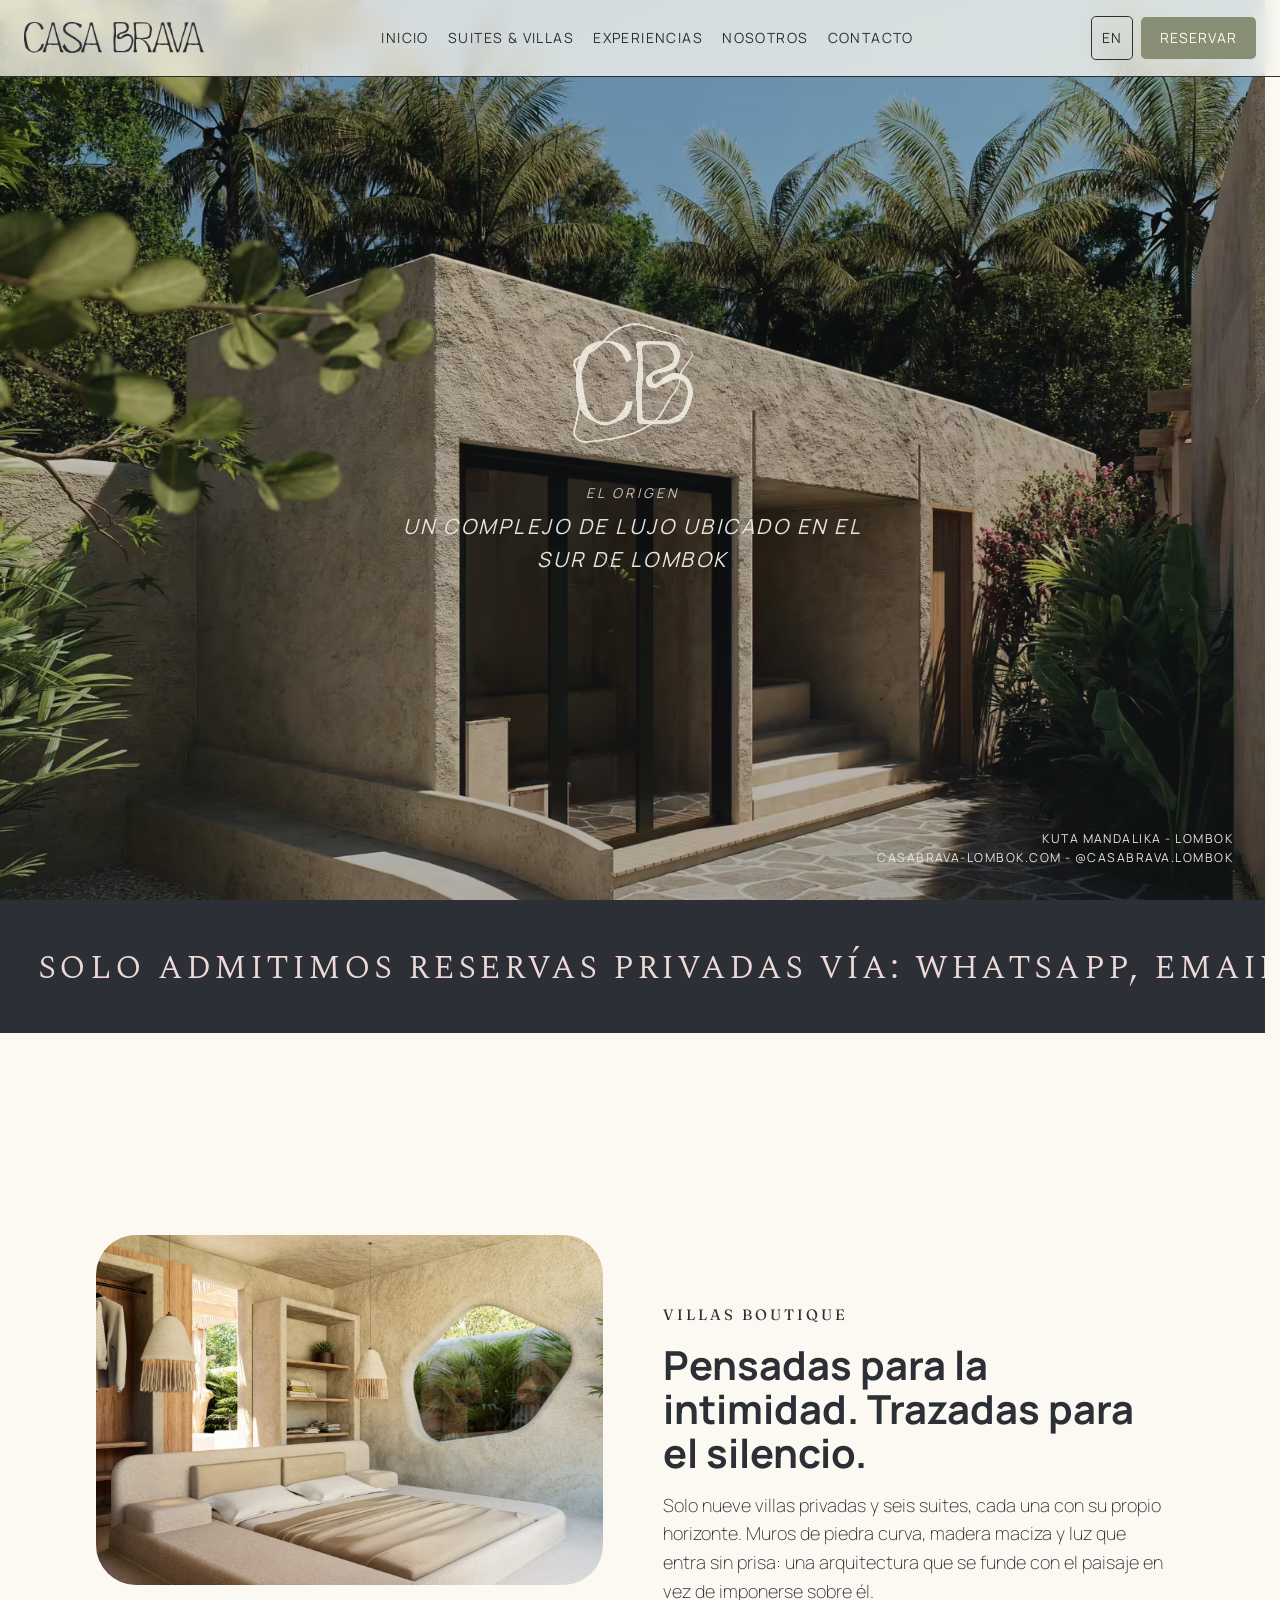
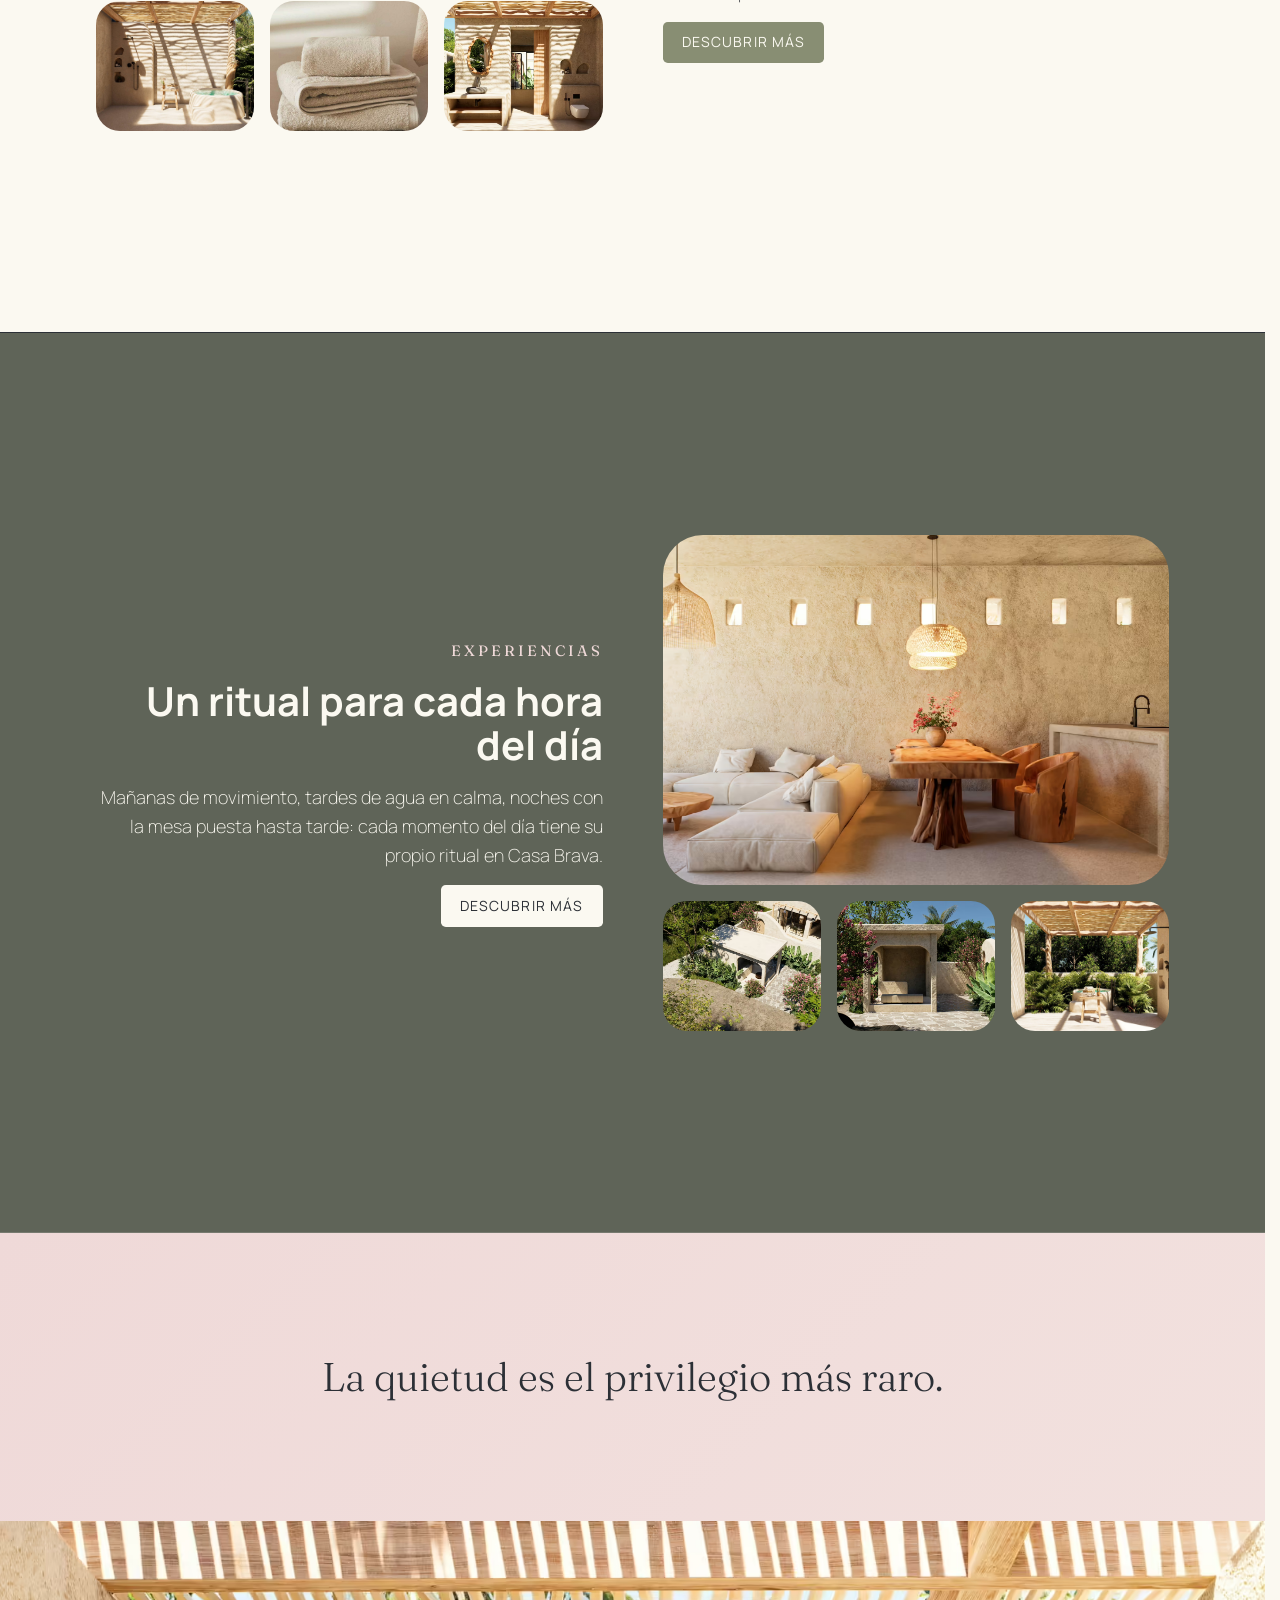
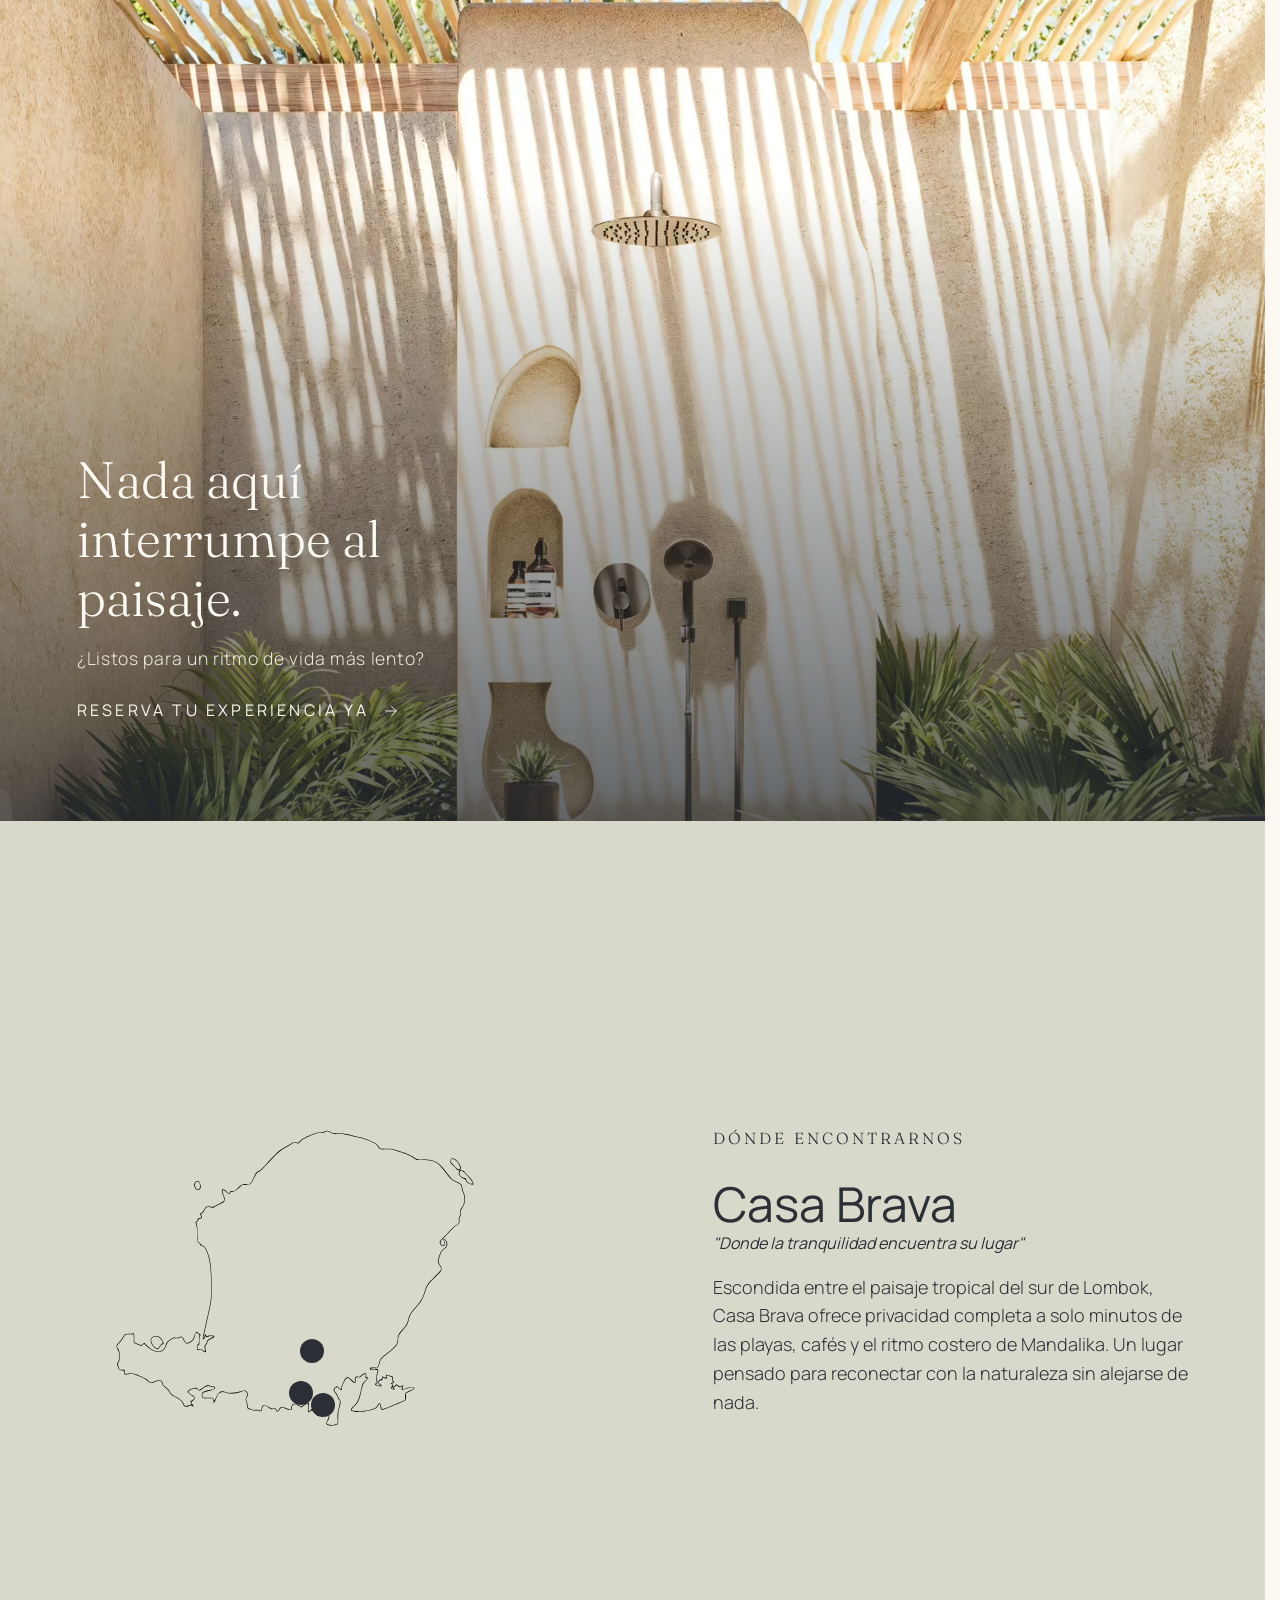
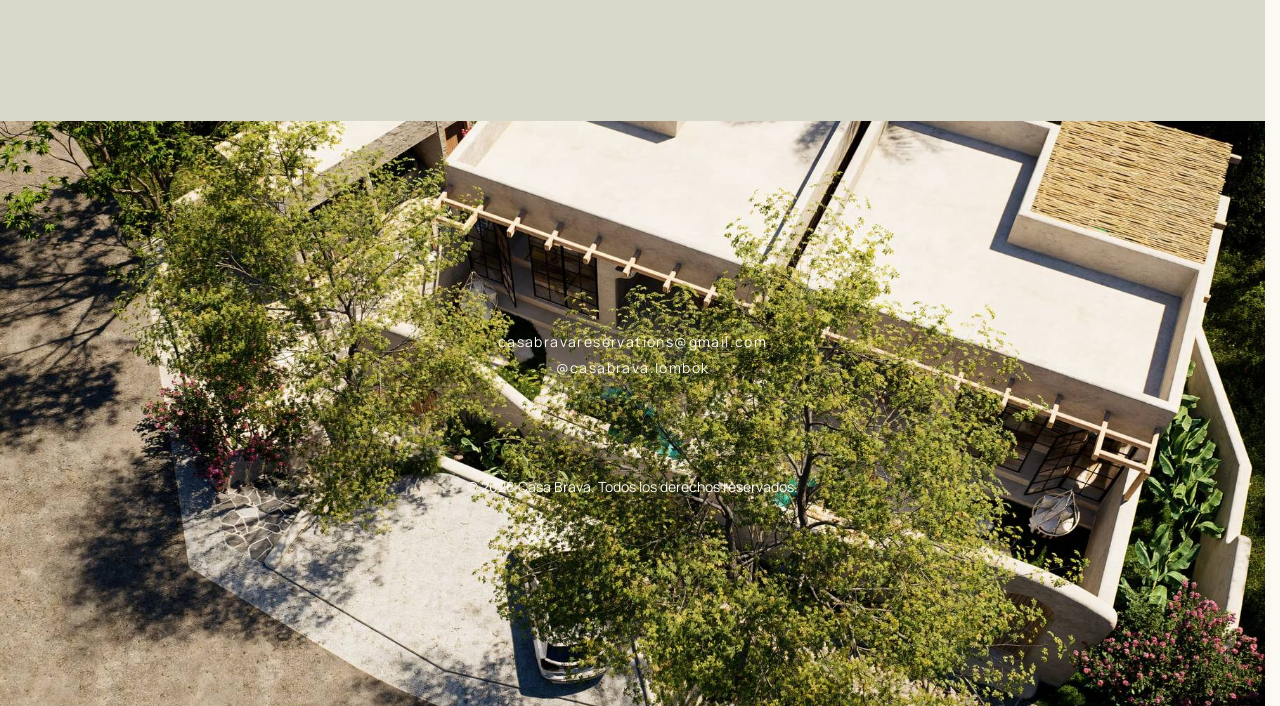
<file: index.html>
<!--
========================================================
Proyecto: Casa Brava
Autora: Marta Alarcón Rodríguez
Este proyecto ha sido desarrollado por la autora.
Durante el desarrollo se han utilizado herramientas
de Inteligencia Artificial (ChatGPT y Claude) como
apoyo para:
- revisión de código
- propuestas de diseño
- optimización de HTML, CSS y JavaScript
- copywriting
- detección de errores
- documentación
Todas las propuestas fueron revisadas, adaptadas
e integradas manualmente. Ver detalle completo en
la Memoria del proyecto, apartado "Uso de Inteligencia
Artificial".
========================================================
-->
<!DOCTYPE html>
<html lang="es">
<head>
    <meta charset="UTF-8">
    <meta name="viewport" content="width=device-width, initial-scale=1.0">
    <meta name="description" content="Casa Brava es un hotel boutique en Kuta Mandalika, Lombok. Villas privadas, suites de lujo y experiencias inmersas en la naturaleza.">
    <meta name="robots" content="index,follow">
    <title>Casa Brava | Boutique Hotel en Kuta Mandalika, Lombok</title>

    <link rel="icon" type="image/svg+xml" href="assets/icons/ISOTYPE/ISOTYPE.svg">

    <link rel="canonical" href="https://hellobymarta.github.io/casa-brava/">
    <link rel="alternate" hreflang="es" href="https://hellobymarta.github.io/casa-brava/">
    <link rel="alternate" hreflang="en" href="https://hellobymarta.github.io/casa-brava/en/">
    <link rel="alternate" hreflang="x-default" href="https://hellobymarta.github.io/casa-brava/">
    <meta property="og:type" content="website">
    <meta property="og:title" content="Casa Brava | Boutique Hotel en Kuta Mandalika, Lombok">
    <meta property="og:description" content="Villas privadas, suites de lujo y experiencias inmersas en la naturaleza en Lombok.">
    <meta property="og:image" content="https://hellobymarta.github.io/casa-brava/assets/images/home/CasaBrava-Hero.jpeg">
    <meta property="og:url" content="https://hellobymarta.github.io/casa-brava/">
    <meta name="title" content="Casa Brava | Boutique Hotel en Kuta Mandalika, Lombok">
    <meta name="twitter:card" content="summary_large_image">
    <meta name="twitter:url" content="https://hellobymarta.github.io/casa-brava/">
    <meta name="twitter:title" content="Casa Brava | Boutique Hotel en Kuta Mandalika, Lombok">
    <meta name="twitter:description" content="Villas privadas, suites de lujo y experiencias inmersas en la naturaleza en Lombok.">
    <meta name="twitter:image" content="https://hellobymarta.github.io/casa-brava/assets/images/home/CasaBrava-Hero.jpeg">

    <!-- Preconnect único para las tres familias tipográficas -->
    <link rel="preconnect" href="https://fonts.googleapis.com">
    <link rel="preconnect" href="https://fonts.gstatic.com" crossorigin>
    <!-- Spectral (peso 300) se usa exclusivamente en .Marquee-span (ver home.css);
         el resto del sitio usa Fraunces/Manrope -->
    <link href="https://fonts.googleapis.com/css2?family=Manrope:wght@200..800&family=Fraunces:opsz,wght@9..144,300..500&family=Spectral:wght@300&display=swap" rel="stylesheet">

    <!-- CSS: base compartida + estilos de Home -->
    <link rel="stylesheet" href="css/base.css">
    <link rel="stylesheet" href="css/home.css">

    <script src="js/main.js" defer></script>
    <script src="js/home.js" defer></script>
</head>

<body>
    <!-- Optimización SVG con Symbol -->
    <svg class="u-hidden" aria-hidden="true">
        <symbol id="icon-hamburger" viewBox="0 0 24 24" fill="none" stroke="currentColor" stroke-width="1" stroke-linecap="round" stroke-linejoin="round">
            <path d="M13 8c0-2.76-2.46-5-5.5-5S2 5.24 2 8h2l1-1 1 1h4"/>
            <path d="M13 7.14A5.82 5.82 0 0 1 16.5 6c3.04 0 5.5 2.24 5.5 5h-3l-1-1-1 1h-3"/>
            <path d="M5.89 9.71c-2.15 2.15-2.3 5.47-.35 7.43l4.24-4.25.7-.7.71-.71 2.12-2.12c-1.95-1.96-5.27-1.8-7.42.35"/>
            <path d="M11 15.5c.5 2.5-.17 4.5-1 6.5h4c2-5.5-.5-12-1-14"/>
        </symbol>
        <!-- Icono de flecha compartido con contact.html -->
        <symbol id="icon-arrow" viewBox="0 0 24 24" fill="none" stroke="currentColor" stroke-width="1.2" stroke-linecap="round" stroke-linejoin="round">
            <path d="M5 12h14"/>
            <path d="M13 6l6 6-6 6"/>
        </symbol>
    </svg>

    <!-- Overlay menú móvil -->
    <div class="MenuOverlay" aria-hidden="true"></div>

    <header class="Header">
        <h2 class="u-srOnly">Casa Brava, navegación principal</h2>

        <a href="index.html" class="Header-logoLink" aria-label="Ir al inicio" title="Casa Brava - Inicio">
            <img class="Header-logoImg" src="assets/icons/LOGO/LOGO-BLACK/LOGO-H1_BLACK.png" alt="Casa Brava Boutique Hotel logo" width="180" height="60">
        </a>

        <nav class="Header-nav" id="Main-menu" aria-label="Navegación principal">
            <ul class="Header-ul">
                <li class="Header-li"><a href="index.html" class="Header-a" title="Inicio" aria-current="page">Inicio</a></li>
                <li class="Header-li"><a href="html/villas-suites.html" class="Header-a" title="Suites y villas">Suites &amp; Villas</a></li>
                <li class="Header-li"><a href="html/experiences.html" class="Header-a" title="Experiencias">Experiencias</a></li>
                <li class="Header-li"><a href="html/about.html" class="Header-a" title="Sobre Casa Brava">Nosotros</a></li>
                <li class="Header-li"><a href="html/contact.html" class="Header-a" title="Contacto">Contacto</a></li>
            </ul>
        </nav>

        <button class="Header-hamburger" aria-label="Abrir menú de navegación" aria-controls="Main-menu" aria-expanded="false" title="Menú">
            <svg class="Header-icon" width="24" height="24">
                <use href="#icon-hamburger"></use>
            </svg>
        </button>

        <div class="Header-booking">
            <a href="en/index.html" class="LangSwitch" lang="en" hreflang="en" title="View this page in English" aria-label="View this page in English">EN</a>
            <a href="html/villas-suites.html" class="Button-book" title="Reservar">Reservar</a>
        </div>
    </header>

    <main class="Main">
        <!-- HERO -->
        <section class="Hero" id="hero" aria-labelledby="hero-title">
            <img src="assets/icons/ISOTYPE/ISOTYPE_WHITE.png" alt="" class="Hero-isoImg" width="120" height="120" aria-hidden="true">

            <picture>
                <source srcset="assets/images/home/CasaBrava-Hero.avif" type="image/avif">
                <source srcset="assets/images/home/CasaBrava-Hero.webp" type="image/webp">
                <img src="assets/images/home/CasaBrava-Hero.jpeg" alt="Fachada de Casa Brava con arquitectura contemporánea entre palmeras" class="Hero-img" width="1600" height="1200" fetchpriority="high">
            </picture>
            <!-- h1 visualmente oculto: mantiene un único h1 semántico para SEO/accesibilidad sin duplicar el titular visual -->
            <h1 class="u-srOnly" id="hero-title">Casa Brava Boutique Hotel</h1>

            <div class="Hero-subcontent">
                <p class="Hero-p">El origen</p>
                <p class="Hero-p">Un complejo de lujo ubicado en el sur de Lombok</p>
            </div>
            <div class="Hero-content">
                <p class="Hero-p Anexo">Kuta Mandalika - Lombok</p>
                <p class="Hero-p Anexo">casabrava-lombok.com - @casabrava.lombok</p>
            </div>

        </section>

        <!-- MARQUEE: banda decorativa/ambiental, marcada aria-hidden porque el mensaje
             ya está disponible en el formulario de contacto (contact.html). La animación
             se pausa al :hover en el CSS siguiendo el espíritu de WCAG 2.2.2 (el contenido
             en movimiento continuo debe poder detenerse). -->
        <div class="Marquee" aria-hidden="true">
            <div class="Marquee-row">
                <div class="Marquee-wrapper">
                    <span class="Marquee-span">solo admitimos reservas privadas vía: whatsapp, email o por teléfono</span>
                    <span class="Marquee-span">solo admitimos reservas privadas vía: whatsapp, email o por teléfono</span>
                </div>
                <div class="Marquee-wrapper">
                    <span class="Marquee-span">solo admitimos reservas privadas vía: whatsapp, email o por teléfono</span>
                    <span class="Marquee-span">solo admitimos reservas privadas vía: whatsapp, email o por teléfono</span>
                </div>
                <div class="Marquee-wrapper">
                    <span class="Marquee-span">solo admitimos reservas privadas vía: whatsapp, email o por teléfono</span>
                    <span class="Marquee-span">solo admitimos reservas privadas vía: whatsapp, email o por teléfono</span>
                </div>
            </div>
        </div>

        <!-- Feature Villas -->
        <section class="Feature Feature--villas">
            <div class="Feature-media">

                <button class="Feature-previewButton" data-image="assets/images/shared/carousel/CASABRAVA01.jpg" data-title="Villa privada" aria-label="Ver imagen de la villa">
                    <picture>
                        <source srcset="assets/images/shared/CASABRAVA01.avif" type="image/avif">
                        <source srcset="assets/images/shared/CASABRAVA01.webp" type="image/webp">
                        <img src="assets/images/shared/carousel/CASABRAVA01.jpg" alt="Dormitorio con ventana orgánica abierta al jardín tropical de Casa Brava" class="Feature-image" loading="lazy" width="800" height="350">
                    </picture>
                </button>

                <ul class="Feature-boxes">
<li class="Feature-boxesItem"><button class="Feature-previewButton" data-image="assets/images/shared/carousel/CASABRAVA20.jpg" data-title="Piscina privada" aria-label="Ver imagen de la piscina privada">
                        <img src="assets/images/shared/carousel/CASABRAVA20.jpg" alt="Piscina privada" loading="lazy" width="300" height="130" class="Feature-thumb">
                    </button></li>
<li class="Feature-boxesItem"><button class="Feature-previewButton" data-image="assets/images/home/CasaBrava-BrandTowels.jpg" data-title="Ropa de cama y toallas" aria-label="Ver imagen de la ropa de cama y toallas">
                        <img src="assets/images/home/CasaBrava-BrandTowels.jpg" alt="Ropa de cama y toallas" loading="lazy" width="300" height="130" class="Feature-thumb">
                    </button></li>
<li class="Feature-boxesItem"><button class="Feature-previewButton" data-image="assets/images/shared/carousel/CASABRAVA21.jpg" data-title="Baño y aseo" aria-label="Ver imagen del baño y aseo">
                        <picture>
                            <source srcset="assets/images/shared/CASABRAVA21.avif" type="image/avif">
                            <source srcset="assets/images/shared/CASABRAVA21.webp" type="image/webp">
                            <img src="assets/images/shared/carousel/CASABRAVA21.jpg" alt="Baño y aseo" loading="lazy" width="300" height="130" class="Feature-thumb">
                        </picture>
                    </button></li>
</ul>
            </div>

            <div class="Feature-content">
                <span class="Feature-subtitle">Villas boutique</span>
                <h2 class="Feature-title">Pensadas para la intimidad. Trazadas para el silencio.</h2>
                <p class="Feature-text">Solo nueve villas privadas y seis suites, cada una con su propio horizonte. Muros de piedra curva, madera maciza y luz que entra sin prisa: una arquitectura que se funde con el paisaje en vez de imponerse sobre él.</p>
                <a href="html/villas-suites.html" class="Feature-button" title="Descubrir más">Descubrir más</a>
            </div>
        </section>

        <!-- Feature Experiences -->
        <section class="Feature Feature--reverse">
            <div class="Feature-media">
                <button class="Feature-previewButton" data-image="assets/images/shared/carousel/CASABRAVA18.jpg" data-title="Experiencia de bienestar" aria-label="Ver imagen de la experiencia de bienestar">
                    <picture>
                        <source srcset="assets/images/shared/CASABRAVA18.avif" type="image/avif">
                        <source srcset="assets/images/shared/CASABRAVA18.webp" type="image/webp">
                        <img src="assets/images/shared/carousel/CASABRAVA18.jpg" alt="Salón con sofá bajo, mesa de centro y luz cálida de lámparas de fibra natural" class="Feature-image" loading="lazy" width="800" height="350">
                    </picture>
                </button>

                <ul class="Feature-boxes">
<li class="Feature-boxesItem"><button class="Feature-previewButton" data-image="assets/images/shared/carousel/CASABRAVA13.jpg" data-title="Terraza de Yoga" aria-label="Ver imagen de la terraza de yoga">
                        <picture>
                            <source srcset="assets/images/shared/CASABRAVA13.avif" type="image/avif">
                            <source srcset="assets/images/shared/CASABRAVA13.webp" type="image/webp">
                            <img src="assets/images/shared/carousel/CASABRAVA13.jpg" alt="Terraza de yoga" loading="lazy" width="300" height="130" class="Feature-thumb">
                        </picture>
                    </button></li>
<li class="Feature-boxesItem"><button class="Feature-previewButton" data-image="assets/images/shared/carousel/CASABRAVA14.jpg" data-title="Agua fría" aria-label="Ver imagen de la bañera de agua fría">
                        <picture>
                            <source srcset="assets/images/shared/CASABRAVA14.avif" type="image/avif">
                            <source srcset="assets/images/shared/CASABRAVA14.webp" type="image/webp">
                            <img src="assets/images/shared/carousel/CASABRAVA14.jpg" alt="Bañera de agua fría bajo la pérgola de bambú" loading="lazy" width="300" height="130" class="Feature-thumb">
                        </picture>
                    </button></li>
<li class="Feature-boxesItem"><button class="Feature-previewButton" data-image="assets/images/shared/carousel/CASABRAVA25.jpg" data-title="Jacuzzi" aria-label="Ver imagen del jacuzzi">
                        <img src="assets/images/shared/carousel/CASABRAVA25.jpg" alt="Jacuzzi de piedra bajo una pérgola natural en Casa Brava" loading="lazy" width="300" height="130" class="Feature-thumb">
                    </button></li>
</ul>
            </div>

            <div class="Feature-content Content--reverse">
                <span class="Feature-subtitle">Experiencias</span>
                <h2 class="Feature-title">Un ritual para cada hora del día</h2>
                <p class="Feature-text">Mañanas de movimiento, tardes de agua en calma, noches con la mesa puesta hasta tarde: cada momento del día tiene su propio ritual en Casa Brava.</p>
                <a href="html/experiences.html" class="Feature-button" title="Descubrir más">Descubrir más</a>
            </div>

        </section>

        <!-- INTERLUDIO: pausa editorial sin fotografía entre Experiences y Closing.
             El texto es contenido real (no decorativo), por lo que la sección es
             perceptible por lectores de pantalla. -->
        <section class="Interlude">
            <h2 class="u-srOnly">Una pausa</h2>
            <p class="Interlude-quote">La quietud es el privilegio más raro.</p>
        </section>

        <!-- PREVIEW: lightbox modal de las miniaturas Feature, controlado por js/home.js -->
        <div class="Preview" aria-hidden="true">
            <div class="Preview-backdrop"></div>
            <figure class="Preview-dialog" role="dialog" aria-modal="true" aria-label="Vista ampliada de la imagen">
                <button type="button" class="Preview-close" aria-label="Cerrar vista ampliada">&times;</button>
                <img alt="" class="Preview-image">
                <figcaption class="Preview-caption"></figcaption>
            </figure>
        </div>

        <!-- CLOSING: cierre fotográfico a pantalla completa antes del CTA final -->
        <section class="Closing">
            <h2 class="u-srOnly">Reserva tu experiencia</h2>
            <picture>
                <source srcset="assets/images/shared/CASABRAVA24.avif" type="image/avif">
                <source srcset="assets/images/shared/CASABRAVA24.webp" type="image/webp">
                <img src="assets/images/shared/carousel/CASABRAVA24.jpg" alt="Ducha exterior de piedra entre plantas tropicales en Casa Brava" class="Closing-img" width="1600" height="2133" loading="lazy">
            </picture>
            <div class="Closing-content">
                <p class="Container-p">Nada aquí interrumpe al paisaje.</p>
                <p class="Cta-p">¿Listos para un ritmo de vida más lento?</p>
                <a href="html/contact.html" class="Cta-button" title="Reserva tu experiencia ya">
                    <span>Reserva tu experiencia ya</span>
                    <svg class="Cta-buttonIcon" width="18" height="18" aria-hidden="true"><use href="#icon-arrow"></use></svg>
                </a>
            </div>
        </section>

        <!-- LOCATION -->
        <section class="Location">
            <div class="Location-map">
                <div class="Location-mapWrapper">
                      <img class="Location-mapSvg" src="assets/images/home/mapa-isla.svg" alt="Mapa de Mandalika con ubicaciones" loading="lazy" width="1163" height="789">

                        <ul class="Location-hotspots">
<li class="Location-hotspotsItem"><button class="Location-hotspot isActive" data-location="casa-brava" aria-label="Casa Brava">
                                <span class="Location-hotspotPulse"></span>
                                <span class="Location-hotspotCenter"></span>
                            </button></li>
<li class="Location-hotspotsItem"><button class="Location-hotspot" data-location="playas" aria-label="Playas">
                                <span class="Location-hotspotPulse"></span>
                                <span class="Location-hotspotCenter"></span>
                            </button></li>
<li class="Location-hotspotsItem"><button class="Location-hotspot" data-location="kuta" aria-label="Centro de Kuta">
                                <span class="Location-hotspotPulse"></span>
                                <span class="Location-hotspotCenter"></span>
                            </button></li>
</ul>

                        <!-- Tarjeta flotante con la información del punto activo en el mapa -->
                        <aside class="Location-preview">
                            <figure class="Location-previewFigure">
                                <img class="Location-previewImg" src="assets/images/home/casa-brava.jpg" alt="Casa Brava" width="1179" height="1418" loading="lazy">
                            </figure>
                            <div class="Location-previewBody">
                                <span class="Location-previewLabel">Casa Brava</span>
                            </div>
                        </aside>
                </div>
            </div>

            <div class="Location-content">
                <span class="Location-subtitulo">Dónde encontrarnos</span>

                <div id="info-casa-brava" class="Location-panel isActive">
                    <h2 class="Location-title">Casa Brava</h2>
                    <p class="Location-quote">"Donde la tranquilidad encuentra su lugar"</p>
                    <p class="Location-description">Escondida entre el paisaje tropical del sur de Lombok, Casa Brava ofrece privacidad completa a solo minutos de las playas, cafés y el ritmo costero de Mandalika. Un lugar pensado para reconectar con la naturaleza sin alejarse de nada.</p>
                </div>

                <div id="info-playas" class="Location-panel">
                    <h2 class="Location-title">Playas y surf</h2>
                    <p class="Location-quote">"Aguas turquesas, horizontes sin fin"</p>
                    <p class="Location-description">A un paso de Casa Brava: la arena blanca de Tanjung Aan, el ambiente relajado de Kuta Beach y las olas de nivel mundial de Gerupuk — cada tramo de costa muestra una cara distinta de Lombok.</p>
                </div>

                <div id="info-kuta" class="Location-panel">
                    <h2 class="Location-title">Centro de Kuta</h2>
                    <p class="Location-quote">"El corazón vivo de la isla"</p>
                    <p class="Location-description">A pocos minutos, Kuta invita a explorar su cultura de café, boutiques cuidadosamente seleccionadas y una escena gastronómica que mezcla sabores locales e internacionales.</p>
                </div>
            </div>
        </section>

    </main>

    <!-- FOOTER: fotografía panorámica de cierre, distinta en cada página del sitio -->
    <footer class="Footer">
        <img src="assets/images/shared/carousel/CASABRAVA02.jpg" alt="Vista aérea de Casa Brava entre la vegetación de Lombok" class="Footer-img" width="2560" height="1920" loading="lazy">
        <div class="Footer-wrapper">
            <div class="Footer-primary">
                <ul class="Footer-ul">
                    <li><a href="mailto:casabravareservations@gmail.com" class="Footer-link" title="Escribir un email a Casa Brava">casabravareservations@gmail.com</a></li>
                    <li><a href="https://www.instagram.com/casabrava.lombok/" class="Footer-link" target="_blank" rel="noopener noreferrer" title="@casabrava.lombok">@casabrava.lombok</a></li>
                </ul>
            </div>
            <div class="Footer-secondary">
                <p class="Footer-copy">&copy; 2026 Casa Brava. Todos los derechos reservados.</p>
            </div>
        </div>
    </footer>

</body>

</html>
</file>
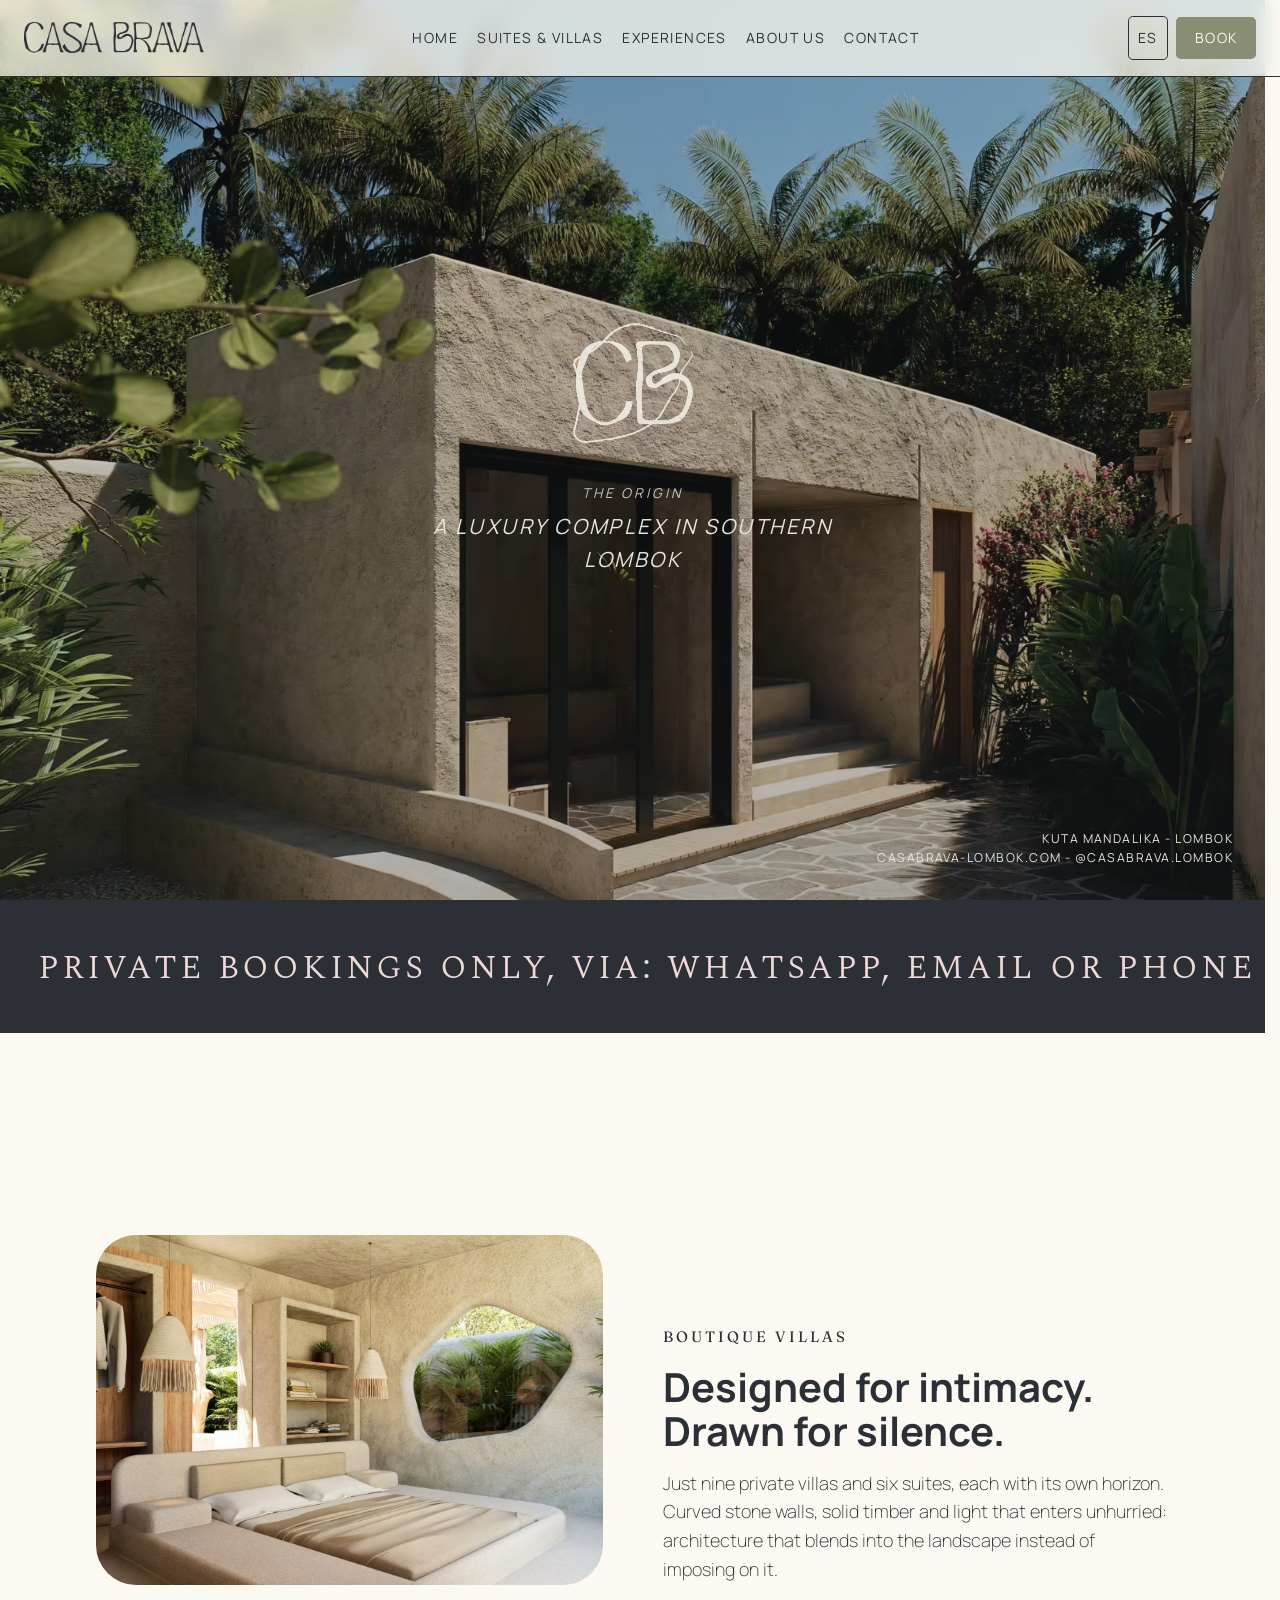
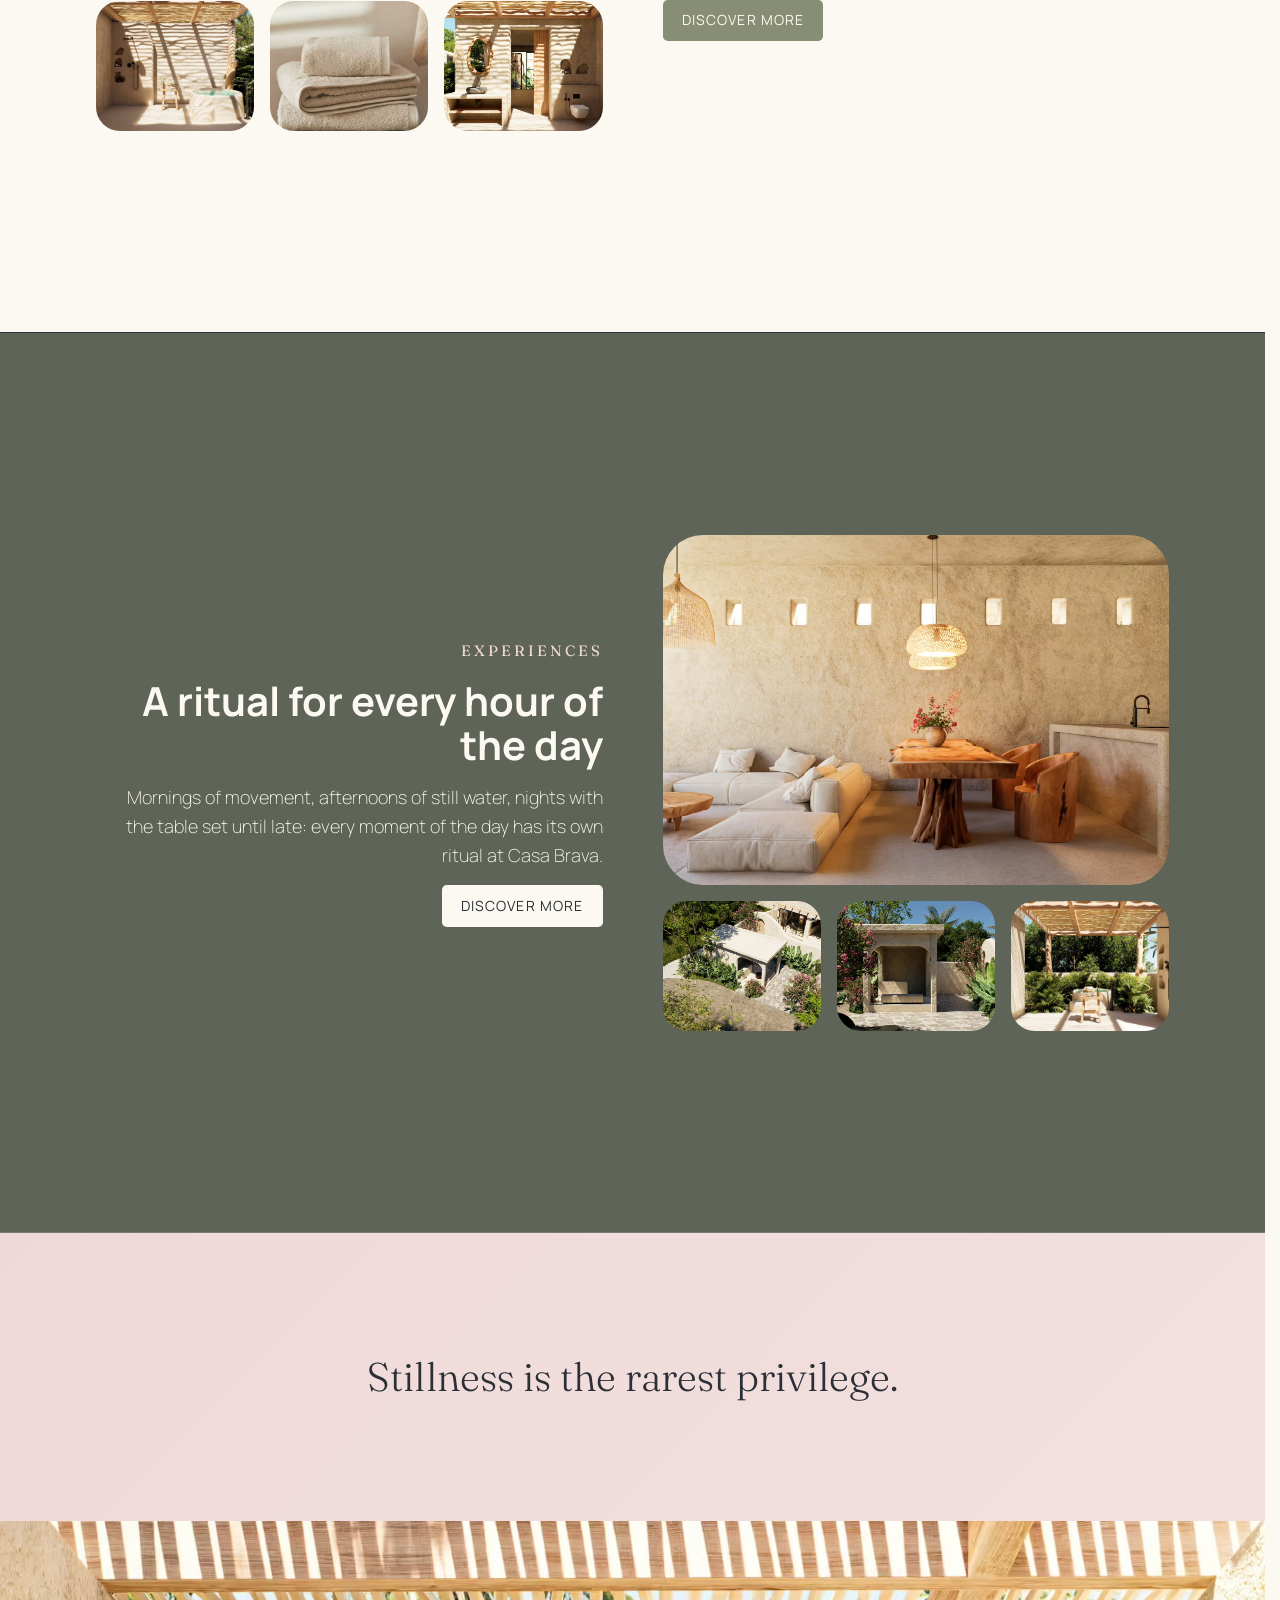
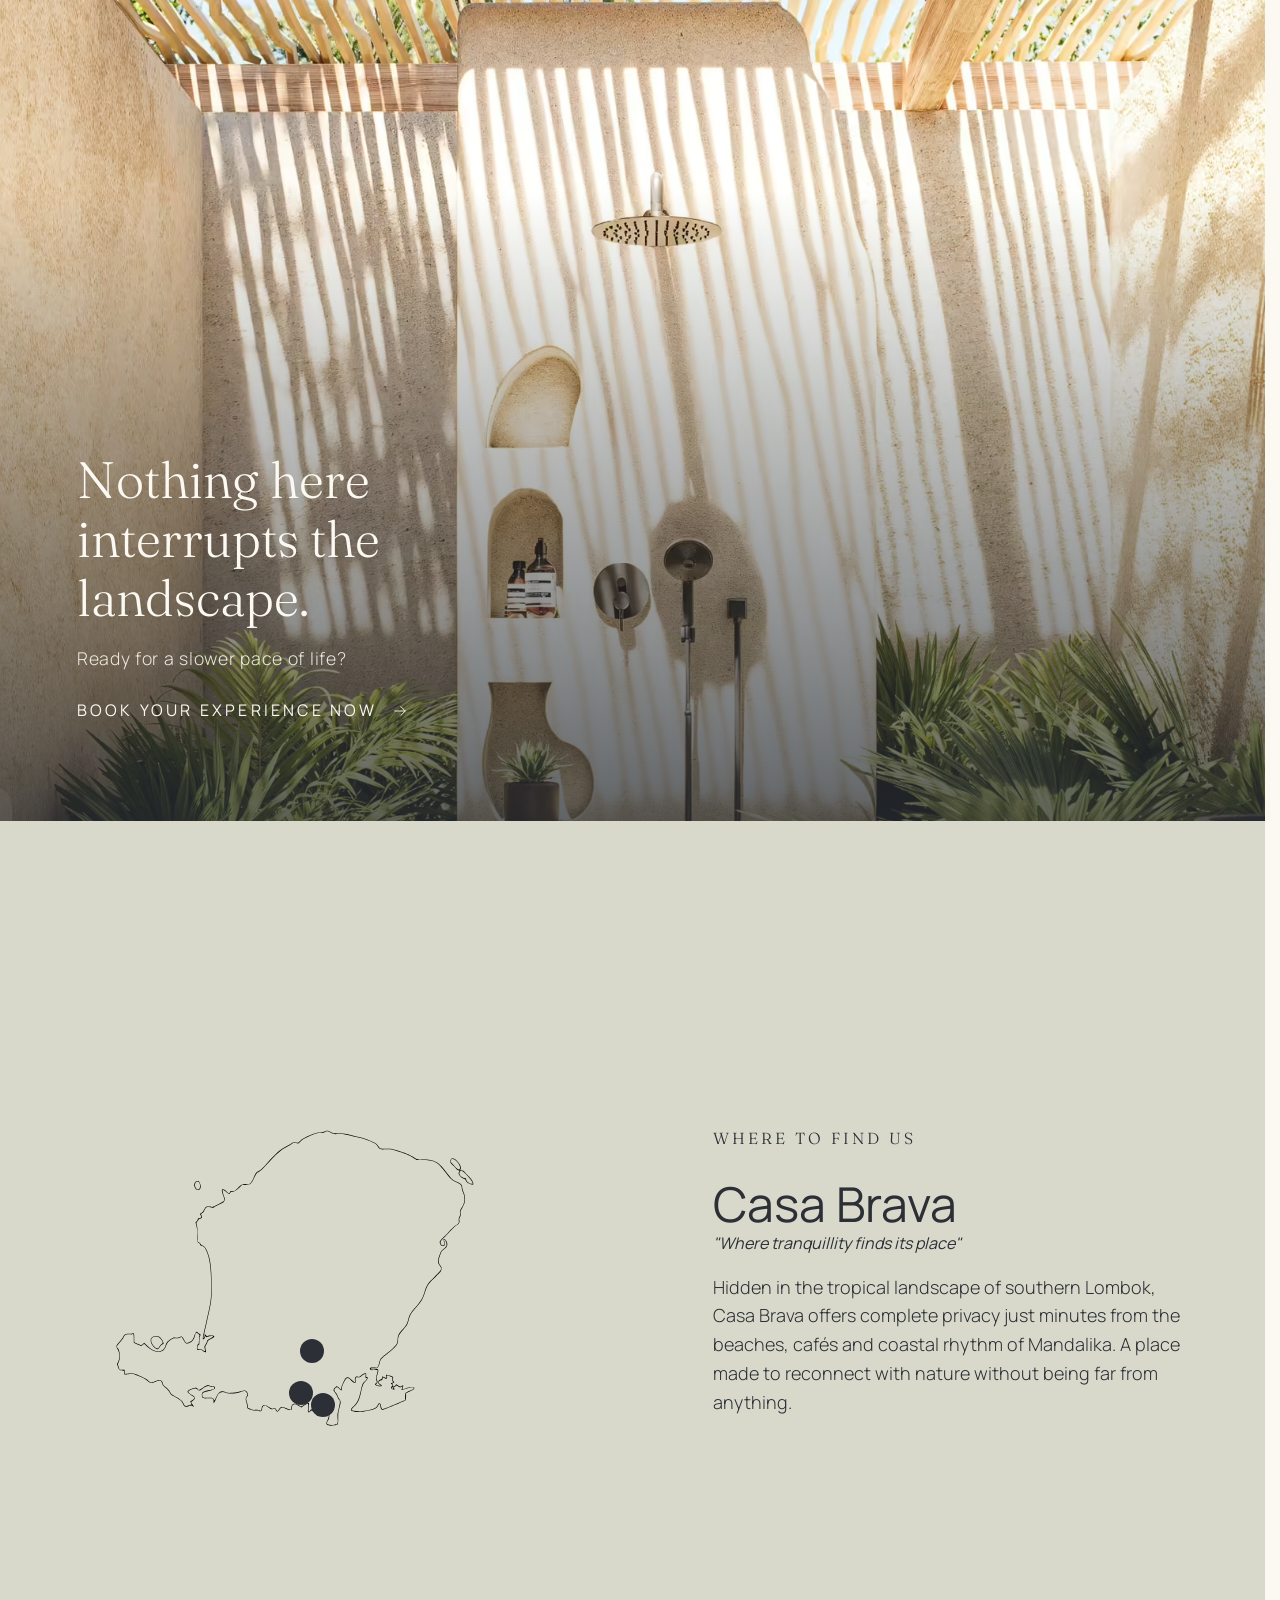
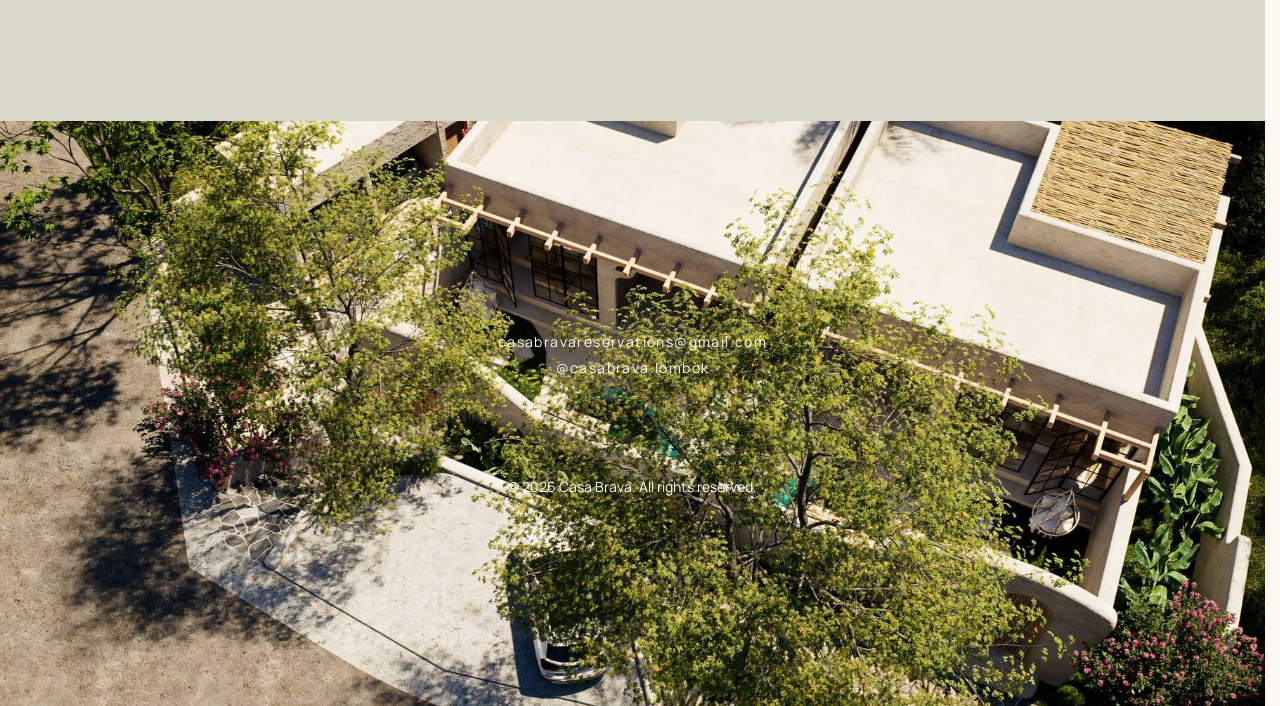
<file: en/index.html>
<!--
========================================================
Proyecto: Casa Brava
Autora: Marta Alarcón Rodríguez
Este proyecto ha sido desarrollado por la autora.
Durante el desarrollo se han utilizado herramientas
de Inteligencia Artificial (ChatGPT y Claude) como
apoyo para:
- revisión de código
- propuestas de diseño
- optimización de HTML, CSS y JavaScript
- copywriting
- detección de errores
- documentación
Todas las propuestas fueron revisadas, adaptadas
e integradas manualmente. Ver detalle completo en
la Memoria del proyecto, apartado "Uso de Inteligencia
Artificial".
========================================================
-->
<!DOCTYPE html>
<html lang="en">
<head>
    <meta charset="UTF-8">
    <meta name="viewport" content="width=device-width, initial-scale=1.0">
    <meta name="description" content="Casa Brava is a boutique hotel in Kuta Mandalika, Lombok. Private villas, luxury suites and experiences immersed in nature.">
    <meta name="robots" content="index,follow">
    <title>Casa Brava | Boutique Hotel in Kuta Mandalika, Lombok</title>

    <link rel="icon" type="image/svg+xml" href="../assets/icons/ISOTYPE/ISOTYPE.svg">

    <link rel="canonical" href="https://hellobymarta.github.io/casa-brava/en/">
    <link rel="alternate" hreflang="es" href="https://hellobymarta.github.io/casa-brava/">
    <link rel="alternate" hreflang="en" href="https://hellobymarta.github.io/casa-brava/en/">
    <link rel="alternate" hreflang="x-default" href="https://hellobymarta.github.io/casa-brava/">
    <meta property="og:type" content="website">
    <meta property="og:title" content="Casa Brava | Boutique Hotel in Kuta Mandalika, Lombok">
    <meta property="og:description" content="Private villas, luxury suites and experiences immersed in nature in Lombok.">
    <meta property="og:image" content="https://hellobymarta.github.io/casa-brava/assets/images/home/CasaBrava-Hero.jpeg">
    <meta property="og:url" content="https://hellobymarta.github.io/casa-brava/en/">
    <meta name="title" content="Casa Brava | Boutique Hotel in Kuta Mandalika, Lombok">
    <meta name="twitter:card" content="summary_large_image">
    <meta name="twitter:url" content="https://hellobymarta.github.io/casa-brava/en/">
    <meta name="twitter:title" content="Casa Brava | Boutique Hotel in Kuta Mandalika, Lombok">
    <meta name="twitter:description" content="Private villas, luxury suites and experiences immersed in nature in Lombok.">
    <meta name="twitter:image" content="https://hellobymarta.github.io/casa-brava/assets/images/home/CasaBrava-Hero.jpeg">

    <!-- Preconnect único para las tres familias tipográficas -->
    <link rel="preconnect" href="https://fonts.googleapis.com">
    <link rel="preconnect" href="https://fonts.gstatic.com" crossorigin>
    <!-- Spectral (peso 300) se usa exclusivamente en .Marquee-span (ver home.css);
         el resto del sitio usa Fraunces/Manrope -->
    <link href="https://fonts.googleapis.com/css2?family=Manrope:wght@200..800&family=Fraunces:opsz,wght@9..144,300..500&family=Spectral:wght@300&display=swap" rel="stylesheet">

    <!-- CSS: base compartida + estilos de Home -->
    <link rel="stylesheet" href="../css/base.css">
    <link rel="stylesheet" href="../css/home.css">

    <script src="../js/main.js" defer></script>
    <script src="../js/home.js" defer></script>
</head>

<body>
    <!-- Optimización SVG con Symbol -->
    <svg class="u-hidden" aria-hidden="true">
        <symbol id="icon-hamburger" viewBox="0 0 24 24" fill="none" stroke="currentColor" stroke-width="1" stroke-linecap="round" stroke-linejoin="round">
            <path d="M13 8c0-2.76-2.46-5-5.5-5S2 5.24 2 8h2l1-1 1 1h4"/>
            <path d="M13 7.14A5.82 5.82 0 0 1 16.5 6c3.04 0 5.5 2.24 5.5 5h-3l-1-1-1 1h-3"/>
            <path d="M5.89 9.71c-2.15 2.15-2.3 5.47-.35 7.43l4.24-4.25.7-.7.71-.71 2.12-2.12c-1.95-1.96-5.27-1.8-7.42.35"/>
            <path d="M11 15.5c.5 2.5-.17 4.5-1 6.5h4c2-5.5-.5-12-1-14"/>
        </symbol>
        <!-- Icono de flecha compartido con contact.html -->
        <symbol id="icon-arrow" viewBox="0 0 24 24" fill="none" stroke="currentColor" stroke-width="1.2" stroke-linecap="round" stroke-linejoin="round">
            <path d="M5 12h14"/>
            <path d="M13 6l6 6-6 6"/>
        </symbol>
    </svg>

    <!-- Overlay menú móvil -->
    <div class="MenuOverlay" aria-hidden="true"></div>

    <header class="Header">
        <h2 class="u-srOnly">Casa Brava, main navigation</h2>

        <a href="index.html" class="Header-logoLink" aria-label="Go to home page" title="Casa Brava - Home">
            <img class="Header-logoImg" src="../assets/icons/LOGO/LOGO-BLACK/LOGO-H1_BLACK.png" alt="Casa Brava Boutique Hotel logo" width="180" height="60">
        </a>

        <nav class="Header-nav" id="Main-menu" aria-label="Main navigation">
            <ul class="Header-ul">
                <li class="Header-li"><a href="index.html" class="Header-a" title="Home" aria-current="page">Home</a></li>
                <li class="Header-li"><a href="html/villas-suites.html" class="Header-a" title="Suites and villas">Suites &amp; Villas</a></li>
                <li class="Header-li"><a href="html/experiences.html" class="Header-a" title="Experiences">Experiences</a></li>
                <li class="Header-li"><a href="html/about.html" class="Header-a" title="About Casa Brava">About us</a></li>
                <li class="Header-li"><a href="html/contact.html" class="Header-a" title="Contact">Contact</a></li>
            </ul>
        </nav>

        <button class="Header-hamburger" aria-label="Open navigation menu" aria-controls="Main-menu" aria-expanded="false" title="Menu">
            <svg class="Header-icon" width="24" height="24">
                <use href="#icon-hamburger"></use>
            </svg>
        </button>

        <div class="Header-booking">
            <a href="../index.html" class="LangSwitch" lang="es" hreflang="es" title="Ver esta página en español" aria-label="Ver esta página en español">ES</a>
            <a href="html/villas-suites.html" class="Button-book" title="Book">Book</a>
        </div>
    </header>

    <main class="Main">
        <!-- HERO -->
        <section class="Hero" id="hero" aria-labelledby="hero-title">
            <img src="../assets/icons/ISOTYPE/ISOTYPE_WHITE.png" alt="" class="Hero-isoImg" width="120" height="120" aria-hidden="true">

            <picture>
                <source srcset="../assets/images/home/CasaBrava-Hero.avif" type="image/avif">
                <source srcset="../assets/images/home/CasaBrava-Hero.webp" type="image/webp">
                <img src="../assets/images/home/CasaBrava-Hero.jpeg" alt="Casa Brava facade with contemporary architecture among palm trees" class="Hero-img" width="1600" height="1200" fetchpriority="high">
            </picture>
            <!-- h1 visualmente oculto: mantiene un único h1 semántico para SEO/accesibilidad sin duplicar el titular visual -->
            <h1 class="u-srOnly" id="hero-title">Casa Brava Boutique Hotel</h1>

            <div class="Hero-subcontent">
                <p class="Hero-p">The origin</p>
                <p class="Hero-p">A luxury complex in southern Lombok</p>
            </div>
            <div class="Hero-content">
                <p class="Hero-p Anexo">Kuta Mandalika - Lombok</p>
                <p class="Hero-p Anexo">casabrava-lombok.com - @casabrava.lombok</p>
            </div>

        </section>

        <!-- MARQUEE: banda decorativa/ambiental, marcada aria-hidden porque el mensaje
             ya está disponible en el formulario de contacto (contact.html). La animación
             se pausa al :hover en el CSS siguiendo el espíritu de WCAG 2.2.2 (el contenido
             en movimiento continuo debe poder detenerse). -->
        <div class="Marquee" aria-hidden="true">
            <div class="Marquee-row">
                <div class="Marquee-wrapper">
                    <span class="Marquee-span">private bookings only, via: whatsapp, email or phone</span>
                    <span class="Marquee-span">private bookings only, via: whatsapp, email or phone</span>
                </div>
                <div class="Marquee-wrapper">
                    <span class="Marquee-span">private bookings only, via: whatsapp, email or phone</span>
                    <span class="Marquee-span">private bookings only, via: whatsapp, email or phone</span>
                </div>
                <div class="Marquee-wrapper">
                    <span class="Marquee-span">private bookings only, via: whatsapp, email or phone</span>
                    <span class="Marquee-span">private bookings only, via: whatsapp, email or phone</span>
                </div>
            </div>
        </div>

        <!-- Feature Villas -->
        <section class="Feature Feature--villas">
            <div class="Feature-media">

                <button class="Feature-previewButton" data-image="assets/images/shared/carousel/CASABRAVA01.jpg" data-title="Private villa" aria-label="View villa image">
                    <picture>
                        <source srcset="../assets/images/shared/CASABRAVA01.avif" type="image/avif">
                        <source srcset="../assets/images/shared/CASABRAVA01.webp" type="image/webp">
                        <img src="../assets/images/shared/carousel/CASABRAVA01.jpg" alt="Bedroom with an organic window opening onto Casa Brava's tropical garden" class="Feature-image" loading="lazy" width="800" height="350">
                    </picture>
                </button>

                <ul class="Feature-boxes">
<li class="Feature-boxesItem"><button class="Feature-previewButton" data-image="assets/images/shared/carousel/CASABRAVA20.jpg" data-title="Private pool" aria-label="View private pool image">
                        <img src="../assets/images/shared/carousel/CASABRAVA20.jpg" alt="Private pool" loading="lazy" width="300" height="130" class="Feature-thumb">
                    </button></li>
<li class="Feature-boxesItem"><button class="Feature-previewButton" data-image="assets/images/home/CasaBrava-BrandTowels.jpg" data-title="Bed linen and towels" aria-label="View bed linen and towels image">
                        <img src="../assets/images/home/CasaBrava-BrandTowels.jpg" alt="Bed linen and towels" loading="lazy" width="300" height="130" class="Feature-thumb">
                    </button></li>
<li class="Feature-boxesItem"><button class="Feature-previewButton" data-image="assets/images/shared/carousel/CASABRAVA21.jpg" data-title="Bathroom" aria-label="View bathroom image">
                        <picture>
                            <source srcset="../assets/images/shared/CASABRAVA21.avif" type="image/avif">
                            <source srcset="../assets/images/shared/CASABRAVA21.webp" type="image/webp">
                            <img src="../assets/images/shared/carousel/CASABRAVA21.jpg" alt="Bathroom" loading="lazy" width="300" height="130" class="Feature-thumb">
                        </picture>
                    </button></li>
</ul>
            </div>

            <div class="Feature-content">
                <span class="Feature-subtitle">Boutique villas</span>
                <h2 class="Feature-title">Designed for intimacy. Drawn for silence.</h2>
                <p class="Feature-text">Just nine private villas and six suites, each with its own horizon. Curved stone walls, solid timber and light that enters unhurried: architecture that blends into the landscape instead of imposing on it.</p>
                <a href="html/villas-suites.html" class="Feature-button" title="Discover more">Discover more</a>
            </div>
        </section>

        <!-- Feature Experiences -->
        <section class="Feature Feature--reverse">
            <div class="Feature-media">
                <button class="Feature-previewButton" data-image="assets/images/shared/carousel/CASABRAVA18.jpg" data-title="Wellness experience" aria-label="View wellness experience image">
                    <picture>
                        <source srcset="../assets/images/shared/CASABRAVA18.avif" type="image/avif">
                        <source srcset="../assets/images/shared/CASABRAVA18.webp" type="image/webp">
                        <img src="../assets/images/shared/carousel/CASABRAVA18.jpg" alt="Living room with a low sofa, coffee table and warm light from natural-fibre lamps" class="Feature-image" loading="lazy" width="800" height="350">
                    </picture>
                </button>

                <ul class="Feature-boxes">
<li class="Feature-boxesItem"><button class="Feature-previewButton" data-image="assets/images/shared/carousel/CASABRAVA13.jpg" data-title="Yoga terrace" aria-label="View yoga terrace image">
                        <picture>
                            <source srcset="../assets/images/shared/CASABRAVA13.avif" type="image/avif">
                            <source srcset="../assets/images/shared/CASABRAVA13.webp" type="image/webp">
                            <img src="../assets/images/shared/carousel/CASABRAVA13.jpg" alt="Yoga terrace" loading="lazy" width="300" height="130" class="Feature-thumb">
                        </picture>
                    </button></li>
<li class="Feature-boxesItem"><button class="Feature-previewButton" data-image="assets/images/shared/carousel/CASABRAVA14.jpg" data-title="Cold plunge" aria-label="View cold plunge tub image">
                        <picture>
                            <source srcset="../assets/images/shared/CASABRAVA14.avif" type="image/avif">
                            <source srcset="../assets/images/shared/CASABRAVA14.webp" type="image/webp">
                            <img src="../assets/images/shared/carousel/CASABRAVA14.jpg" alt="Cold plunge tub under the bamboo pergola" loading="lazy" width="300" height="130" class="Feature-thumb">
                        </picture>
                    </button></li>
<li class="Feature-boxesItem"><button class="Feature-previewButton" data-image="assets/images/shared/carousel/CASABRAVA25.jpg" data-title="Jacuzzi" aria-label="View jacuzzi image">
                        <img src="../assets/images/shared/carousel/CASABRAVA25.jpg" alt="Stone jacuzzi under a natural pergola at Casa Brava" loading="lazy" width="300" height="130" class="Feature-thumb">
                    </button></li>
</ul>
            </div>

            <div class="Feature-content Content--reverse">
                <span class="Feature-subtitle">Experiences</span>
                <h2 class="Feature-title">A ritual for every hour of the day</h2>
                <p class="Feature-text">Mornings of movement, afternoons of still water, nights with the table set until late: every moment of the day has its own ritual at Casa Brava.</p>
                <a href="html/experiences.html" class="Feature-button" title="Discover more">Discover more</a>
            </div>

        </section>

        <!-- INTERLUDIO: pausa editorial sin fotografía entre Experiences y Closing.
             El texto es contenido real (no decorativo), por lo que la sección es
             perceptible por lectores de pantalla. -->
        <section class="Interlude">
            <h2 class="u-srOnly">A pause</h2>
            <p class="Interlude-quote">Stillness is the rarest privilege.</p>
        </section>

        <!-- PREVIEW: lightbox modal de las miniaturas Feature, controlado por js/home.js -->
        <div class="Preview" aria-hidden="true">
            <div class="Preview-backdrop"></div>
            <figure class="Preview-dialog" role="dialog" aria-modal="true" aria-label="Enlarged image view">
                <button type="button" class="Preview-close" aria-label="Close enlarged view">&times;</button>
                <img alt="" class="Preview-image">
                <figcaption class="Preview-caption"></figcaption>
            </figure>
        </div>

        <!-- CLOSING: cierre fotográfico a pantalla completa antes del CTA final -->
        <section class="Closing">
            <h2 class="u-srOnly">Book your experience</h2>
            <picture>
                <source srcset="../assets/images/shared/CASABRAVA24.avif" type="image/avif">
                <source srcset="../assets/images/shared/CASABRAVA24.webp" type="image/webp">
                <img src="../assets/images/shared/carousel/CASABRAVA24.jpg" alt="Stone outdoor shower among tropical plants at Casa Brava" class="Closing-img" width="1600" height="2133" loading="lazy">
            </picture>
            <div class="Closing-content">
                <p class="Container-p">Nothing here interrupts the landscape.</p>
                <p class="Cta-p">Ready for a slower pace of life?</p>
                <a href="html/contact.html" class="Cta-button" title="Book your experience now">
                    <span>Book your experience now</span>
                    <svg class="Cta-buttonIcon" width="18" height="18" aria-hidden="true"><use href="#icon-arrow"></use></svg>
                </a>
            </div>
        </section>

        <!-- LOCATION -->
        <section class="Location">
            <div class="Location-map">
                <div class="Location-mapWrapper">
                      <img class="Location-mapSvg" src="../assets/images/home/mapa-isla.svg" alt="Map of Mandalika with locations" loading="lazy" width="1163" height="789">

                        <ul class="Location-hotspots">
<li class="Location-hotspotsItem"><button class="Location-hotspot isActive" data-location="casa-brava" aria-label="Casa Brava">
                                <span class="Location-hotspotPulse"></span>
                                <span class="Location-hotspotCenter"></span>
                            </button></li>
<li class="Location-hotspotsItem"><button class="Location-hotspot" data-location="playas" aria-label="Beaches">
                                <span class="Location-hotspotPulse"></span>
                                <span class="Location-hotspotCenter"></span>
                            </button></li>
<li class="Location-hotspotsItem"><button class="Location-hotspot" data-location="kuta" aria-label="Kuta town centre">
                                <span class="Location-hotspotPulse"></span>
                                <span class="Location-hotspotCenter"></span>
                            </button></li>
</ul>

                        <!-- Tarjeta flotante con la información del punto activo en el mapa -->
                        <aside class="Location-preview">
                            <figure class="Location-previewFigure">
                                <img class="Location-previewImg" src="../assets/images/home/casa-brava.jpg" alt="Casa Brava" width="1179" height="1418" loading="lazy">
                            </figure>
                            <div class="Location-previewBody">
                                <span class="Location-previewLabel">Casa Brava</span>
                            </div>
                        </aside>
                </div>
            </div>

            <div class="Location-content">
                <span class="Location-subtitulo">Where to find us</span>

                <div id="info-casa-brava" class="Location-panel isActive">
                    <h2 class="Location-title">Casa Brava</h2>
                    <p class="Location-quote">"Where tranquillity finds its place"</p>
                    <p class="Location-description">Hidden in the tropical landscape of southern Lombok, Casa Brava offers complete privacy just minutes from the beaches, cafés and coastal rhythm of Mandalika. A place made to reconnect with nature without being far from anything.</p>
                </div>

                <div id="info-playas" class="Location-panel">
                    <h2 class="Location-title">Beaches and surf</h2>
                    <p class="Location-quote">"Turquoise waters, endless horizons"</p>
                    <p class="Location-description">Steps from Casa Brava: the white sand of Tanjung Aan, the relaxed vibe of Kuta Beach and the world-class waves of Gerupuk — every stretch of coast shows a different face of Lombok.</p>
                </div>

                <div id="info-kuta" class="Location-panel">
                    <h2 class="Location-title">Kuta town centre</h2>
                    <p class="Location-quote">"The living heart of the island"</p>
                    <p class="Location-description">Just minutes away, Kuta invites you to explore its café culture, carefully curated boutiques and a food scene that blends local and international flavours.</p>
                </div>
            </div>
        </section>

    </main>

    <!-- FOOTER: fotografía panorámica de cierre, distinta en cada página del sitio -->
    <footer class="Footer">
        <img src="../assets/images/shared/carousel/CASABRAVA02.jpg" alt="Aerial view of Casa Brava among Lombok's vegetation" class="Footer-img" width="2560" height="1920" loading="lazy">
        <div class="Footer-wrapper">
            <div class="Footer-primary">
                <ul class="Footer-ul">
                    <li><a href="mailto:casabravareservations@gmail.com" class="Footer-link" title="Email Casa Brava">casabravareservations@gmail.com</a></li>
                    <li><a href="https://www.instagram.com/casabrava.lombok/" class="Footer-link" target="_blank" rel="noopener noreferrer" title="@casabrava.lombok">@casabrava.lombok</a></li>
                </ul>
            </div>
            <div class="Footer-secondary">
                <p class="Footer-copy">&copy; 2026 Casa Brava. All rights reserved.</p>
            </div>
        </div>
    </footer>

</body>

</html>
</file>
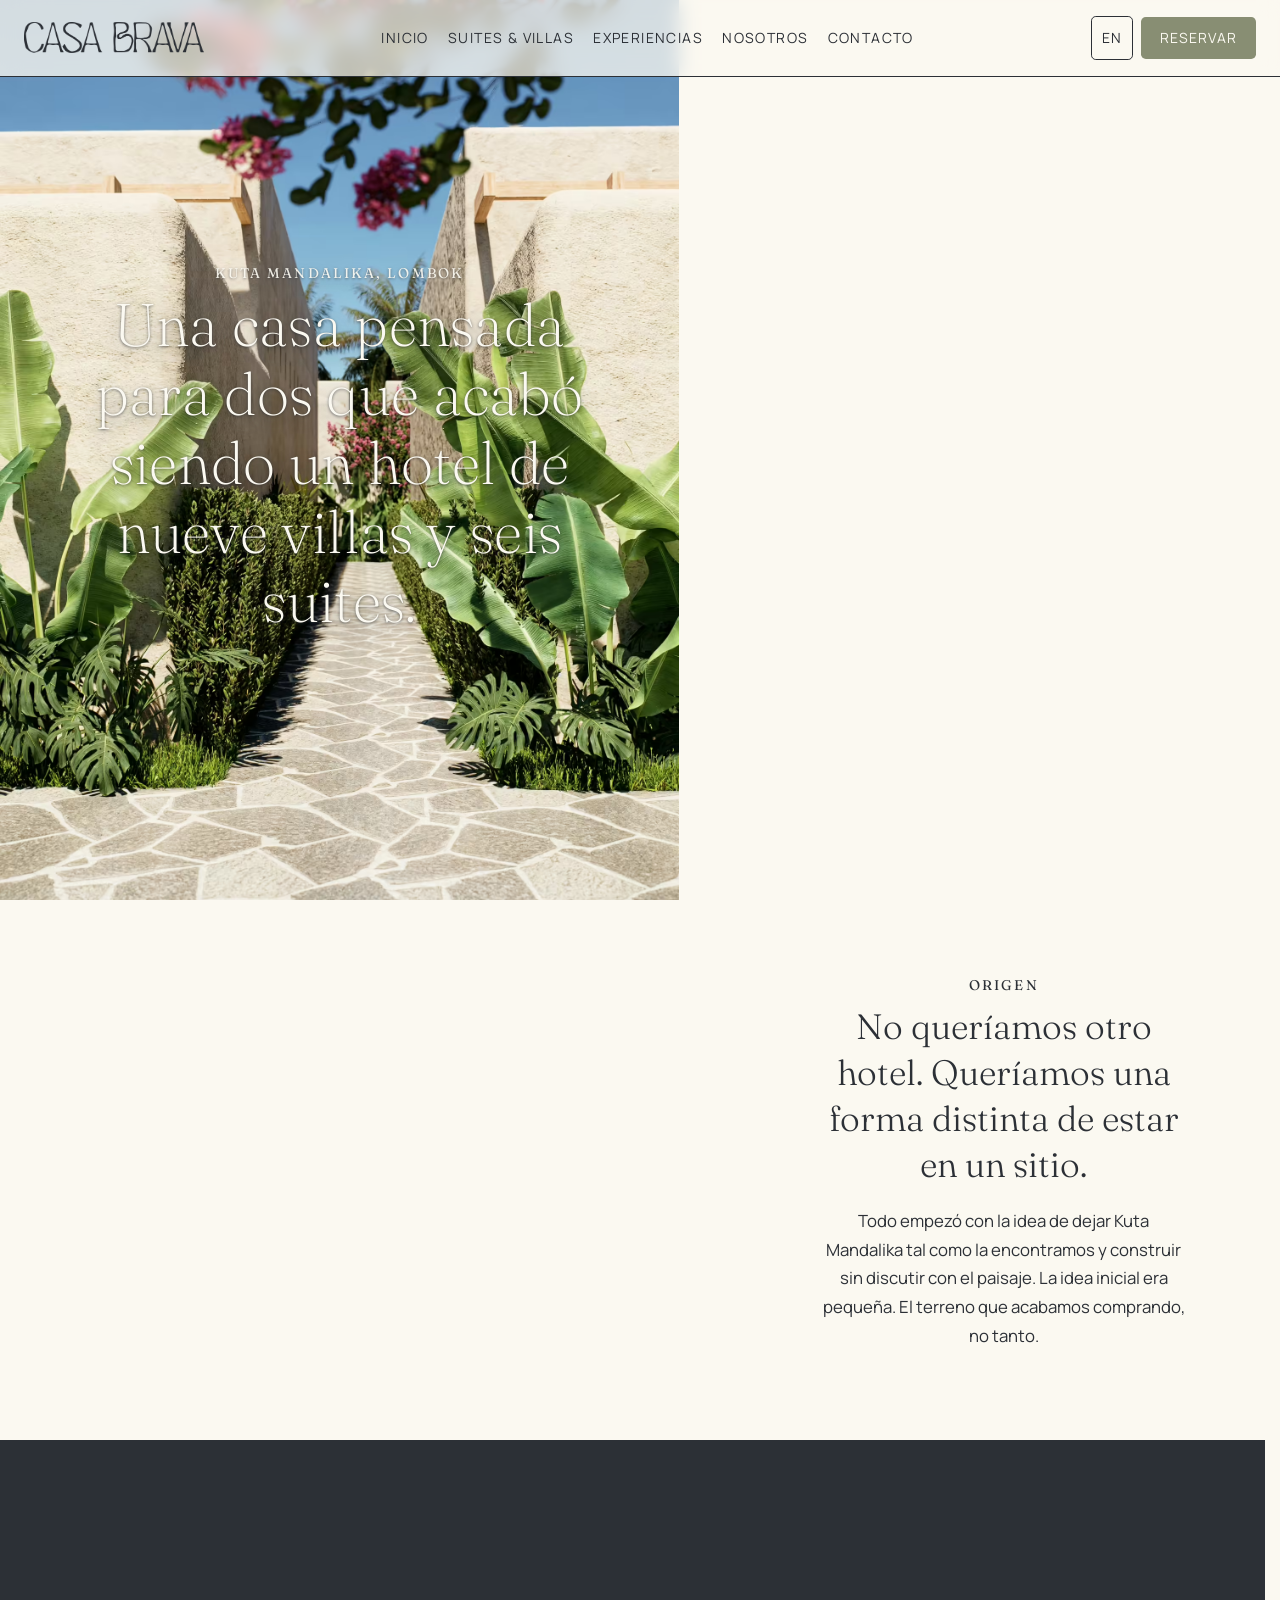
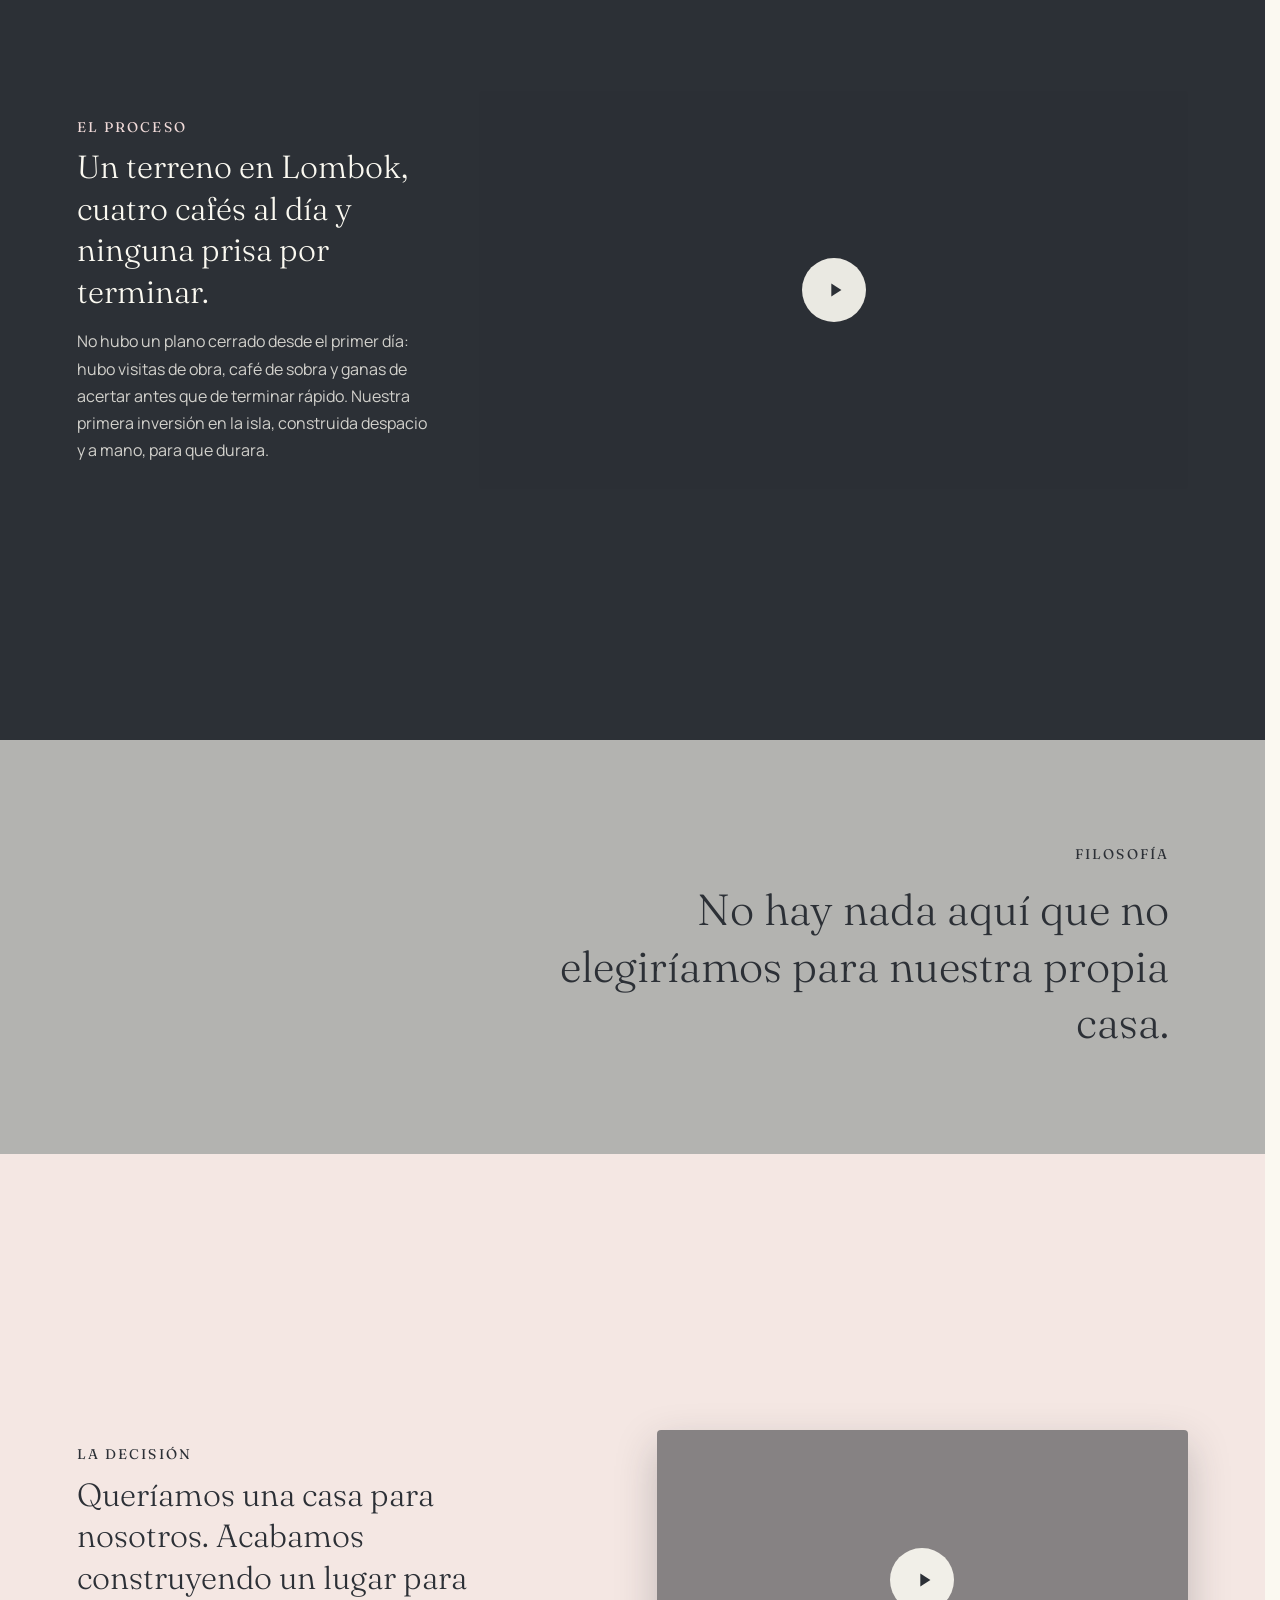
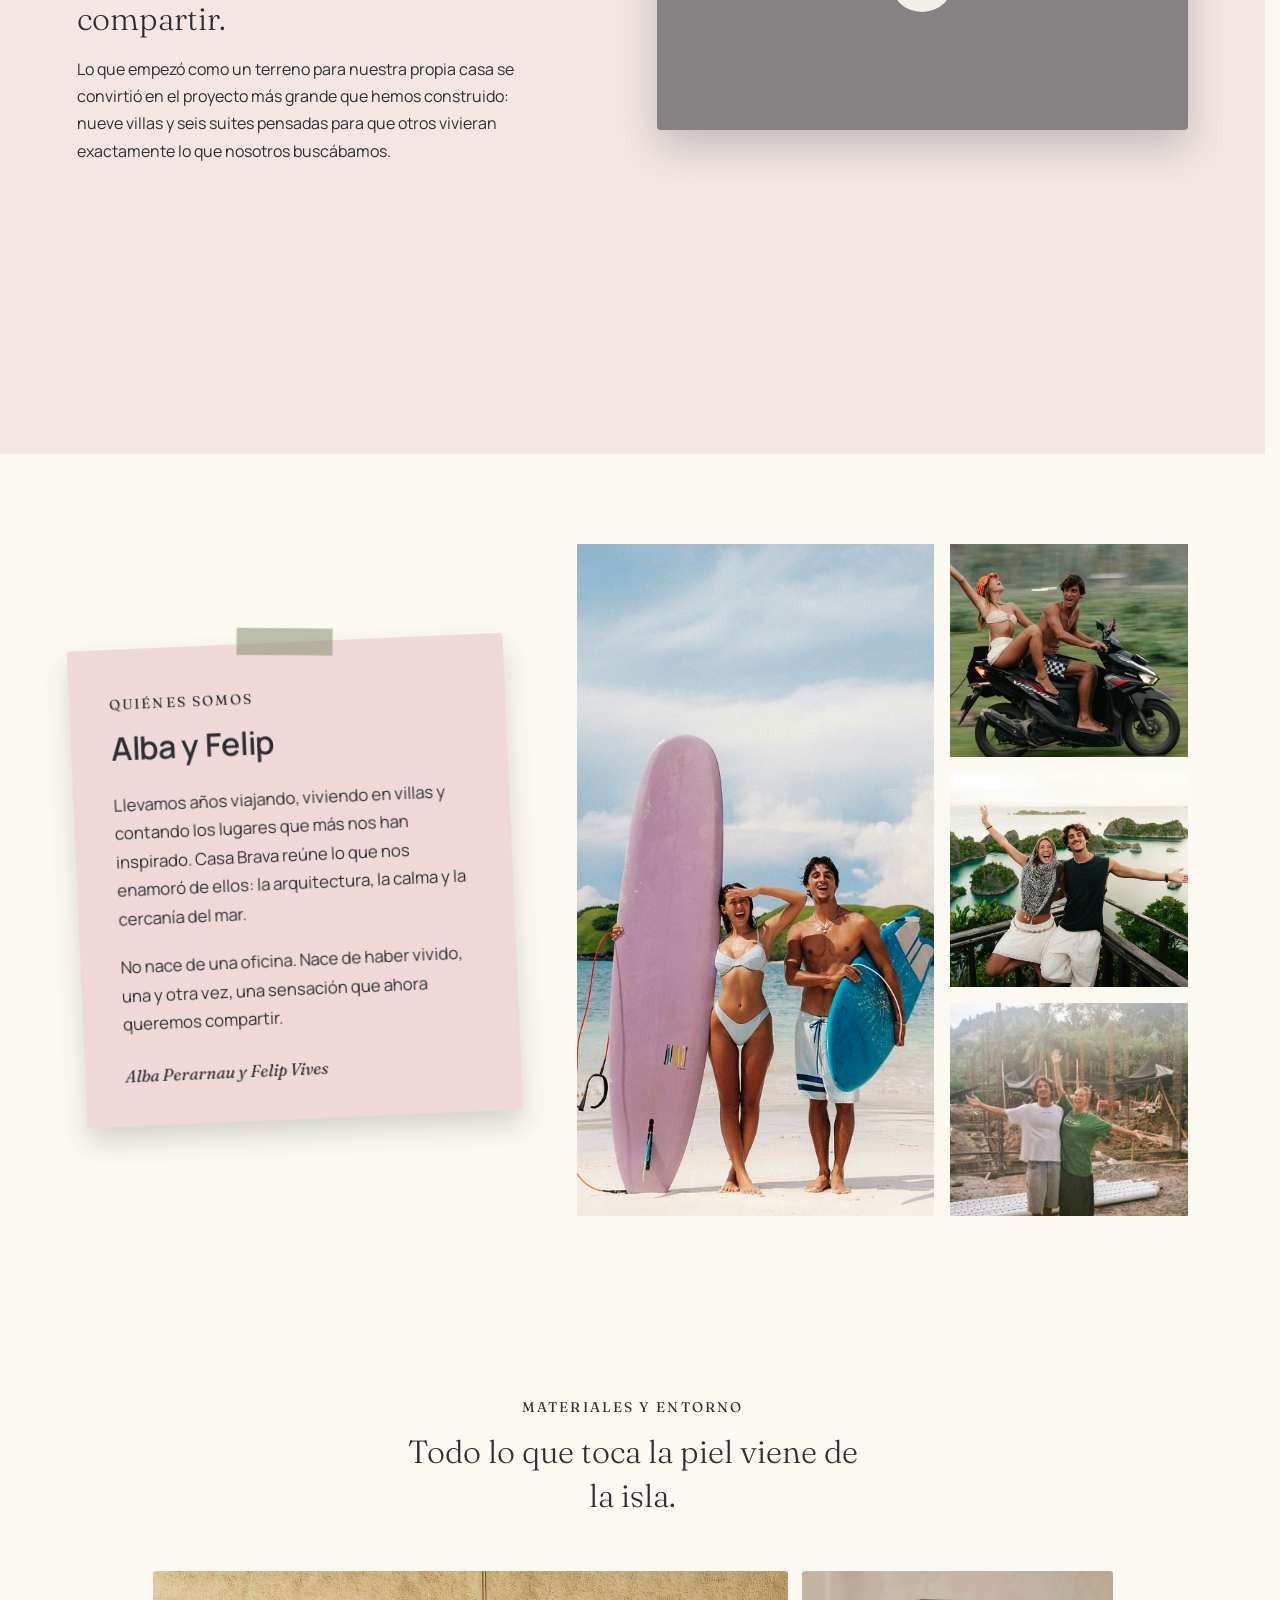
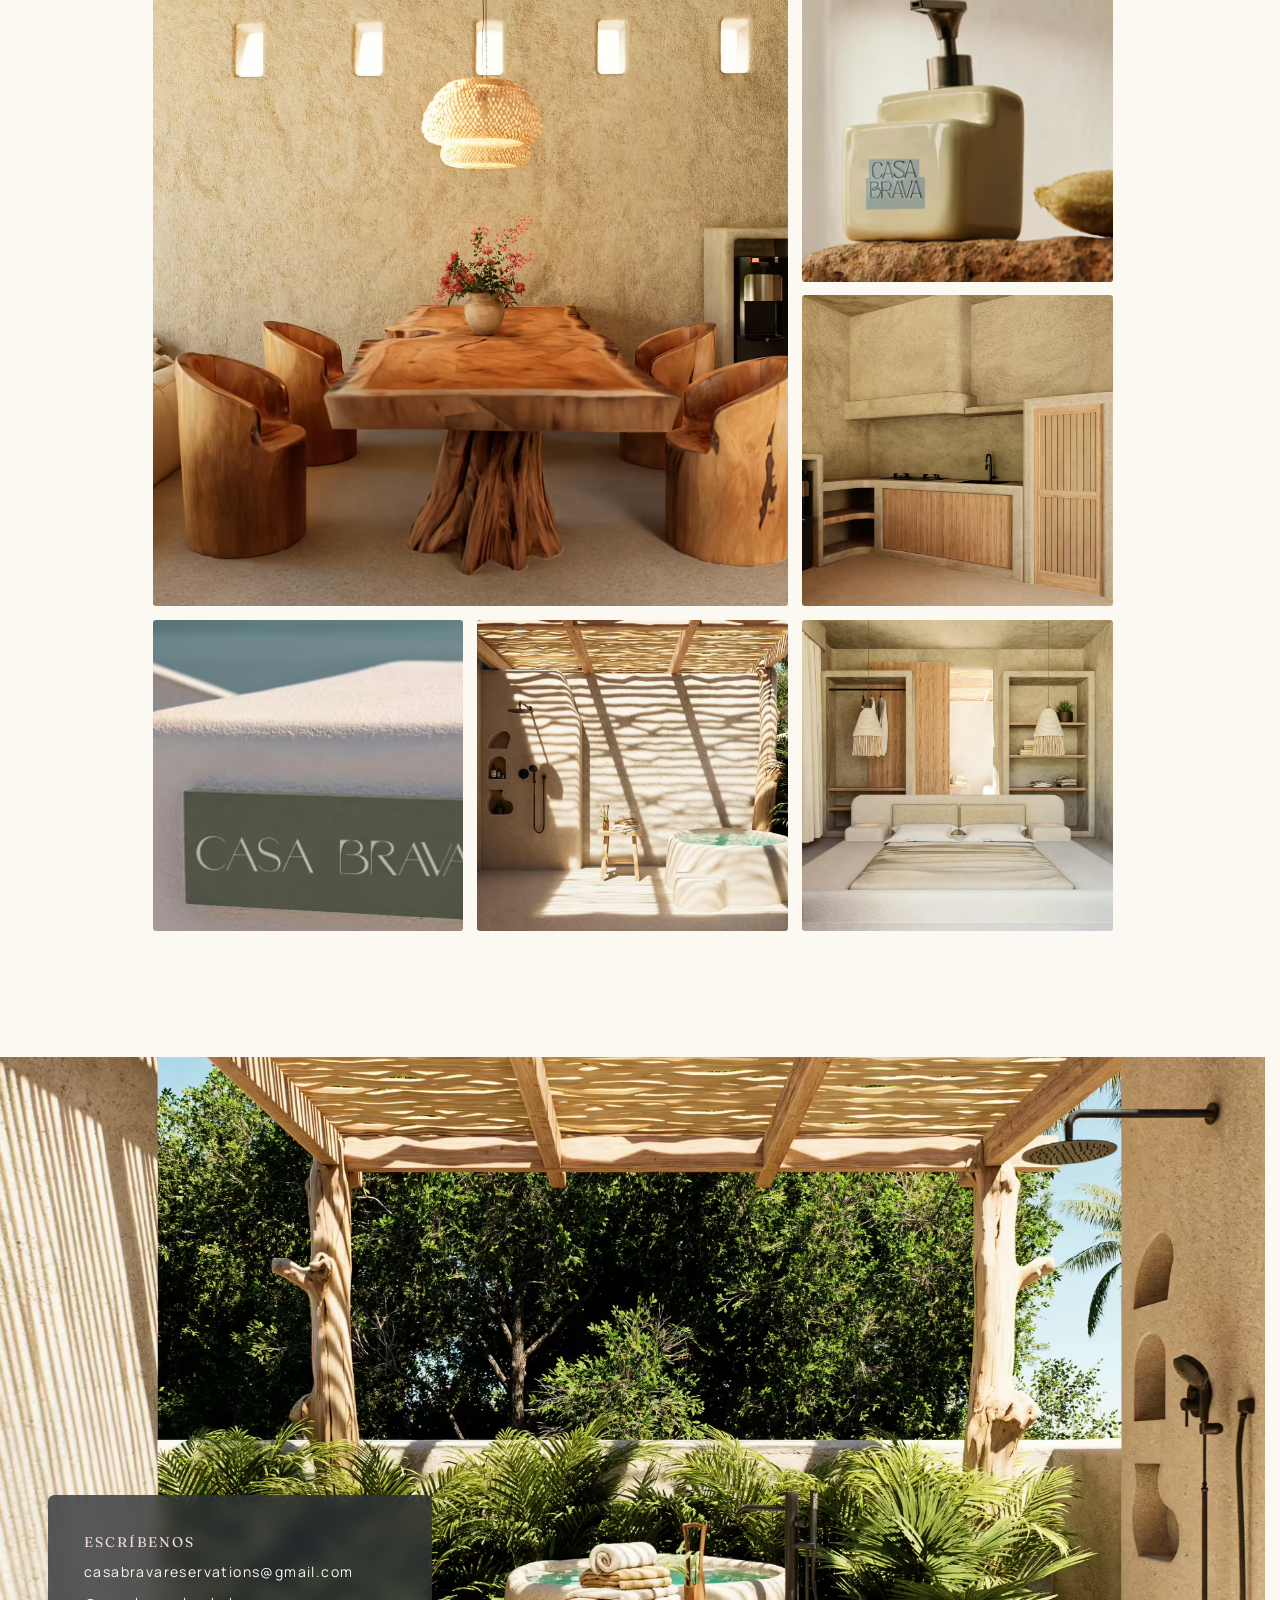
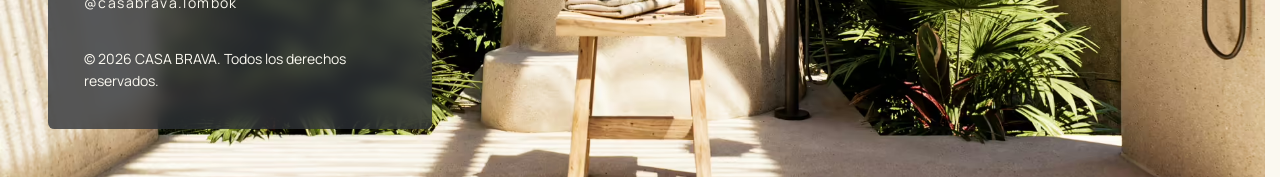
<file: html/about.html>
<!DOCTYPE html>
<html lang="es">
<head>
    <meta charset="UTF-8">
    <meta name="viewport" content="width=device-width, initial-scale=1.0">
    <meta name="description" content="La historia de Casa Brava: de una casa pensada para dos a un hotel boutique de nueve villas y seis suites en Kuta Mandalika, Lombok. Arquitectura, materiales y el proceso real de construirlo.">
    <meta name="robots" content="index,follow">
    <title>About | Casa Brava Boutique Hotel</title>

    <link rel="icon" type="image/svg+xml" href="../assets/icons/ISOTYPE/ISOTYPE.svg">

    <link rel="canonical" href="https://hellobymarta.github.io/casa-brava/html/about.html">
    <link rel="alternate" hreflang="es" href="https://hellobymarta.github.io/casa-brava/html/about.html">
    <link rel="alternate" hreflang="en" href="https://hellobymarta.github.io/casa-brava/en/html/about.html">
    <link rel="alternate" hreflang="x-default" href="https://hellobymarta.github.io/casa-brava/html/about.html">
    <meta property="og:type" content="website">
    <meta property="og:title" content="About | Casa Brava Boutique Hotel">
    <meta property="og:description" content="La historia de Casa Brava: de una casa pensada para dos a un hotel boutique de nueve villas y seis suites en Kuta Mandalika, Lombok.">
    <meta property="og:image" content="https://hellobymarta.github.io/casa-brava/assets/images/shared/carousel/CASABRAVA10.jpg">
    <meta property="og:url" content="https://hellobymarta.github.io/casa-brava/html/about.html">
    <meta name="title" content="About | Casa Brava Boutique Hotel">
    <meta name="twitter:card" content="summary_large_image">
    <meta name="twitter:url" content="https://hellobymarta.github.io/casa-brava/html/about.html">
    <meta name="twitter:title" content="About | Casa Brava Boutique Hotel">
    <meta name="twitter:description" content="La historia de Casa Brava: de una casa pensada para dos a un hotel boutique de nueve villas y seis suites en Kuta Mandalika, Lombok.">
    <meta name="twitter:image" content="https://hellobymarta.github.io/casa-brava/assets/images/shared/carousel/CASABRAVA10.jpg">

    <link rel="preconnect" href="https://fonts.googleapis.com">
    <link rel="preconnect" href="https://fonts.gstatic.com" crossorigin>
    <link href="https://fonts.googleapis.com/css2?family=Manrope:wght@200..800&family=Fraunces:opsz,wght@9..144,300..500&display=swap" rel="stylesheet">

    <link rel="stylesheet" href="../css/base.css">
    <link rel="stylesheet" href="../css/about.css">
    <script src="../js/main.js" defer></script>
    <script src="../js/about.js" defer></script>
</head>
<body>
    <!-- SVG Symbol reutilizable -->
    <svg class="u-hidden" aria-hidden="true">
        <symbol id="icon-hamburger" viewBox="0 0 24 24" fill="none" stroke="currentColor" stroke-width="1" stroke-linecap="round" stroke-linejoin="round">
            <path d="M13 8c0-2.76-2.46-5-5.5-5S2 5.24 2 8h2l1-1 1 1h4"/>
            <path d="M13 7.14A5.82 5.82 0 0 1 16.5 6c3.04 0 5.5 2.24 5.5 5h-3l-1-1-1 1h-3"/>
            <path d="M5.89 9.71c-2.15 2.15-2.3 5.47-.35 7.43l4.24-4.25.7-.7.71-.71 2.12-2.12c-1.95-1.96-5.27-1.8-7.42.35"/>
            <path d="M11 15.5c.5 2.5-.17 4.5-1 6.5h4c2-5.5-.5-12-1-14"/>
        </symbol>
        <symbol id="icon-play" viewBox="0 0 24 24" fill="currentColor">
            <path d="M8 5v14l11-7z"/>
        </symbol>
    </svg>

    <!-- Overlay menú móvil -->
    <div class="MenuOverlay" aria-hidden="true"></div>

    <header class="Header">
        <h2 class="u-srOnly">Casa Brava, navegación principal</h2>
        <a href="../index.html" class="Header-logoLink" aria-label="Ir al inicio" title="Casa Brava - Inicio">
            <img src="../assets/icons/LOGO/LOGO-BLACK/LOGO-H1_BLACK.png" alt="Casa Brava Boutique Hotel logo" class="Header-logoImg" width="180" height="60">
        </a>

        <nav class="Header-nav" id="Main-menu" aria-label="Navegación principal">
            <ul class="Header-ul">
                <li class="Header-li"><a href="../index.html" class="Header-a" title="Inicio">Inicio</a></li>
                <li class="Header-li"><a href="villas-suites.html" class="Header-a" title="Suites y villas">Suites &amp; Villas</a></li>
                <li class="Header-li"><a href="experiences.html" class="Header-a" title="Experiencias">Experiencias</a></li>
                <li class="Header-li"><a href="about.html" class="Header-a" title="Sobre Casa Brava" aria-current="page">Nosotros</a></li>
                <li class="Header-li"><a href="contact.html" class="Header-a" title="Contacto">Contacto</a></li>
            </ul>
        </nav>

        <button class="Header-hamburger" aria-label="Abrir menú de navegación" aria-controls="Main-menu" aria-expanded="false" title="Menú">
            <svg class="Header-icon" width="24" height="24">
                <use href="#icon-hamburger"></use>
            </svg>
        </button>

        <div class="Header-booking">
            <a href="../en/html/about.html" class="LangSwitch" lang="en" hreflang="en" title="View this page in English" aria-label="View this page in English">EN</a>
            <a href="villas-suites.html" class="Button-book" title="Reservar">Reservar</a>
        </div>
    </header>

    <main class="Main">
        <!-- HERO + ORIGEN: composición partida en dos columnas (ver about.css).
             Ambas columnas usan el mismo alto de *-stickyWrap (220vh) para que
             queden centradas/fijas durante el mismo tramo de scroll sin depender
             de que el navegador infiera el alto de una columna a partir de la otra. -->
        <div class="HeroTransition">

            <div class="AboutHero-stickyWrap">
                <section class="AboutHero" aria-labelledby="about-title">
                    <picture>
                        <source srcset="../assets/images/shared/CASABRAVA10.avif" type="image/avif">
                        <source srcset="../assets/images/shared/CASABRAVA10.webp" type="image/webp">
                        <img src="../assets/images/shared/carousel/CASABRAVA10.jpg" alt="Pasillo de piedra entre villas de Casa Brava, con buganvilla y vegetación tropical" class="AboutHero-img" width="1600" height="2133" fetchpriority="high">
                    </picture>
                    <h1 class="u-srOnly" id="about-title">Sobre Casa Brava</h1>
                    <p class="AboutHero-line">
                        <span class="AboutHero-eyebrow">Kuta Mandalika, Lombok</span>
                        Una casa pensada para dos que acabó siendo un hotel de nueve villas y seis suites.
                    </p>
                </section>
            </div>

            <!-- ORIGEN: columna de texto junto al Hero. .Origin-stickyWrap aporta
                 el recorrido de scroll extra necesario para que Origin (sticky)
                 quede centrado antes de que El proceso lo cubra al subir. -->
            <div class="Origin-stickyWrap">
                <section class="Origin">
                    <span class="Origin-eyebrow">Origen</span>
                    <h2 class="Origin-title">No queríamos otro hotel. Queríamos una forma distinta de estar en un sitio.</h2>
                    <p class="Origin-text">Todo empezó con la idea de dejar Kuta Mandalika tal como la encontramos y construir sin discutir con el paisaje. La idea inicial era pequeña. El terreno que acabamos comprando, no tanto.</p>
                </section>
            </div>
        </div>

        <!-- VÍDEO 1: único bloque de fondo oscuro de la página. El iframe de
             YouTube no se carga hasta pulsar reproducir (mejora de rendimiento). -->
        <section class="VideoFeature" aria-labelledby="video-title">
            <div class="VideoFeature-intro">
                <span class="VideoFeature-eyebrow">El proceso</span>
                <h2 class="VideoFeature-title" id="video-title">Un terreno en Lombok, cuatro cafés al día y ninguna prisa por terminar.</h2>
                <p class="VideoFeature-text">No hubo un plano cerrado desde el primer día: hubo visitas de obra, café de sobra y ganas de acertar antes que de terminar rápido. Nuestra primera inversión en la isla, construida despacio y a mano, para que durara.</p>
            </div>
            <div class="VideoFeature-media">
                <button type="button" class="VideoFeature-facade" data-video-id="oRRTdNwIDd0" data-video-title="Construimos nuestra primera casa en Indonesia — Felip Vives y Alba Perarnau" aria-label="Reproducir vídeo: Construimos nuestra primera casa en Indonesia">
                    <span class="VideoFeature-play">
                        <svg class="VideoFeature-icon" width="22" height="22" aria-hidden="true">
                            <use href="#icon-play"></use>
                        </svg>
                    </span>
                </button>
            </div>
        </section>

        <!-- FILOSOFÍA -->
        <section class="Philosophy">
            <span class="Philosophy-mark" aria-hidden="true">&ldquo;</span>
            <span class="Philosophy-eyebrow">Filosofía</span>
            <h2 class="Philosophy-quote">No hay nada aquí que no elegiríamos para nuestra propia casa.</h2>
        </section>

        <!-- VÍDEO 2: variante compacta del mismo componente (modificador --compact) -->
        <section class="VideoFeature VideoFeature--compact" aria-labelledby="video2-title">
            <div class="VideoFeature-intro">
                <span class="VideoFeature-eyebrow">La decisión</span>
                <h2 class="VideoFeature-title" id="video2-title">Queríamos una casa para nosotros. Acabamos construyendo un lugar para compartir.</h2>
                <p class="VideoFeature-text">Lo que empezó como un terreno para nuestra propia casa se convirtió en el proyecto más grande que hemos construido: nueve villas y seis suites pensadas para que otros vivieran exactamente lo que nosotros buscábamos.</p>
            </div>
            <div class="VideoFeature-media">
                <button type="button" class="VideoFeature-facade" data-video-id="pZU3TxyxKEc" data-video-title="Nunca pensamos que acabaríamos montando ESTO en Indonesia — Felip Vives y Alba Perarnau" aria-label="Reproducir vídeo: Nunca pensamos que acabaríamos montando ESTO en Indonesia">
                    <span class="VideoFeature-play">
                        <svg class="VideoFeature-icon" width="22" height="22" aria-hidden="true">
                            <use href="#icon-play"></use>
                        </svg>
                    </span>
                </button>
            </div>
        </section>

        <!-- FUNDADORES: Alba y Felip. Cuatro fotografías personales (playa, Raja
             Ampat, moto por Lombok) con un texto corto; da cara humana a la
             historia sin convertir la página en una ficha de equipo. -->
        <section class="Founders" aria-labelledby="founders-title">
            <div class="Founders-text Founders-note">
                <span class="Founders-eyebrow">Quiénes somos</span>
                <h2 class="Founders-title" id="founders-title">Alba y Felip</h2>
                <p class="Founders-body">Llevamos años viajando, viviendo en villas y contando los lugares que más nos han inspirado. Casa Brava reúne lo que nos enamoró de ellos: la arquitectura, la calma y la cercanía del mar.</p>
                <p class="Founders-body">No nace de una oficina. Nace de haber vivido, una y otra vez, una sensación que ahora queremos compartir.</p>
                <p class="Founders-signature">Alba Perarnau y Felip Vives</p>
            </div>
            <ul class="Founders-gallery">
                <li class="Founders-item Founders-item--tall">
                    <figure class="Founders-figure">
                        <picture>
                            <source srcset="../assets/images/about/fundadores-playa.avif" type="image/avif">
                            <source srcset="../assets/images/about/fundadores-playa.webp" type="image/webp">
                            <img src="../assets/images/about/fundadores-playa.jpg" alt="Alba y Felip en una playa de Lombok, con dos tablas de surf, riendo" class="Founders-img Founders-img--beach" width="993" height="2112" loading="lazy" decoding="async">
                        </picture>
                    </figure>
                </li>
                <li class="Founders-item">
                    <figure class="Founders-figure">
                        <picture>
                            <source srcset="../assets/images/about/fundadores-moto.avif" type="image/avif">
                            <source srcset="../assets/images/about/fundadores-moto.webp" type="image/webp">
                            <img src="../assets/images/about/fundadores-moto.jpg" alt="Alba y Felip en moto por los campos de Lombok" class="Founders-img Founders-img--moto" width="824" height="1120" loading="lazy" decoding="async">
                        </picture>
                    </figure>
                </li>
                <li class="Founders-item">
                    <figure class="Founders-figure">
                        <picture>
                            <source srcset="../assets/images/about/fundadores-raja-ampat.avif" type="image/avif">
                            <source srcset="../assets/images/about/fundadores-raja-ampat.webp" type="image/webp">
                            <img src="../assets/images/about/fundadores-raja-ampat.jpg" alt="Alba y Felip con los brazos abiertos sobre un mirador frente a las islas de Raja Ampat" class="Founders-img Founders-img--raja" width="834" height="1110" loading="lazy" decoding="async">
                        </picture>
                    </figure>
                </li>
                <li class="Founders-item">
                    <figure class="Founders-figure">
                        <picture>
                            <source srcset="../assets/images/about/fundadores-obra.avif" type="image/avif">
                            <source srcset="../assets/images/about/fundadores-obra.webp" type="image/webp">
                            <img src="../assets/images/about/fundadores-obra.jpg" alt="Alba y Felip saludando con los brazos abiertos en la obra de Casa Brava, entre estructuras de hierro" class="Founders-img Founders-img--site" width="540" height="488" loading="lazy" decoding="async">
                        </picture>
                    </figure>
                </li>
            </ul>
        </section>

        <!-- MATERIALES Y ENTORNO: mosaico de seis fotos con una pieza ancla en 2×2
             (.Craft-mosaicTile--anchor); el resto se acomoda con grid-auto-flow:
             dense (ver about.css y js/about.js). -->
        <section class="Craft" aria-label="Materiales y artesanía de Casa Brava">
            <span class="Craft-eyebrow">Materiales y entorno</span>
            <h2 class="Craft-title">Todo lo que toca la piel viene de la isla.</h2>
            <div class="Craft-mosaic">
                <figure class="Craft-mosaicTile Craft-mosaicTile--anchor">
                    <picture>
                        <source srcset="../assets/images/shared/CASABRAVA15.avif" type="image/avif">
                        <source srcset="../assets/images/shared/CASABRAVA15.webp" type="image/webp">
                        <img src="../assets/images/shared/carousel/CASABRAVA15.jpg" alt="Mesa de comedor de tronco de teca maciza con sillas talladas y lámpara de fibra tejida, en el salón de una villa Casa Brava" class="Craft-mosaicImg" loading="lazy" width="1699" height="1256">
                    </picture>
                </figure>
                <figure class="Craft-mosaicTile">
                    <picture>
                        <source srcset="../assets/images/about/CasaBrava-Soap.avif" type="image/avif">
                        <source srcset="../assets/images/about/CasaBrava-Soap.webp" type="image/webp">
                        <img src="../assets/images/about/CasaBrava-Soap.jpg" alt="Dispensador de jabón de cerámica Casa Brava sobre piedra volcánica, junto a una esponja natural" class="Craft-mosaicImg Craft-mosaicImg--soap" loading="lazy" width="999" height="1120">
                    </picture>
                </figure>
                <figure class="Craft-mosaicTile">
                    <picture>
                        <source srcset="../assets/images/shared/CASABRAVA12.avif" type="image/avif">
                        <source srcset="../assets/images/shared/CASABRAVA12.webp" type="image/webp">
                        <img src="../assets/images/shared/carousel/CASABRAVA12.jpg" alt="Cocina abierta con encimera de piedra, mueble de madera maciza y campana de obra en una villa Casa Brava" class="Craft-mosaicImg" loading="lazy" width="1300" height="975">
                    </picture>
                </figure>
                <figure class="Craft-mosaicTile">
                    <picture>
                        <source srcset="../assets/images/shared/CasaBrava-BrandSignage.avif" type="image/avif">
                        <source srcset="../assets/images/shared/CasaBrava-BrandSignage.webp" type="image/webp">
                        <img src="../assets/images/shared/CasaBrava-BrandSignage.jpg" alt="Cartel &quot;Casa Brava&quot; tallado en madera sobre una pared encalada" class="Craft-mosaicImg" loading="lazy" width="1200" height="623">
                    </picture>
                </figure>
                <figure class="Craft-mosaicTile">
                    <picture>
                        <source srcset="../assets/images/shared/CASABRAVA20.avif" type="image/avif">
                        <source srcset="../assets/images/shared/CASABRAVA20.webp" type="image/webp">
                        <img src="../assets/images/shared/carousel/CASABRAVA20.jpg" alt="Rincón de amenities junto al plato de ducha exterior de piedra, entre palmeras y luz filtrada por una pérgola de bambú" class="Craft-mosaicImg" loading="lazy" width="1300" height="975">
                    </picture>
                </figure>
                <figure class="Craft-mosaicTile">
                    <picture>
                        <source srcset="../assets/images/shared/CASABRAVA19.avif" type="image/avif">
                        <source srcset="../assets/images/shared/CASABRAVA19.webp" type="image/webp">
                        <img src="../assets/images/shared/carousel/CASABRAVA19.jpg" alt="Vestidor abierto en madera maciza con toallas dobladas y una bata colgada" class="Craft-mosaicImg" loading="lazy" width="1300" height="975">
                    </picture>
                </figure>
            </div>
        </section>
    </main>

    <!-- FOOTER: variante Footer--corner (solo en esta página). La foto de fondo es
         clara en toda su superficie, así que el bloque de contacto se posiciona en
         una esquina con panel propio en vez de depender del degradado compartido
         de base.css. <source> con media query solo para escritorio: en ese ancho,
         la imagen vertical (CASABRAVA24) recortaría demasiado con object-fit:cover,
         así que se sirve la variante horizontal (CASABRAVA25, mismo encuadre/atrezzo)
         únicamente a partir de 900px; móvil y tablet siguen usando la imagen original. -->
    <footer class="Footer Footer--corner">
        <picture>
            <source media="(min-width: 900px)" srcset="../assets/images/shared/CASABRAVA25.avif" type="image/avif">
            <source media="(min-width: 900px)" srcset="../assets/images/shared/CASABRAVA25.webp" type="image/webp">
            <source srcset="../assets/images/shared/CASABRAVA24.avif" type="image/avif">
            <source srcset="../assets/images/shared/CASABRAVA24.webp" type="image/webp">
            <img src="../assets/images/shared/carousel/CASABRAVA24.jpg" alt="Taburete de madera con toallas de lino dobladas junto a una bañera exterior, bajo una pérgola con luz de tarde entrando en rayas" class="Footer-img Footer-img--towel" width="1600" height="2133" loading="lazy">
        </picture>
        <div class="Footer-wrapper">
            <div class="Footer-primary">
                <span class="Footer-eyebrow">Escríbenos</span>
                <ul class="Footer-ul">
                    <li><a href="mailto:casabravareservations@gmail.com" class="Footer-link" title="Escribir un email a Casa Brava">casabravareservations@gmail.com</a></li>
                    <li><a href="https://www.instagram.com/casabrava.lombok/" class="Footer-link" target="_blank" rel="noopener noreferrer" title="@casabrava.lombok">@casabrava.lombok</a></li>
                </ul>
            </div>
            <div class="Footer-secondary">
                <p class="Footer-copy">&copy; 2026 CASA BRAVA. Todos los derechos reservados.</p>
            </div>
        </div>
    </footer>
</body>
</html>
</file>
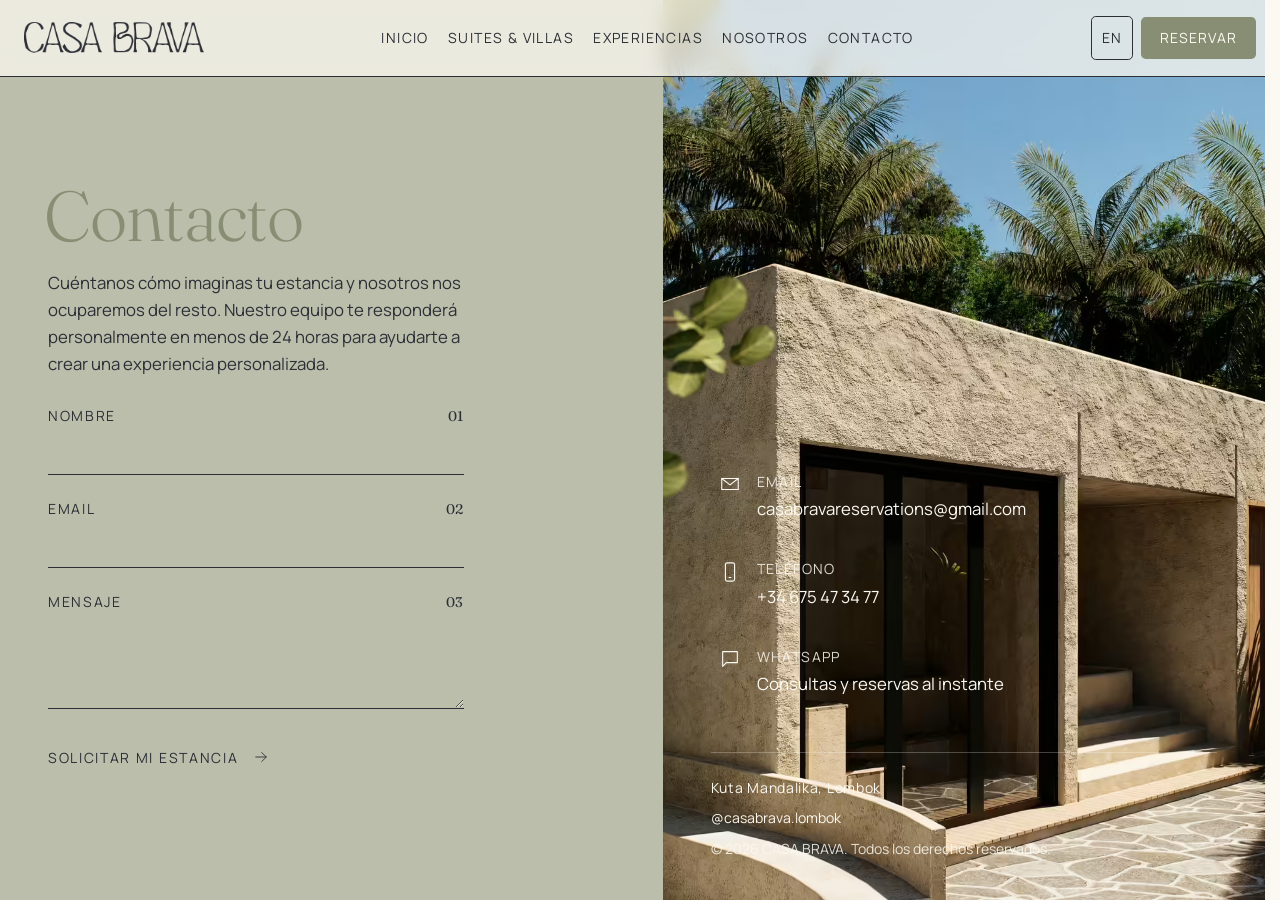
<file: html/contact.html>
<!DOCTYPE html>
<html lang="es">
<head>
    <meta charset="UTF-8">
    <meta name="viewport" content="width=device-width, initial-scale=1.0">
    <meta name="description" content="Contacta con Casa Brava en Kuta Mandalika, Lombok. Reservas por email, teléfono o WhatsApp, o escríbenos directamente desde este formulario.">
    <meta name="robots" content="index,follow">
    <title>Contact | Casa Brava Boutique Hotel</title>

    <link rel="icon" type="image/svg+xml" href="../assets/icons/ISOTYPE/ISOTYPE.svg">

    <link rel="canonical" href="https://hellobymarta.github.io/casa-brava/html/contact.html">
    <link rel="alternate" hreflang="es" href="https://hellobymarta.github.io/casa-brava/html/contact.html">
    <link rel="alternate" hreflang="en" href="https://hellobymarta.github.io/casa-brava/en/html/contact.html">
    <link rel="alternate" hreflang="x-default" href="https://hellobymarta.github.io/casa-brava/html/contact.html">
    <meta property="og:type" content="website">
    <meta property="og:title" content="Contact | Casa Brava Boutique Hotel">
    <meta property="og:description" content="Contacta con Casa Brava en Kuta Mandalika, Lombok. Reservas por email, teléfono o WhatsApp.">
    <meta property="og:image" content="https://hellobymarta.github.io/casa-brava/assets/images/shared/carousel/CASABRAVA04.jpg">
    <meta property="og:url" content="https://hellobymarta.github.io/casa-brava/html/contact.html">
    <meta name="title" content="Contact | Casa Brava Boutique Hotel">
    <meta name="twitter:card" content="summary_large_image">
    <meta name="twitter:url" content="https://hellobymarta.github.io/casa-brava/html/contact.html">
    <meta name="twitter:title" content="Contact | Casa Brava Boutique Hotel">
    <meta name="twitter:description" content="Contacta con Casa Brava en Kuta Mandalika, Lombok. Reservas por email, teléfono o WhatsApp.">
    <meta name="twitter:image" content="https://hellobymarta.github.io/casa-brava/assets/images/shared/carousel/CASABRAVA04.jpg">

    <link rel="preconnect" href="https://fonts.googleapis.com">
    <link rel="preconnect" href="https://fonts.gstatic.com" crossorigin>
    <link href="https://fonts.googleapis.com/css2?family=Manrope:wght@200..800&family=Fraunces:opsz,wght@9..144,300..500&display=swap" rel="stylesheet">

    <link rel="stylesheet" href="../css/base.css">
    <link rel="stylesheet" href="../css/contact.css">
    <script src="../js/main.js" defer></script>
</head>
<body>
    <!-- SVG Symbol reutilizable -->
    <svg class="u-hidden" aria-hidden="true">
        <symbol id="icon-hamburger" viewBox="0 0 24 24" fill="none" stroke="currentColor" stroke-width="1" stroke-linecap="round" stroke-linejoin="round">
            <path d="M13 8c0-2.76-2.46-5-5.5-5S2 5.24 2 8h2l1-1 1 1h4"/>
            <path d="M13 7.14A5.82 5.82 0 0 1 16.5 6c3.04 0 5.5 2.24 5.5 5h-3l-1-1-1 1h-3"/>
            <path d="M5.89 9.71c-2.15 2.15-2.3 5.47-.35 7.43l4.24-4.25.7-.7.71-.71 2.12-2.12c-1.95-1.96-5.27-1.8-7.42.35"/>
            <path d="M11 15.5c.5 2.5-.17 4.5-1 6.5h4c2-5.5-.5-12-1-14"/>
        </symbol>
        <!-- Iconos de contacto: mismo lenguaje de línea simple que el icono de menú de arriba -->
        <symbol id="icon-email" viewBox="0 0 24 24" fill="none" stroke="currentColor" stroke-width="1.2" stroke-linecap="round" stroke-linejoin="round">
            <path d="M3 6h18v12H3z"/>
            <path d="M3 6l9 7 9-7"/>
        </symbol>
        <symbol id="icon-phone" viewBox="0 0 24 24" fill="none" stroke="currentColor" stroke-width="1.2" stroke-linecap="round" stroke-linejoin="round">
            <rect x="7" y="2" width="10" height="20" rx="2"/>
            <path d="M11 18h2"/>
        </symbol>
        <symbol id="icon-whatsapp" viewBox="0 0 24 24" fill="none" stroke="currentColor" stroke-width="1.2" stroke-linecap="round" stroke-linejoin="round">
            <path d="M4 4h16v12H8l-4 4V4z"/>
        </symbol>
        <symbol id="icon-arrow" viewBox="0 0 24 24" fill="none" stroke="currentColor" stroke-width="1.2" stroke-linecap="round" stroke-linejoin="round">
            <path d="M5 12h14"/>
            <path d="M13 6l6 6-6 6"/>
        </symbol>
    </svg>

    <!-- Overlay menú móvil -->
    <div class="MenuOverlay" aria-hidden="true"></div>

    <header class="Header">
        <h2 class="u-srOnly">Casa Brava, navegación principal</h2>
        <a href="../index.html" class="Header-logoLink" aria-label="Ir al inicio" title="Casa Brava - Inicio">
            <img src="../assets/icons/LOGO/LOGO-BLACK/LOGO-H1_BLACK.png" alt="Casa Brava Boutique Hotel logo" class="Header-logoImg" width="180" height="60">
        </a>

        <nav class="Header-nav" id="Main-menu" aria-label="Navegación principal">
            <ul class="Header-ul">
                <li class="Header-li"><a href="../index.html" class="Header-a" title="Inicio">Inicio</a></li>
                <li class="Header-li"><a href="villas-suites.html" class="Header-a" title="Suites y villas">Suites &amp; Villas</a></li>
                <li class="Header-li"><a href="experiences.html" class="Header-a" title="Experiencias">Experiencias</a></li>
                <li class="Header-li"><a href="about.html" class="Header-a" title="Sobre Casa Brava">Nosotros</a></li>
                <li class="Header-li"><a href="contact.html" class="Header-a" title="Contacto" aria-current="page">Contacto</a></li>
            </ul>
        </nav>

        <button class="Header-hamburger" aria-label="Abrir menú de navegación" aria-controls="Main-menu" aria-expanded="false" title="Menú">
            <svg class="Header-icon" width="24" height="24">
                <use href="#icon-hamburger"></use>
            </svg>
        </button>

        <div class="Header-booking">
            <a href="../en/html/contact.html" class="LangSwitch" lang="en" hreflang="en" title="View this page in English" aria-label="View this page in English">EN</a>
            <a href="villas-suites.html" class="Button-book" title="Reservar">Reservar</a>
        </div>
    </header>

    <!-- Esta página no usa el <footer> compartido: los canales de contacto y el
         copyright viven integrados en la columna editorial (.Contact-info). -->
    <main class="Main">
        <section class="Contact" aria-labelledby="contact-title">
            <div class="Contact-formCol">

                <h1 class="Contact-title" id="contact-title">Contacto</h1>

                <div class="Contact-formBody">
                    <p class="Contact-intro">Cuéntanos cómo imaginas tu estancia y nosotros nos ocuparemos del resto. Nuestro equipo te responderá personalmente en menos de 24 horas para ayudarte a crear una experiencia personalizada.</p>

                    <!-- Sin backend propio: usa el protocolo mailto con los datos precargados -->
                    <form class="Contact-form" action="mailto:casabravareservations@gmail.com" method="post" enctype="text/plain">
                        <div class="Form-group">
                            <label for="contact-name" class="Form-label">Nombre</label>
                            <input type="text" id="contact-name" name="name" class="Form-input" autocomplete="name" required>
                        </div>

                        <div class="Form-group">
                            <label for="contact-email" class="Form-label">Email</label>
                            <input type="email" id="contact-email" name="email" class="Form-input" autocomplete="email" required>
                        </div>

                        <div class="Form-group">
                            <label for="contact-message" class="Form-label">Mensaje</label>
                            <textarea id="contact-message" name="message" autocomplete="off" class="Form-textarea" rows="3" required></textarea>
                        </div>

                        <button type="submit" class="Contact-submit" title="Enviar solicitud de estancia">
                            <span>Solicitar mi estancia</span>
                            <svg class="Contact-submitIcon" width="18" height="18" aria-hidden="true"><use href="#icon-arrow"></use></svg>
                        </button>
                    </form>
                </div>
            </div>

            <!-- Columna editorial: fotografía de marca + los tres canales directos,
                 con el mismo peso visual cada uno (email, teléfono, WhatsApp). -->
            <aside class="Contact-info" aria-label="Otras formas de contacto">
                <picture>
                    <source srcset="../assets/images/shared/CASABRAVA04.avif" type="image/avif">
                    <source srcset="../assets/images/shared/CASABRAVA04.webp" type="image/webp">
                    <img src="../assets/images/shared/carousel/CASABRAVA04.jpg" alt="" class="Contact-infoImg" loading="lazy" width="2560" height="1920" aria-hidden="true">
                </picture>

                <ul class="Contact-channels">
                    <li>
                        <a href="mailto:casabravareservations@gmail.com" class="Contact-channel" title="Escribir un email a Casa Brava">
                            <svg class="Contact-channelIcon" width="22" height="22" aria-hidden="true"><use href="#icon-email"></use></svg>
                            <span class="Contact-channelBody">
                                <span class="Contact-channelLabel">Email</span>
                                <span class="Contact-channelValue">casabravareservations@gmail.com</span>
                            </span>
                        </a>
                    </li>
                    <li>
                        <a href="tel:+34675473477" class="Contact-channel" title="Teléfono +34 675 47 34 77">
                            <svg class="Contact-channelIcon" width="22" height="22" aria-hidden="true"><use href="#icon-phone"></use></svg>
                            <span class="Contact-channelBody">
                                <span class="Contact-channelLabel">Teléfono</span>
                                <span class="Contact-channelValue">+34 675 47 34 77</span>
                            </span>
                        </a>
                    </li>
                    <li>
                        <a href="https://wa.me/34675473477" class="Contact-channel" target="_blank" rel="noopener noreferrer" title="WhatsApp Consultas y reservas al instante">
                            <svg class="Contact-channelIcon" width="22" height="22" aria-hidden="true"><use href="#icon-whatsapp"></use></svg>
                            <span class="Contact-channelBody">
                                <span class="Contact-channelLabel">WhatsApp</span>
                                <span class="Contact-channelValue">Consultas y reservas al instante</span>
                            </span>
                        </a>
                    </li>
                </ul>

                <div class="Contact-meta">
                    <p class="Contact-location">Kuta Mandalika, Lombok</p>
                    <a href="https://www.instagram.com/casabrava.lombok/" class="Contact-social" target="_blank" rel="noopener noreferrer" title="@casabrava.lombok">@casabrava.lombok</a>
                    <p class="Contact-copy">&copy; 2026 CASA BRAVA. Todos los derechos reservados.</p>
                </div>
            </aside>
        </section>
    </main>
</body>
</html>
</file>
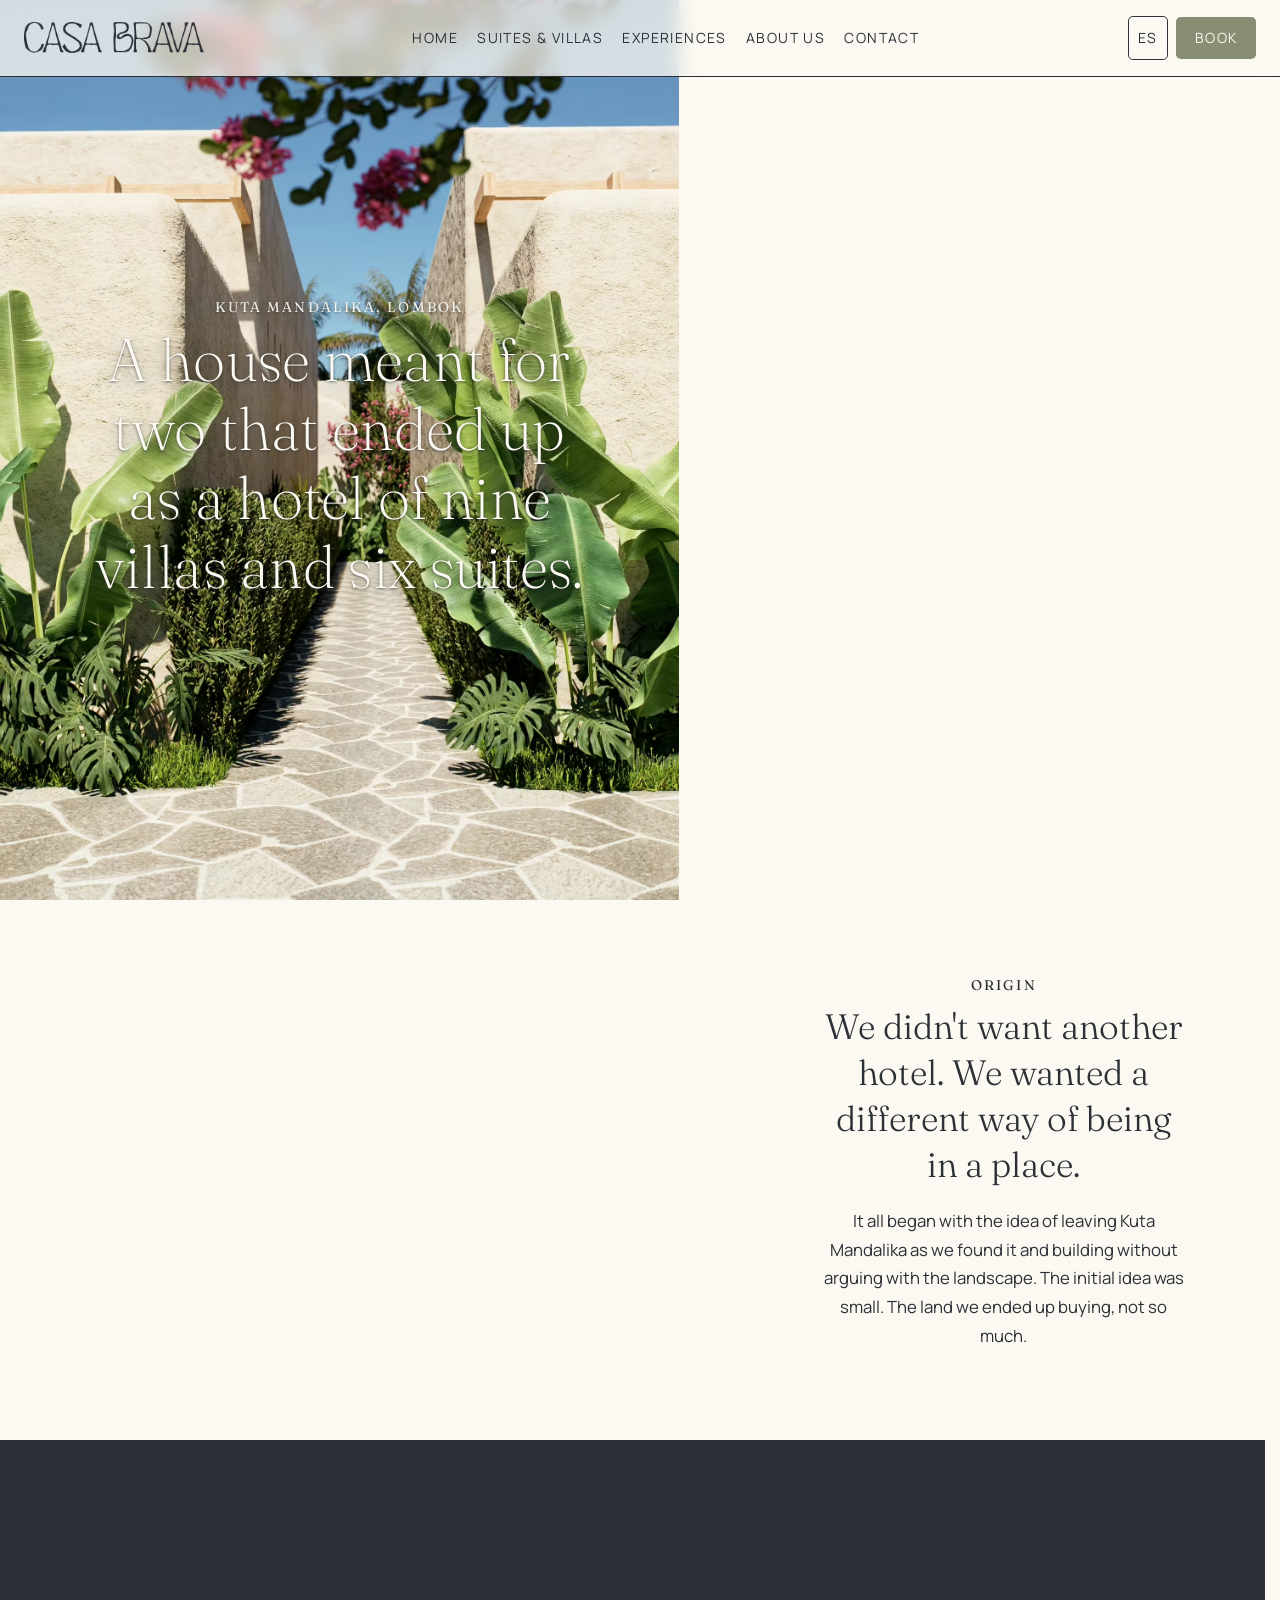
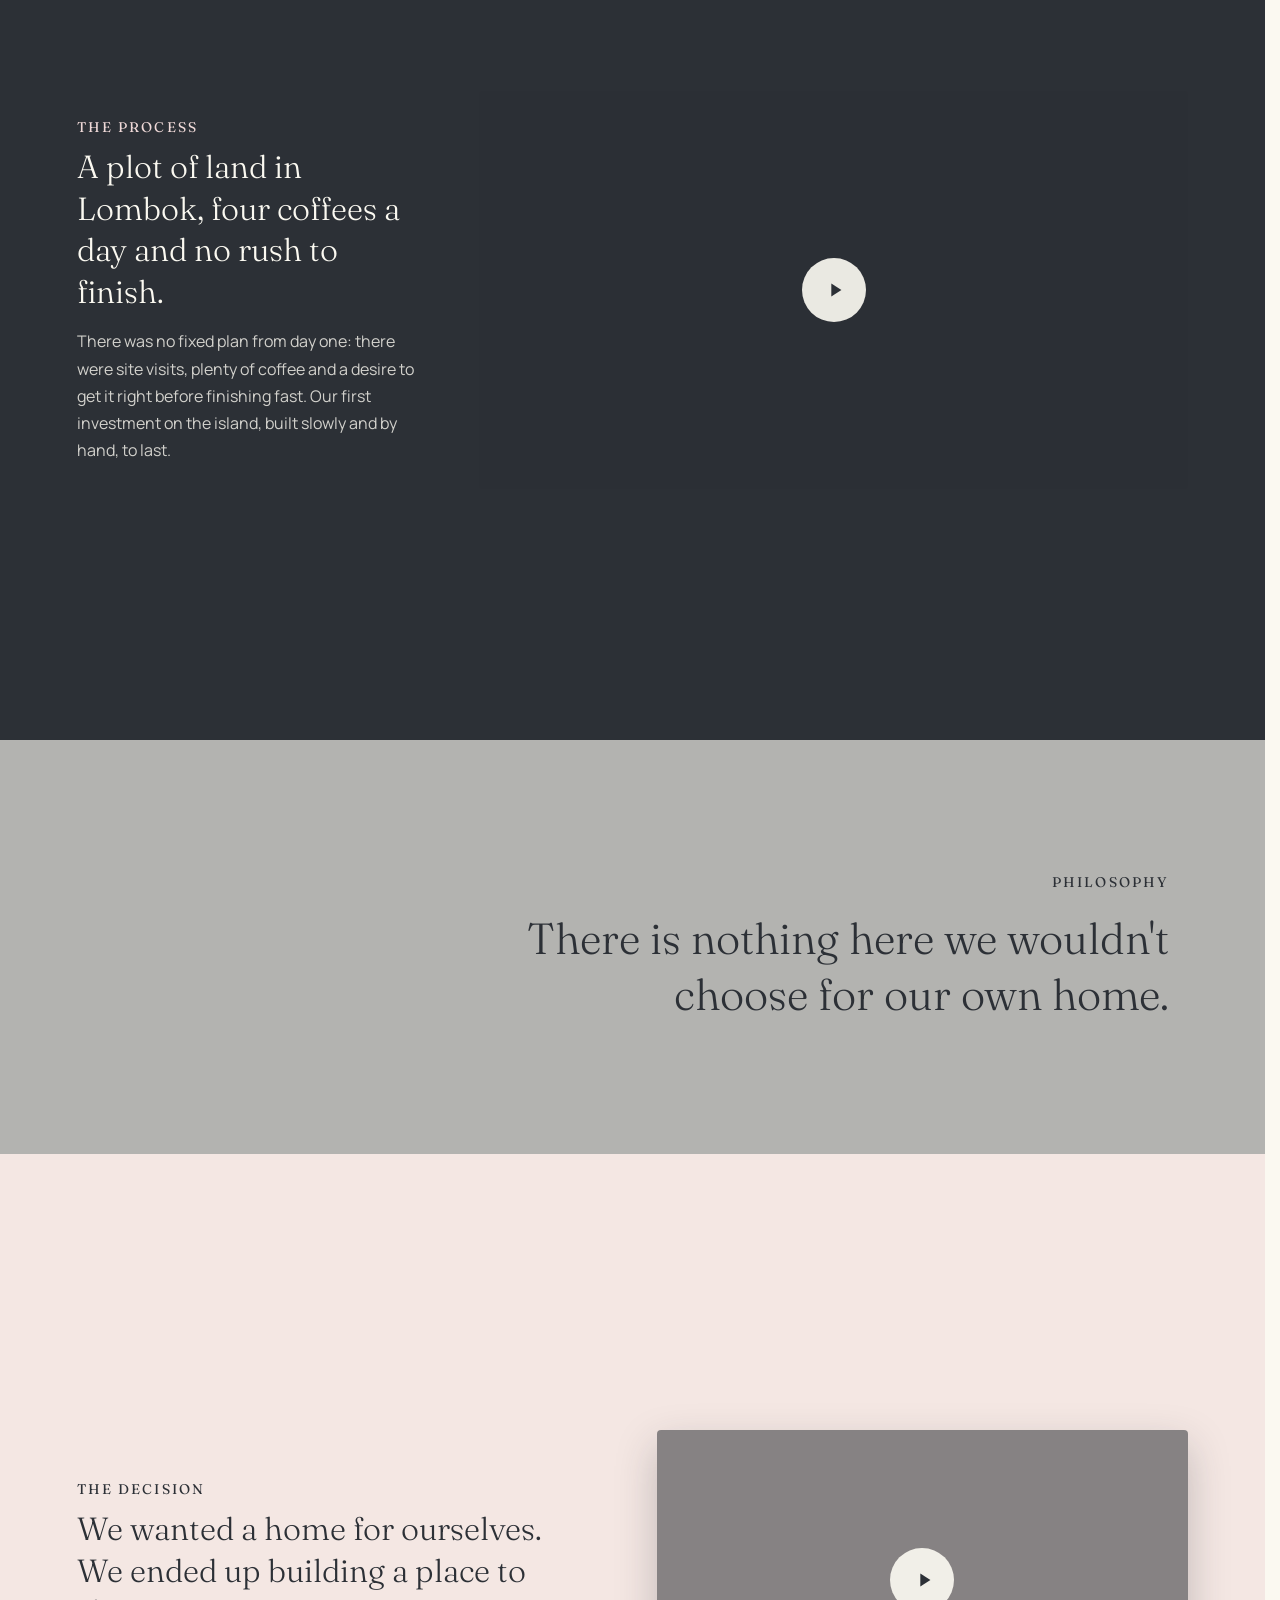
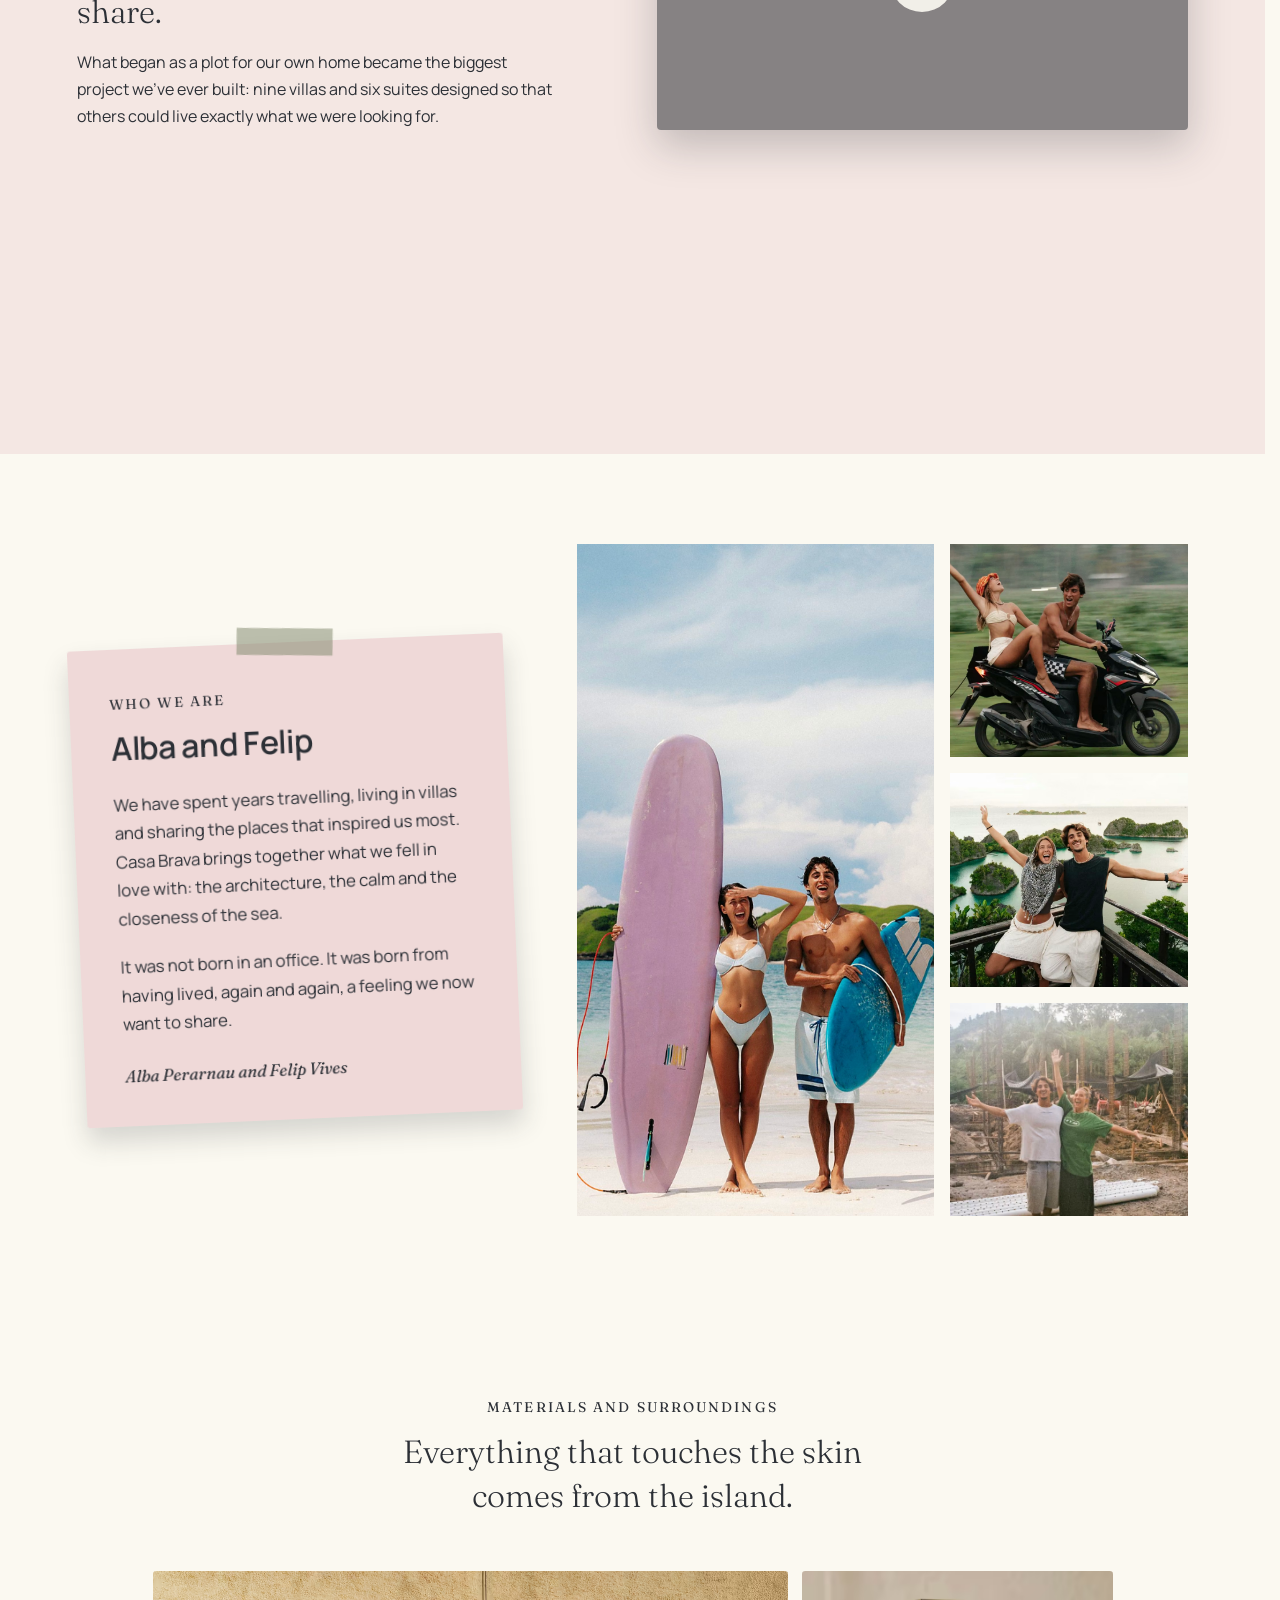
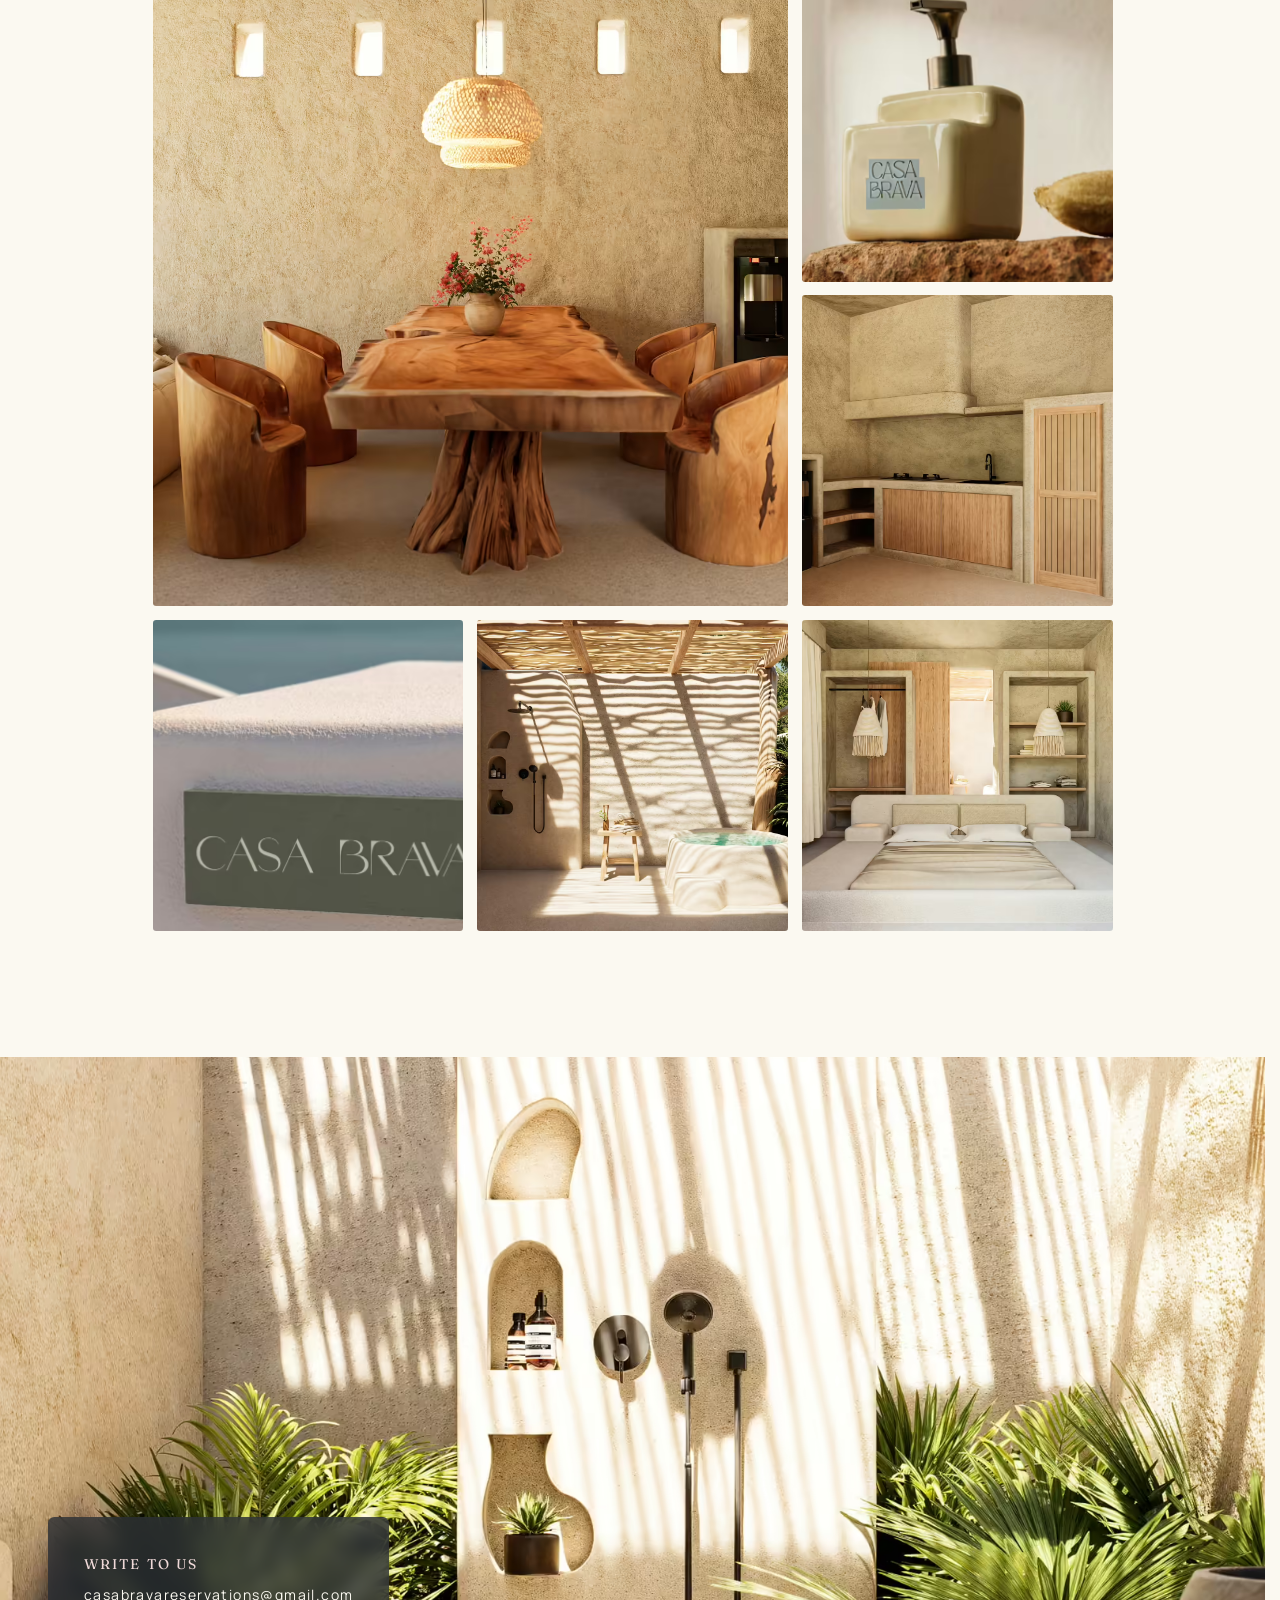
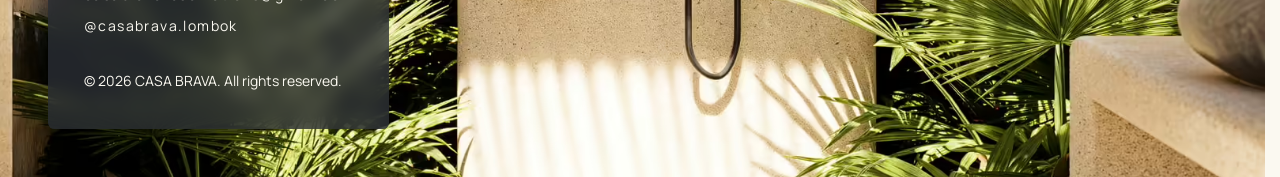
<file: en/html/about.html>
<!DOCTYPE html>
<html lang="en">
<head>
    <meta charset="UTF-8">
    <meta name="viewport" content="width=device-width, initial-scale=1.0">
    <meta name="description" content="The story of Casa Brava: from a house meant for two to a boutique hotel of nine villas and six suites in Kuta Mandalika, Lombok. Architecture, materials and the real process of building it.">
    <meta name="robots" content="index,follow">
    <title>About | Casa Brava Boutique Hotel</title>

    <link rel="icon" type="image/svg+xml" href="../../assets/icons/ISOTYPE/ISOTYPE.svg">

    <link rel="canonical" href="https://hellobymarta.github.io/casa-brava/en/html/about.html">
    <link rel="alternate" hreflang="es" href="https://hellobymarta.github.io/casa-brava/html/about.html">
    <link rel="alternate" hreflang="en" href="https://hellobymarta.github.io/casa-brava/en/html/about.html">
    <link rel="alternate" hreflang="x-default" href="https://hellobymarta.github.io/casa-brava/html/about.html">
    <meta property="og:type" content="website">
    <meta property="og:title" content="About | Casa Brava Boutique Hotel">
    <meta property="og:description" content="The story of Casa Brava: from a house meant for two to a boutique hotel of nine villas and six suites in Kuta Mandalika, Lombok.">
    <meta property="og:image" content="https://hellobymarta.github.io/casa-brava/assets/images/shared/carousel/CASABRAVA10.jpg">
    <meta property="og:url" content="https://hellobymarta.github.io/casa-brava/en/html/about.html">
    <meta name="title" content="About | Casa Brava Boutique Hotel">
    <meta name="twitter:card" content="summary_large_image">
    <meta name="twitter:url" content="https://hellobymarta.github.io/casa-brava/en/html/about.html">
    <meta name="twitter:title" content="About | Casa Brava Boutique Hotel">
    <meta name="twitter:description" content="The story of Casa Brava: from a house meant for two to a boutique hotel of nine villas and six suites in Kuta Mandalika, Lombok.">
    <meta name="twitter:image" content="https://hellobymarta.github.io/casa-brava/assets/images/shared/carousel/CASABRAVA10.jpg">

    <link rel="preconnect" href="https://fonts.googleapis.com">
    <link rel="preconnect" href="https://fonts.gstatic.com" crossorigin>
    <link href="https://fonts.googleapis.com/css2?family=Manrope:wght@200..800&family=Fraunces:opsz,wght@9..144,300..500&display=swap" rel="stylesheet">

    <link rel="stylesheet" href="../../css/base.css">
    <link rel="stylesheet" href="../../css/about.css">
    <script src="../../js/main.js" defer></script>
    <script src="../../js/about.js" defer></script>
</head>
<body>
    <!-- SVG Symbol reutilizable -->
    <svg class="u-hidden" aria-hidden="true">
        <symbol id="icon-hamburger" viewBox="0 0 24 24" fill="none" stroke="currentColor" stroke-width="1" stroke-linecap="round" stroke-linejoin="round">
            <path d="M13 8c0-2.76-2.46-5-5.5-5S2 5.24 2 8h2l1-1 1 1h4"/>
            <path d="M13 7.14A5.82 5.82 0 0 1 16.5 6c3.04 0 5.5 2.24 5.5 5h-3l-1-1-1 1h-3"/>
            <path d="M5.89 9.71c-2.15 2.15-2.3 5.47-.35 7.43l4.24-4.25.7-.7.71-.71 2.12-2.12c-1.95-1.96-5.27-1.8-7.42.35"/>
            <path d="M11 15.5c.5 2.5-.17 4.5-1 6.5h4c2-5.5-.5-12-1-14"/>
        </symbol>
        <symbol id="icon-play" viewBox="0 0 24 24" fill="currentColor">
            <path d="M8 5v14l11-7z"/>
        </symbol>
    </svg>

    <!-- Overlay menú móvil -->
    <div class="MenuOverlay" aria-hidden="true"></div>

    <header class="Header">
        <h2 class="u-srOnly">Casa Brava, main navigation</h2>
        <a href="../index.html" class="Header-logoLink" aria-label="Go to home page" title="Casa Brava - Home">
            <img src="../../assets/icons/LOGO/LOGO-BLACK/LOGO-H1_BLACK.png" alt="Casa Brava Boutique Hotel logo" class="Header-logoImg" width="180" height="60">
        </a>

        <nav class="Header-nav" id="Main-menu" aria-label="Main navigation">
            <ul class="Header-ul">
                <li class="Header-li"><a href="../index.html" class="Header-a" title="Home">Home</a></li>
                <li class="Header-li"><a href="villas-suites.html" class="Header-a" title="Suites and villas">Suites &amp; Villas</a></li>
                <li class="Header-li"><a href="experiences.html" class="Header-a" title="Experiences">Experiences</a></li>
                <li class="Header-li"><a href="about.html" class="Header-a" title="About Casa Brava" aria-current="page">About us</a></li>
                <li class="Header-li"><a href="contact.html" class="Header-a" title="Contact">Contact</a></li>
            </ul>
        </nav>

        <button class="Header-hamburger" aria-label="Open navigation menu" aria-controls="Main-menu" aria-expanded="false" title="Menu">
            <svg class="Header-icon" width="24" height="24">
                <use href="#icon-hamburger"></use>
            </svg>
        </button>

        <div class="Header-booking">
            <a href="../../html/about.html" class="LangSwitch" lang="es" hreflang="es" title="Ver esta página en español" aria-label="Ver esta página en español">ES</a>
            <a href="villas-suites.html" class="Button-book" title="Book">Book</a>
        </div>
    </header>

    <main class="Main">
        <!-- HERO + ORIGEN: composición partida en dos columnas (ver about.css).
             Ambas columnas usan el mismo alto de *-stickyWrap (220vh) para que
             queden centradas/fijas durante el mismo tramo de scroll sin depender
             de que el navegador infiera el alto de una columna a partir de la otra. -->
        <div class="HeroTransition">

            <div class="AboutHero-stickyWrap">
                <section class="AboutHero" aria-labelledby="about-title">
                    <picture>
                        <source srcset="../../assets/images/shared/CASABRAVA10.avif" type="image/avif">
                        <source srcset="../../assets/images/shared/CASABRAVA10.webp" type="image/webp">
                        <img src="../../assets/images/shared/carousel/CASABRAVA10.jpg" alt="Stone path between Casa Brava villas, with bougainvillea and tropical vegetation" class="AboutHero-img" width="1600" height="2133" fetchpriority="high">
                    </picture>
                    <h1 class="u-srOnly" id="about-title">About Casa Brava</h1>
                    <p class="AboutHero-line">
                        <span class="AboutHero-eyebrow">Kuta Mandalika, Lombok</span>
                        A house meant for two that ended up as a hotel of nine villas and six suites.
                    </p>
                </section>
            </div>

            <!-- ORIGEN: columna de texto junto al Hero. .Origin-stickyWrap aporta
                 el recorrido de scroll extra necesario para que Origin (sticky)
                 quede centrado antes de que El proceso lo cubra al subir. -->
            <div class="Origin-stickyWrap">
                <section class="Origin">
                    <span class="Origin-eyebrow">Origin</span>
                    <h2 class="Origin-title">We didn't want another hotel. We wanted a different way of being in a place.</h2>
                    <p class="Origin-text">It all began with the idea of leaving Kuta Mandalika as we found it and building without arguing with the landscape. The initial idea was small. The land we ended up buying, not so much.</p>
                </section>
            </div>
        </div>

        <!-- VÍDEO 1: único bloque de fondo oscuro de la página. El iframe de
             YouTube no se carga hasta pulsar reproducir (mejora de rendimiento). -->
        <section class="VideoFeature" aria-labelledby="video-title">
            <div class="VideoFeature-intro">
                <span class="VideoFeature-eyebrow">The process</span>
                <h2 class="VideoFeature-title" id="video-title">A plot of land in Lombok, four coffees a day and no rush to finish.</h2>
                <p class="VideoFeature-text">There was no fixed plan from day one: there were site visits, plenty of coffee and a desire to get it right before finishing fast. Our first investment on the island, built slowly and by hand, to last.</p>
            </div>
            <div class="VideoFeature-media">
                <button type="button" class="VideoFeature-facade" data-video-id="oRRTdNwIDd0" data-video-title="We built our first house in Indonesia — Felip Vives and Alba Perarnau" aria-label="Play video: We built our first house in Indonesia">
                    <span class="VideoFeature-play">
                        <svg class="VideoFeature-icon" width="22" height="22" aria-hidden="true">
                            <use href="#icon-play"></use>
                        </svg>
                    </span>
                </button>
            </div>
        </section>

        <!-- FILOSOFÍA -->
        <section class="Philosophy">
            <span class="Philosophy-mark" aria-hidden="true">&ldquo;</span>
            <span class="Philosophy-eyebrow">Philosophy</span>
            <h2 class="Philosophy-quote">There is nothing here we wouldn't choose for our own home.</h2>
        </section>

        <!-- VÍDEO 2: variante compacta del mismo componente (modificador --compact) -->
        <section class="VideoFeature VideoFeature--compact" aria-labelledby="video2-title">
            <div class="VideoFeature-intro">
                <span class="VideoFeature-eyebrow">The decision</span>
                <h2 class="VideoFeature-title" id="video2-title">We wanted a home for ourselves. We ended up building a place to share.</h2>
                <p class="VideoFeature-text">What began as a plot for our own home became the biggest project we've ever built: nine villas and six suites designed so that others could live exactly what we were looking for.</p>
            </div>
            <div class="VideoFeature-media">
                <button type="button" class="VideoFeature-facade" data-video-id="pZU3TxyxKEc" data-video-title="We never thought we'd end up building THIS in Indonesia — Felip Vives and Alba Perarnau" aria-label="Play video: We never thought we'd end up building THIS in Indonesia">
                    <span class="VideoFeature-play">
                        <svg class="VideoFeature-icon" width="22" height="22" aria-hidden="true">
                            <use href="#icon-play"></use>
                        </svg>
                    </span>
                </button>
            </div>
        </section>

        <!-- FUNDADORES: Alba y Felip. Cuatro fotografías personales (playa, Raja
             Ampat, moto por Lombok) con un texto corto; da cara humana a la
             historia sin convertir la página en una ficha de equipo. -->
        <section class="Founders" aria-labelledby="founders-title">
            <div class="Founders-text Founders-note">
                <span class="Founders-eyebrow">Who we are</span>
                <h2 class="Founders-title" id="founders-title">Alba and Felip</h2>
                <p class="Founders-body">We have spent years travelling, living in villas and sharing the places that inspired us most. Casa Brava brings together what we fell in love with: the architecture, the calm and the closeness of the sea.</p>
                <p class="Founders-body">It was not born in an office. It was born from having lived, again and again, a feeling we now want to share.</p>
                <p class="Founders-signature">Alba Perarnau and Felip Vives</p>
            </div>
            <ul class="Founders-gallery">
                <li class="Founders-item Founders-item--tall">
                    <figure class="Founders-figure">
                        <picture>
                            <source srcset="../../assets/images/about/fundadores-playa.avif" type="image/avif">
                            <source srcset="../../assets/images/about/fundadores-playa.webp" type="image/webp">
                            <img src="../../assets/images/about/fundadores-playa.jpg" alt="Alba and Felip laughing on a Lombok beach, holding two surfboards" class="Founders-img Founders-img--beach" width="993" height="2112" loading="lazy" decoding="async">
                        </picture>
                    </figure>
                </li>
                <li class="Founders-item">
                    <figure class="Founders-figure">
                        <picture>
                            <source srcset="../../assets/images/about/fundadores-moto.avif" type="image/avif">
                            <source srcset="../../assets/images/about/fundadores-moto.webp" type="image/webp">
                            <img src="../../assets/images/about/fundadores-moto.jpg" alt="Alba and Felip on a scooter through the fields of Lombok" class="Founders-img Founders-img--moto" width="824" height="1120" loading="lazy" decoding="async">
                        </picture>
                    </figure>
                </li>
                <li class="Founders-item">
                    <figure class="Founders-figure">
                        <picture>
                            <source srcset="../../assets/images/about/fundadores-raja-ampat.avif" type="image/avif">
                            <source srcset="../../assets/images/about/fundadores-raja-ampat.webp" type="image/webp">
                            <img src="../../assets/images/about/fundadores-raja-ampat.jpg" alt="Alba and Felip with open arms on a viewpoint facing the Raja Ampat islands" class="Founders-img Founders-img--raja" width="834" height="1110" loading="lazy" decoding="async">
                        </picture>
                    </figure>
                </li>
                <li class="Founders-item">
                    <figure class="Founders-figure">
                        <picture>
                            <source srcset="../../assets/images/about/fundadores-obra.avif" type="image/avif">
                            <source srcset="../../assets/images/about/fundadores-obra.webp" type="image/webp">
                            <img src="../../assets/images/about/fundadores-obra.jpg" alt="Alba and Felip waving with open arms at the Casa Brava building site, among steel frames" class="Founders-img Founders-img--site" width="540" height="488" loading="lazy" decoding="async">
                        </picture>
                    </figure>
                </li>
            </ul>
        </section>

        <!-- MATERIALES Y ENTORNO: mosaico de seis fotos con una pieza ancla en 2×2
             (.Craft-mosaicTile--anchor); el resto se acomoda con grid-auto-flow:
             dense (ver about.css y js/about.js). -->
        <section class="Craft" aria-label="Casa Brava materials and craftsmanship">
            <span class="Craft-eyebrow">Materials and surroundings</span>
            <h2 class="Craft-title">Everything that touches the skin comes from the island.</h2>
            <div class="Craft-mosaic">
                <figure class="Craft-mosaicTile Craft-mosaicTile--anchor">
                    <picture>
                        <source srcset="../../assets/images/shared/CASABRAVA15.avif" type="image/avif">
                        <source srcset="../../assets/images/shared/CASABRAVA15.webp" type="image/webp">
                        <img src="../../assets/images/shared/carousel/CASABRAVA15.jpg" alt="Solid teak-trunk dining table with carved chairs and a woven-fibre lamp, in a Casa Brava villa living room" class="Craft-mosaicImg" loading="lazy" width="1699" height="1256">
                    </picture>
                </figure>
                <figure class="Craft-mosaicTile">
                    <picture>
                        <source srcset="../../assets/images/about/CasaBrava-Soap.avif" type="image/avif">
                        <source srcset="../../assets/images/about/CasaBrava-Soap.webp" type="image/webp">
                        <img src="../../assets/images/about/CasaBrava-Soap.jpg" alt="Casa Brava ceramic soap dispenser on volcanic stone, next to a natural sponge" class="Craft-mosaicImg Craft-mosaicImg--soap" loading="lazy" width="999" height="1120">
                    </picture>
                </figure>
                <figure class="Craft-mosaicTile">
                    <picture>
                        <source srcset="../../assets/images/shared/CASABRAVA12.avif" type="image/avif">
                        <source srcset="../../assets/images/shared/CASABRAVA12.webp" type="image/webp">
                        <img src="../../assets/images/shared/carousel/CASABRAVA12.jpg" alt="Open kitchen with stone countertop, solid wood cabinet and built-in hood in a Casa Brava villa" class="Craft-mosaicImg" loading="lazy" width="1300" height="975">
                    </picture>
                </figure>
                <figure class="Craft-mosaicTile">
                    <picture>
                        <source srcset="../../assets/images/shared/CasaBrava-BrandSignage.avif" type="image/avif">
                        <source srcset="../../assets/images/shared/CasaBrava-BrandSignage.webp" type="image/webp">
                        <img src="../../assets/images/shared/CasaBrava-BrandSignage.jpg" alt="&quot;Casa Brava&quot; sign carved in wood on a whitewashed wall" class="Craft-mosaicImg" loading="lazy" width="1200" height="623">
                    </picture>
                </figure>
                <figure class="Craft-mosaicTile">
                    <picture>
                        <source srcset="../../assets/images/shared/CASABRAVA20.avif" type="image/avif">
                        <source srcset="../../assets/images/shared/CASABRAVA20.webp" type="image/webp">
                        <img src="../../assets/images/shared/carousel/CASABRAVA20.jpg" alt="Amenities corner beside the stone outdoor shower tray, among palm trees and light filtered through a bamboo pergola" class="Craft-mosaicImg" loading="lazy" width="1300" height="975">
                    </picture>
                </figure>
                <figure class="Craft-mosaicTile">
                    <picture>
                        <source srcset="../../assets/images/shared/CASABRAVA19.avif" type="image/avif">
                        <source srcset="../../assets/images/shared/CASABRAVA19.webp" type="image/webp">
                        <img src="../../assets/images/shared/carousel/CASABRAVA19.jpg" alt="Open solid-wood dressing area with folded towels and a robe hanging" class="Craft-mosaicImg" loading="lazy" width="1300" height="975">
                    </picture>
                </figure>
            </div>
        </section>
    </main>

    <!-- FOOTER: variante Footer--corner (solo en esta página). La foto de fondo es
         clara en toda su superficie, así que el bloque de contacto se posiciona en
         una esquina con panel propio en vez de depender del degradado compartido
         de base.css. <source> con media query solo para escritorio: en ese ancho,
         la imagen vertical (CASABRAVA24) recortaría demasiado con object-fit:cover,
         así que se sirve la variante horizontal (CASABRAVA25, mismo encuadre/atrezzo)
         únicamente a partir de 900px; móvil y tablet siguen usando la imagen original. -->
    <footer class="Footer Footer--corner">
        <picture>
            <source media="(min-width: 900px)" srcset="../../assets/images/shared/CASABRAVA25.avif" type="image/avif">
            <source media="(min-width: 900px)" srcset="../../assets/images/shared/CASABRAVA25.webp" type="image/webp">
            <source srcset="../../assets/images/shared/CASABRAVA24.avif" type="image/avif">
            <source srcset="../../assets/images/shared/CASABRAVA24.webp" type="image/webp">
            <img src="../../assets/images/shared/carousel/CASABRAVA24.jpg" alt="Wooden stool with folded linen towels beside an outdoor bathtub, under a pergola with afternoon light streaming in stripes" class="Footer-img Footer-img--towel" width="1600" height="2133" loading="lazy">
        </picture>
        <div class="Footer-wrapper">
            <div class="Footer-primary">
                <span class="Footer-eyebrow">Write to us</span>
                <ul class="Footer-ul">
                    <li><a href="mailto:casabravareservations@gmail.com" class="Footer-link" title="Email Casa Brava">casabravareservations@gmail.com</a></li>
                    <li><a href="https://www.instagram.com/casabrava.lombok/" class="Footer-link" target="_blank" rel="noopener noreferrer" title="@casabrava.lombok">@casabrava.lombok</a></li>
                </ul>
            </div>
            <div class="Footer-secondary">
                <p class="Footer-copy">&copy; 2026 CASA BRAVA. All rights reserved.</p>
            </div>
        </div>
    </footer>
</body>
</html>
</file>
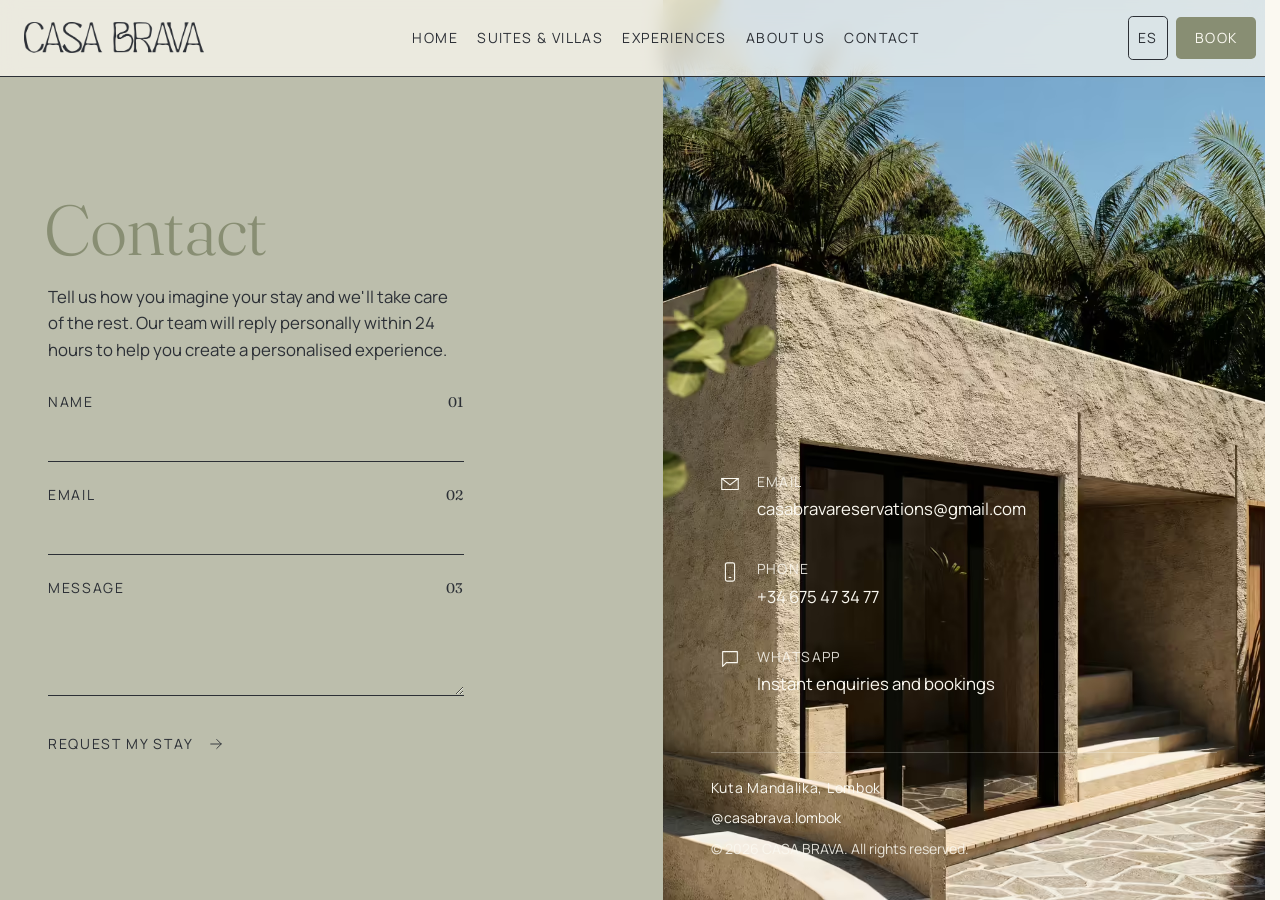
<file: en/html/contact.html>
<!DOCTYPE html>
<html lang="en">
<head>
    <meta charset="UTF-8">
    <meta name="viewport" content="width=device-width, initial-scale=1.0">
    <meta name="description" content="Contact Casa Brava in Kuta Mandalika, Lombok. Bookings by email, phone or WhatsApp, or write to us directly from this form.">
    <meta name="robots" content="index,follow">
    <title>Contact | Casa Brava Boutique Hotel</title>

    <link rel="icon" type="image/svg+xml" href="../../assets/icons/ISOTYPE/ISOTYPE.svg">

    <link rel="canonical" href="https://hellobymarta.github.io/casa-brava/en/html/contact.html">
    <link rel="alternate" hreflang="es" href="https://hellobymarta.github.io/casa-brava/html/contact.html">
    <link rel="alternate" hreflang="en" href="https://hellobymarta.github.io/casa-brava/en/html/contact.html">
    <link rel="alternate" hreflang="x-default" href="https://hellobymarta.github.io/casa-brava/html/contact.html">
    <meta property="og:type" content="website">
    <meta property="og:title" content="Contact | Casa Brava Boutique Hotel">
    <meta property="og:description" content="Contact Casa Brava in Kuta Mandalika, Lombok. Bookings by email, phone or WhatsApp.">
    <meta property="og:image" content="https://hellobymarta.github.io/casa-brava/assets/images/shared/carousel/CASABRAVA04.jpg">
    <meta property="og:url" content="https://hellobymarta.github.io/casa-brava/en/html/contact.html">
    <meta name="title" content="Contact | Casa Brava Boutique Hotel">
    <meta name="twitter:card" content="summary_large_image">
    <meta name="twitter:url" content="https://hellobymarta.github.io/casa-brava/en/html/contact.html">
    <meta name="twitter:title" content="Contact | Casa Brava Boutique Hotel">
    <meta name="twitter:description" content="Contact Casa Brava in Kuta Mandalika, Lombok. Bookings by email, phone or WhatsApp.">
    <meta name="twitter:image" content="https://hellobymarta.github.io/casa-brava/assets/images/shared/carousel/CASABRAVA04.jpg">

    <link rel="preconnect" href="https://fonts.googleapis.com">
    <link rel="preconnect" href="https://fonts.gstatic.com" crossorigin>
    <link href="https://fonts.googleapis.com/css2?family=Manrope:wght@200..800&family=Fraunces:opsz,wght@9..144,300..500&display=swap" rel="stylesheet">

    <link rel="stylesheet" href="../../css/base.css">
    <link rel="stylesheet" href="../../css/contact.css">
    <script src="../../js/main.js" defer></script>
</head>
<body>
    <!-- SVG Symbol reutilizable -->
    <svg class="u-hidden" aria-hidden="true">
        <symbol id="icon-hamburger" viewBox="0 0 24 24" fill="none" stroke="currentColor" stroke-width="1" stroke-linecap="round" stroke-linejoin="round">
            <path d="M13 8c0-2.76-2.46-5-5.5-5S2 5.24 2 8h2l1-1 1 1h4"/>
            <path d="M13 7.14A5.82 5.82 0 0 1 16.5 6c3.04 0 5.5 2.24 5.5 5h-3l-1-1-1 1h-3"/>
            <path d="M5.89 9.71c-2.15 2.15-2.3 5.47-.35 7.43l4.24-4.25.7-.7.71-.71 2.12-2.12c-1.95-1.96-5.27-1.8-7.42.35"/>
            <path d="M11 15.5c.5 2.5-.17 4.5-1 6.5h4c2-5.5-.5-12-1-14"/>
        </symbol>
        <!-- Iconos de contacto: mismo lenguaje de línea simple que el icono de menú de arriba -->
        <symbol id="icon-email" viewBox="0 0 24 24" fill="none" stroke="currentColor" stroke-width="1.2" stroke-linecap="round" stroke-linejoin="round">
            <path d="M3 6h18v12H3z"/>
            <path d="M3 6l9 7 9-7"/>
        </symbol>
        <symbol id="icon-phone" viewBox="0 0 24 24" fill="none" stroke="currentColor" stroke-width="1.2" stroke-linecap="round" stroke-linejoin="round">
            <rect x="7" y="2" width="10" height="20" rx="2"/>
            <path d="M11 18h2"/>
        </symbol>
        <symbol id="icon-whatsapp" viewBox="0 0 24 24" fill="none" stroke="currentColor" stroke-width="1.2" stroke-linecap="round" stroke-linejoin="round">
            <path d="M4 4h16v12H8l-4 4V4z"/>
        </symbol>
        <symbol id="icon-arrow" viewBox="0 0 24 24" fill="none" stroke="currentColor" stroke-width="1.2" stroke-linecap="round" stroke-linejoin="round">
            <path d="M5 12h14"/>
            <path d="M13 6l6 6-6 6"/>
        </symbol>
    </svg>

    <!-- Overlay menú móvil -->
    <div class="MenuOverlay" aria-hidden="true"></div>

    <header class="Header">
        <h2 class="u-srOnly">Casa Brava, main navigation</h2>
        <a href="../index.html" class="Header-logoLink" aria-label="Go to home page" title="Casa Brava - Home">
            <img src="../../assets/icons/LOGO/LOGO-BLACK/LOGO-H1_BLACK.png" alt="Casa Brava Boutique Hotel logo" class="Header-logoImg" width="180" height="60">
        </a>

        <nav class="Header-nav" id="Main-menu" aria-label="Main navigation">
            <ul class="Header-ul">
                <li class="Header-li"><a href="../index.html" class="Header-a" title="Home">Home</a></li>
                <li class="Header-li"><a href="villas-suites.html" class="Header-a" title="Suites and villas">Suites &amp; Villas</a></li>
                <li class="Header-li"><a href="experiences.html" class="Header-a" title="Experiences">Experiences</a></li>
                <li class="Header-li"><a href="about.html" class="Header-a" title="About Casa Brava">About us</a></li>
                <li class="Header-li"><a href="contact.html" class="Header-a" title="Contact" aria-current="page">Contact</a></li>
            </ul>
        </nav>

        <button class="Header-hamburger" aria-label="Open navigation menu" aria-controls="Main-menu" aria-expanded="false" title="Menu">
            <svg class="Header-icon" width="24" height="24">
                <use href="#icon-hamburger"></use>
            </svg>
        </button>

        <div class="Header-booking">
            <a href="../../html/contact.html" class="LangSwitch" lang="es" hreflang="es" title="Ver esta página en español" aria-label="Ver esta página en español">ES</a>
            <a href="villas-suites.html" class="Button-book" title="Book">Book</a>
        </div>
    </header>

    <!-- Esta página no usa el <footer> compartido: los canales de contacto y el
         copyright viven integrados en la columna editorial (.Contact-info). -->
    <main class="Main">
        <section class="Contact" aria-labelledby="contact-title">
            <div class="Contact-formCol">

                <h1 class="Contact-title" id="contact-title">Contact</h1>

                <div class="Contact-formBody">
                    <p class="Contact-intro">Tell us how you imagine your stay and we'll take care of the rest. Our team will reply personally within 24 hours to help you create a personalised experience.</p>

                    <!-- Sin backend propio: usa el protocolo mailto con los datos precargados -->
                    <form class="Contact-form" action="mailto:casabravareservations@gmail.com" method="post" enctype="text/plain">
                        <div class="Form-group">
                            <label for="contact-name" class="Form-label">Name</label>
                            <input type="text" id="contact-name" name="name" class="Form-input" autocomplete="name" required>
                        </div>

                        <div class="Form-group">
                            <label for="contact-email" class="Form-label">Email</label>
                            <input type="email" id="contact-email" name="email" class="Form-input" autocomplete="email" required>
                        </div>

                        <div class="Form-group">
                            <label for="contact-message" class="Form-label">Message</label>
                            <textarea id="contact-message" name="message" autocomplete="off" class="Form-textarea" rows="3" required></textarea>
                        </div>

                        <button type="submit" class="Contact-submit" title="Send stay request">
                            <span>Request my stay</span>
                            <svg class="Contact-submitIcon" width="18" height="18" aria-hidden="true"><use href="#icon-arrow"></use></svg>
                        </button>
                    </form>
                </div>
            </div>

            <!-- Columna editorial: fotografía de marca + los tres canales directos,
                 con el mismo peso visual cada uno (email, teléfono, WhatsApp). -->
            <aside class="Contact-info" aria-label="Other ways to get in touch">
                <picture>
                    <source srcset="../../assets/images/shared/CASABRAVA04.avif" type="image/avif">
                    <source srcset="../../assets/images/shared/CASABRAVA04.webp" type="image/webp">
                    <img src="../../assets/images/shared/carousel/CASABRAVA04.jpg" alt="" class="Contact-infoImg" loading="lazy" width="2560" height="1920" aria-hidden="true">
                </picture>

                <ul class="Contact-channels">
                    <li>
                        <a href="mailto:casabravareservations@gmail.com" class="Contact-channel" title="Email Casa Brava">
                            <svg class="Contact-channelIcon" width="22" height="22" aria-hidden="true"><use href="#icon-email"></use></svg>
                            <span class="Contact-channelBody">
                                <span class="Contact-channelLabel">Email</span>
                                <span class="Contact-channelValue">casabravareservations@gmail.com</span>
                            </span>
                        </a>
                    </li>
                    <li>
                        <a href="tel:+34675473477" class="Contact-channel" title="Phone +34 675 47 34 77">
                            <svg class="Contact-channelIcon" width="22" height="22" aria-hidden="true"><use href="#icon-phone"></use></svg>
                            <span class="Contact-channelBody">
                                <span class="Contact-channelLabel">Phone</span>
                                <span class="Contact-channelValue">+34 675 47 34 77</span>
                            </span>
                        </a>
                    </li>
                    <li>
                        <a href="https://wa.me/34675473477" class="Contact-channel" target="_blank" rel="noopener noreferrer" title="WhatsApp: instant enquiries and bookings">
                            <svg class="Contact-channelIcon" width="22" height="22" aria-hidden="true"><use href="#icon-whatsapp"></use></svg>
                            <span class="Contact-channelBody">
                                <span class="Contact-channelLabel">WhatsApp</span>
                                <span class="Contact-channelValue">Instant enquiries and bookings</span>
                            </span>
                        </a>
                    </li>
                </ul>

                <div class="Contact-meta">
                    <p class="Contact-location">Kuta Mandalika, Lombok</p>
                    <a href="https://www.instagram.com/casabrava.lombok/" class="Contact-social" target="_blank" rel="noopener noreferrer" title="@casabrava.lombok">@casabrava.lombok</a>
                    <p class="Contact-copy">&copy; 2026 CASA BRAVA. All rights reserved.</p>
                </div>
            </aside>
        </section>
    </main>
</body>
</html>
</file>
<file: css/base.css>
/* ========================================================
   Proyecto Casa Brava
   Este archivo ha sido desarrollado por la autora
   (Marta Alarcón Rodríguez).
   Se ha utilizado Inteligencia Artificial (ChatGPT y Claude)
   como apoyo para:
   - organización del CSS
   - optimización del código
   - revisión responsive
   - mejoras de accesibilidad
   - propuestas de refactorización
   Todas las decisiones finales y modificaciones fueron
   revisadas e implementadas manualmente. Ver detalle completo
   en la Memoria del proyecto, apartado "Uso de Inteligencia
   Artificial".
======================================================== */

/* ==========================================================
   BASE
   Tokens compartidos, reset, utilidades y componentes comunes
   (Header, Footer, botón de reserva, menú móvil).
   Se carga en TODAS las páginas, antes del CSS específico.
========================================================== */

:root {
  /* Paleta cromática oficial (Brand Guideline Casa Brava, sección 02) */
  --color-text: #2c3036; /* Marino oscuro — texto principal */
  --color-bg: #fbf9f1; /* Blanco roto — fondo */
  --color-lg: #efd9d8; /* Rosa — fondo secundario (marquee) */
  --color-brand: #888e73; /* Verde — color de marca, CTAs primarios */
  --color-accent: #2c3036; /* Acento oscuro (mismo marino): hover, enlaces, detalles */

  /* Sunmora (tipografía de marca) requiere licencia webfont de pago:
     https://www.myfonts.com/es/collections/the-sunmora-font-ardyanatypes
     Mientras no se compre esa licencia, usamos Fraunces (Google Fonts,
     gratuita) como sustituta visual: serif con contraste de trazo y
     carácter orgánico, en la misma familia de sensación que Sunmora.
     Spectral se reserva como variante puntual solo para la Marquee de
     Home (.Marquee-span, ver home.css); el resto del sitio usa Fraunces. */
  --font-title: "Fraunces", serif;
  --font-main: "Manrope", sans-serif;

  /* Escala de duraciones: token por cada valor usado en transition/animation
     de todo el proyecto. Al tokenizar TODAS las duraciones (nunca un valor
     suelto en la regla), prefers-reduced-motion puede anularlas todas a la
     vez reasignando estas variables en :root, sin necesidad de forzar la cascada
     ni de aumentar la especificidad de ningún selector (ver más abajo). */
  --duration-200: 0.2s;
  --duration-300: 0.3s;
  --duration-350: 0.35s;
  --duration-380: 0.38s;
  --duration-400: 0.4s;
  --duration-450: 0.45s;
  --duration-500: 0.5s;
  --duration-600: 0.6s;
  --duration-2800: 2.8s;
  --duration-6000: 6s;
  --duration-16000: 16s;
  --duration-20000: 20s;
  --duration-36000: 36s;

  /* Escala de capas, de menor a mayor: el overlay que oscurece el fondo
     mientras el menú móvil está abierto vive DEBAJO del Header (el propio
     .Header ya crea su contexto de apilamiento al llevar z-index, así que
     todo lo que hay dentro —incluido .Header-nav— queda atrapado en ese
     contexto y nunca puede "escapar" para ganarle a un elemento fuera de
     él solo subiendo su propio z-index). --z-modal queda por encima de
     todo: el lightbox de Preview (Home) debe cubrir incluso el Header. */
  --z-menuOverlay: 5;
  --z-header: 8;
  --z-modal: 10;
}

/* ==========================================================
   RESET
========================================================== */
*, *::before, *::after {
  margin: 0;
  padding: 0;
  box-sizing: border-box;
}

html {
  scroll-behavior: smooth;
  /* Reserva el hueco de la scrollbar aunque no haya scrollbar visible: sin
     esto, bloquear el scroll (position:fixed en body.no-scroll) hace
     desaparecer la barra y el contenido se ensancha ~15-17px, provocando un
     salto horizontal al abrir/cerrar el Lightbox o el menú móvil. */
  scrollbar-gutter: stable;
}

body {
  font-family: var(--font-main);
  background-color: var(--color-bg);
  color: var(--color-text);
  line-height: 1.6;
  overflow-x: hidden;
  -webkit-font-smoothing: antialiased;
}

img, iframe, picture {
  max-width: 100%;
  display: block;
}

a {
  color: inherit;
  text-decoration: none;
}

ul {
  list-style: none;
}

button {
  font-family: inherit;
  background: none;
  border: none;
  cursor: pointer;
}

/* ==========================================================
   UTILIDADES
========================================================== */

/* Oculta visualmente pero mantiene el contenido accesible para lectores de pantalla */
.u-srOnly {
  position: absolute;
  width: 1px;
  height: 1px;
  padding: 0;
  margin: -1px;
  overflow: hidden;
  clip: rect(0, 0, 0, 0);
  white-space: nowrap;
  border: 0;
}

/* Oculta por completo (usada en el sprite de símbolos SVG de cada página) */
.u-hidden {
  display: none;
}

/* Bloquea el scroll del body cuando el menú móvil está abierto */
body.no-scroll {
  overflow: hidden;
  position: fixed;
  width: 100%;
}

/* Foco visible accesible en toda la web (WCAG 2.2 AA, 2.4.11) */
a:focus-visible,
button:focus-visible {
  outline: 2px solid var(--color-accent);
  outline-offset: 2px;
}

/* ==========================================================
   HEADER (compartido en todas las páginas)
========================================================== */
.Header {
  position: fixed;
  top: 0;
  left: 0;
  width: 100%;
  z-index: var(--z-header);

  display: flex;
  justify-content: space-between;
  align-items: center;

  padding: 1rem 1.5rem;

  background: rgba(251, 249, 241, 0.75);
  backdrop-filter: blur(10px);
  -webkit-backdrop-filter: blur(10px);
  border-bottom: .9px solid var(--color-accent);
}

.Header-logoLink {
  width: 11.25rem;
  display: block;
}

.Header-logoImg {
  width: 100%;
  height: auto;
}

.Header-nav,
.Header-ul {
  display: flex;
  align-items: center;
  gap: 1.2rem;
}

.Header-li {
  display: flex;
  align-items: center;
}

.Header-a {
  font-size: 0.875rem;
  letter-spacing: 0.1em;
  text-transform: uppercase;
  position: relative;
  padding: 0.4rem 0;
  transition: color var(--duration-300) ease;
}

.Header-a:hover,
.Header-a:focus-visible {
  color: var(--color-accent);
}

.Header-a::after {
  content: "";
  position: absolute;
  left: 0;
  bottom: -0.125rem;
  width: 0;
  height: 1px;
  background: var(--color-accent);
  transition: width var(--duration-380) cubic-bezier(0.25, 1, 0.5, 1);
}

.Header-a:hover::after {
  width: 100%;
}

.Header-hamburger {
  display: none; /* visible solo en breakpoint móvil, ver media query abajo */
  align-items: center;
  justify-content: center;
  /* Padding alrededor del icono para alcanzar el área táctil mínima de 44x44px (WCAG 2.2, 2.5.8) */
  padding: 0.625rem;
  z-index: 3;
}

.Header-icon {
  width: 1.5rem;
  height: 1.5rem;
  color: var(--color-accent);
}

/* Selector de idioma: un único enlace discreto junto al botón de reserva,
   que muestra el idioma al que se puede cambiar (EN en la versión
   española, ES en la inglesa). */
.Header-booking {
  display: flex;
  align-items: center;
  gap: 0.5rem;
}

.LangSwitch {
  display: inline-flex;
  align-items: center;
  justify-content: center;
  min-width: 2.5rem;
  padding: 0.6rem 0.6rem;
  font-size: 0.875rem;
  letter-spacing: 0.08em;
  text-transform: uppercase;
  border: 1px solid var(--color-accent);
  border-radius: 0.3rem;
  transition: background-color var(--duration-300) ease, color var(--duration-300) ease;
}

.LangSwitch:hover,
.LangSwitch:focus-visible {
  background-color: var(--color-accent);
  color: var(--color-bg);
}

/* Botón de reserva (mismo componente, un único nombre de clase en todo el sitio) */
.Button-book {
  display: inline-block;
  background-color: var(--color-brand);
  color: var(--color-bg);

  padding: 0.6rem 1.2rem;
  font-size: 0.875em;
  text-transform: uppercase;
  letter-spacing: 0.08em;
  border-radius: 0.3rem;
  transition: background-color var(--duration-300) ease, transform var(--duration-300) ease;
}

.Button-book:hover,
.Button-book:focus-visible {
  background-color: var(--color-accent);
  transform: translateY(-1px);
}

/* ==========================================================
   MENÚ MÓVIL (overlay + panel deslizante)
   .Header crea su propio contexto de apilamiento (tiene z-index), así que
   .Header-nav queda atrapado dentro de él: su z-index solo compite contra
   sus hermanos locales (.Header-hamburger), nunca directamente contra
   .MenuOverlay, que vive fuera de .Header. Por eso --z-header debe ser
   mayor que --z-menuOverlay: así todo el bloque .Header —panel incluido—
   gana siempre al overlay sin depender del z-index interno de .Header-nav.
========================================================== */
.MenuOverlay {
  position: fixed;
  inset: 0;
  background: rgba(44, 48, 54, 0.6);
  backdrop-filter: blur(6px);

  opacity: 0;
  pointer-events: none;

  transition: opacity var(--duration-300) ease;
  z-index: var(--z-menuOverlay);
}

.MenuOverlay.is-active {
  opacity: 1;
  pointer-events: auto;
}

@media (max-width: 992px) {
  /* Logo, padding y botón de reserva más compactos: con los tres
     elementos (logo + hamburguesa + Reservar) en una sola fila,
     los valores de escritorio no caben en un viewport móvil y el
     header queda apretado. */
  .Header {
    padding: 0.75rem 1.25rem;
    gap: 0.75rem;
  }

  .Header-logoLink {
    width: 8.5rem;
    flex-shrink: 0;
  }

  .Header-hamburger {
    display: flex;
  }

  .Header-nav {
    position: fixed;
    top: 0;
    right: 0;

    width: 80%;
    height: 100vh;

    transform: translateX(100%);
    transition: transform var(--duration-400) ease;

    background: var(--color-bg);
    flex-direction: column;
    justify-content: center;
    padding: 2rem;
    /* Local: solo necesita superar a .Header-hamburger (3) dentro del
       contexto de apilamiento de .Header, no al overlay global. */
    z-index: 4;
  }

  .Header-nav.is-open {
    transform: translateX(0);
  }

  .Header-ul {
    flex-direction: column;
  }

  .Button-book {
    padding: 0.5rem 0.8rem;
    font-size: 0.875rem;
  }

  .LangSwitch {
    min-width: 2.25rem;
    padding: 0.5rem 0.4rem;
  }
}

@media (max-width: 400px) {
  /* Móviles pequeños (iPhone SE y similares): un último ajuste para
     que logo + hamburguesa + Reservar sigan sin tocarse. */
  .Header {
    padding: 0.65rem 1rem;
  }

  .Header-logoLink {
    width: 7rem;
  }

  .Header-hamburger {
    padding: 0.5rem;
  }

  .Button-book {
    padding: 0.45rem 0.7rem;
    font-size: 0.875rem;
  }

  .LangSwitch {
    min-width: 2rem;
    padding: 0.45rem 0.3rem;
  }
}

/* ==========================================================
   FOOTER (compartido en todas las páginas)
========================================================== */
.Footer {
  position: relative;
  min-height: 65vh;

  display: flex;
  flex-direction: column;
  align-items: center;
  justify-content: center;

  overflow: hidden;
}

.Footer-img {
  position: absolute;
  inset: 0;
  width: 100%;
  height: 100%;
  object-fit: cover;
}

/* Cada página cierra con una fotografía real y propia (ver comentario en
   cada HTML): el degradado garantiza contraste WCAG AA para el texto claro
   sobre cualquier foto, sin depender de que la imagen sea oscura de por sí. */
.Footer::before {
  content: "";
  position: absolute;
  inset: 0;
  /* Stops subidos de 0.2/0.6 a 0.35/0.72: el contenido del Footer va
     centrado verticalmente (.Footer-wrapper, justify-content:center), no
     anclado abajo, así que el copyright puede caer sobre la franja media
     de la foto — la zona menos oscurecida del degradado anterior. Con
     fotos cálidas/claras ese punto bajaba de 4.5:1. El degradado más denso
     mantiene el contraste mínimo AA en cualquier punto vertical del
     Footer, en las 5 páginas que comparten este componente. */
  background: linear-gradient(rgba(44, 48, 54, 0.35), rgba(44, 48, 54, 0.72));
}

.Footer-wrapper {
  position: relative;
  z-index: 2;
  text-align: center;
  color: var(--color-bg);

  display: flex;
  flex-direction: column;
  gap: 6rem;
}

.Footer-link {
  font-size: 0.875rem;
  letter-spacing: .1em;
}

.Footer-copy {
  font-size: 0.875rem;
}

/* ==========================================================
   PREFERENCIAS DE ACCESIBILIDAD DEL SISTEMA
   Sin forzar la cascada: cada transition/animation del proyecto usa un
   token var(--duration-*) (nunca un valor suelto), así que basta
   con reasignar esos tokens en :root para anular el movimiento en
   cascada. scroll-behavior se resuelve igual: misma especificidad
   que el reset (html, 0-0-1) pero declarada después, por lo que
   gana por orden de cascada sin necesidad de forzar nada.
========================================================== */
@media (prefers-reduced-motion: reduce) {
  :root {
    --duration-200: 0.001ms;
    --duration-300: 0.001ms;
    --duration-350: 0.001ms;
    --duration-380: 0.001ms;
    --duration-400: 0.001ms;
    --duration-450: 0.001ms;
    --duration-500: 0.001ms;
    --duration-600: 0.001ms;
    --duration-2800: 0.001ms;
    --duration-6000: 0.001ms;
    --duration-16000: 0.001ms;
    --duration-20000: 0.001ms;
    --duration-36000: 0.001ms;
  }

  html {
    scroll-behavior: auto;
  }
}
</file>
<file: css/home.css>
/* ==========================================================
   HOME — Estilos específicos de index.html
   Los tokens, el reset, el Header, el Footer y el menú móvil
   viven en base.css (se carga antes que este archivo).
========================================================== */

/* ==========================================================
   HERO
========================================================== */

/* flex-direction:column + gap: apila el isotipo (.Hero-isoImg) y el bloque
   de texto (.Hero-subcontent) como una sola unidad centrada, sin offsets
   fijos en rem ni position:absolute. El mismo layout funciona en
   escritorio, tablet y móvil sin necesidad de un @media que lo reescriba. */
.Hero {
  position: relative;
  min-height: 100vh;
  min-height: 100svh;
  display: flex;
  flex-direction: column;
  align-items: center;
  justify-content: center;
  gap: clamp(0.75rem, 2.5vh, 1.25rem);
  overflow: hidden;
}

/* Velo sutil (mismo patrón ya usado en el Hero de villas-suites.html):
   se mantiene aunque el wordmark ya no está, porque sigue siendo necesario
   para que el texto claro de .Hero-p (arriba y abajo del encuadre) se lea
   sobre las zonas más luminosas de cielo y hormigón de la foto. No compite
   con la fotografía: es la propia imagen quien protagoniza el Hero. */
.Hero::before {
  content: "";
  position: absolute;
  inset: 0;
  background: linear-gradient(rgba(44, 48, 54, 0.2), rgba(44, 48, 54, 0.35));
  z-index: 1;
}

.Hero-img, .Closing-img {
  position: absolute;
  inset: 0;
  width: 100%;
  height: 100%;
  object-fit: cover;
}

/* La fuente de Closing es vertical (ducha exterior, 1600x2133): en pantallas
   anchas el recorte de "cover" centrado perdería el cabezal de ducha y las
   hornacinas de piedra, que son el punto focal. Sesga el encuadre hacia
   arriba para conservarlo. */
.Closing-img {
  object-position: center 25%;
}

/* position:relative (no absolute): participa en el flex column de .Hero
   para centrarse junto a .Hero-subcontent como una sola unidad — z-index
   sigue haciendo falta porque .Hero::before (el velo oscuro) es un
   elemento posicionado con z-index:1 que, si no, taparía el isotipo.
   height: auto es obligatorio, no decorativo: el <img> lleva
   width="120" height="120" en el HTML (reserva de espacio nativa) y esos
   atributos actúan como CSS de baja prioridad. Sin height:auto aquí, el
   height="120" del HTML permanecería fijo mientras el width se encoge con
   el clamp, aplastando el logotipo. Mismo patrón aplicado en
   .Location-previewImg más abajo. */
.Hero-isoImg {
  position: relative;
  z-index: 2;
  width: clamp(4.5rem, 14vw, 7.5rem);
  height: auto;
  aspect-ratio: 1 / 1;
  opacity: 0.8;
}

/* position:relative (no absolute + top:calc(50% + 5.5rem)): ese offset
   fijo en rem sumado a un porcentaje de la altura es lo que hacía que el
   bloque se desplazara o se recortara en pantallas más bajas — ver el
   comentario grande en .Hero más arriba. Al ser un hijo normal del flex
   column, se centra solo, en cualquier altura de viewport. */
.Hero-subcontent {
  position: relative;
  z-index: 2;
  display: flex;
  flex-direction: column;
  align-items: center;
  gap: 0.3rem;
  width: 100%;
  max-width: 34rem;
  margin-inline: auto;
  padding-inline: 1.5rem;
  text-align: center;
  font-style: italic;
}

.Hero-p {
  /* Gris neutro derivado de --color-bg oscurecido levemente hacia
     --color-text mediante color-mix: mismo resultado visual sobre la
     foto del Hero sin introducir ningún color fuera de :root. */
  color: color-mix(in srgb, var(--color-bg) 90%, var(--color-text) 10%);
  text-transform: uppercase;
  letter-spacing: 0.12em;
}

/* Jerarquía tipográfica explícita entre la etiqueta ("El origen") y la
   frase principal, cada una con su propio clamp(): da impacto real en
   escritorio sin desbordar en móvil, escalando con el viewport en vez de
   depender de un tamaño de fuente fijo. */
.Hero-subcontent .Hero-p {
  font-size: clamp(1rem, 2.4vw, 1.3rem);
}

.Hero-subcontent .Hero-p:first-child {
  font-size: clamp(0.7rem, 1.6vw, 0.85rem);
  letter-spacing: 0.22em;
  opacity: 0.85;
}

/* Ancla siempre en la esquina inferior derecha, en todas las
   resoluciones — a diferencia de .Hero-subcontent, este bloque es breve
   (dos líneas) y no necesita reflow: fijarlo evita que compita por
   espacio con el bloque central. Ver el @media de abajo para el ajuste
   de esquina en móvil. */
.Hero-content {
  position: absolute;
  right: 2rem;
  bottom: 2rem;
  max-width: calc(50% - 2rem);
  text-align: right;
  font-size: 0.875rem;
  z-index: 2;
}

.Anexo {
  font-size: 0.875em;
}

/* ==========================================================
   MARQUEE
========================================================== */

/* Color: fondo marino (--color-text) + texto rosa (--color-lg), 9.8:1 de
   contraste. El rosa no se repite como fondo aquí porque ya protagoniza
   el Interludio más abajo; como texto, es el mismo hilo de color de
   siempre.
   Tipografía: peso 300, igual que el título de Contact, la cita de
   Closing y la frase del Interludio — mismo idioma editorial en todo el
   sitio. font-variant-caps: small-caps sobre texto en formato título (no
   todo mayúsculas) da un tratamiento de versalita de revista.
   Separador: un punto simple entre frases (no el isotipo, cuyo trazo se
   pierde a 14-18px) marca el ritmo editorial sin assets adicionales.
   Una sola fila con un único mensaje se lee mejor que varias filas
   repitiendo contenido. Las dos .Marquee-wrapper duplicadas dentro de la
   fila son el truco habitual para el loop infinito sin costura. */
.Marquee {
  overflow: hidden;
  background: var(--color-text);
  padding: clamp(1.5rem, 4vh, 2.5rem) 0;
}

@media (max-width: 576px) {
  /* Más fina y con texto más pequeño: en móvil el clamp de escritorio
     ya tocaba su mínimo pero seguía siendo una franja gruesa que dejaba
     leer poca frase por pantalla. */
  .Marquee {
    padding: 0.85rem 0;
  }

  .Marquee-span {
    padding-left: 1.25rem;
    font-size: 1.05rem;
    letter-spacing: 0.05em;
  }

  .Marquee-span::after {
    margin-left: 1.25rem;
  }
}

.Marquee-row {
  display: flex;
  overflow: hidden;
}

.Marquee-wrapper {
  display: flex;
  align-items: center;
  white-space: nowrap;
  animation: marquee var(--duration-36000) linear infinite;
}

/* Pausa al pasar el ratón: el texto es aria-hidden y puramente decorativo
   (no gana foco de teclado a propósito, no hay información que un lector
   de pantalla deba anunciar dos veces), pero para quien navega con ratón
   sigue el espíritu de WCAG 2.2.2 — nada en movimiento continuo sin forma
   de detenerlo. */
.Marquee:hover .Marquee-wrapper {
  animation-play-state: paused;
}

.Marquee-span {
  display: inline-flex;
  align-items: center;
  padding-left: clamp(1.5rem, 3vw, 3rem);
  /* "Spectral", no var(--font-title): única excepción tipográfica del
     sitio. El resto de titulares sigue en Fraunces (var(--font-title),
     ver base.css); aquí se referencia el nombre de familia directamente
     a propósito, para que esta regla no siga al token si cambia. */
  font-family: "Spectral", serif;
  font-weight: 300;
  font-variant-caps: small-caps;
  font-size: clamp(1.4rem, 3vw, 2.5rem);
  letter-spacing: 0.08em;
  color: var(--color-lg);
}

.Marquee-span::after {
  content: "•";
  display: inline-block;
  margin-left: clamp(1.5rem, 3vw, 3rem);
  font-size: 0.875em;
  color: var(--color-lg);
  opacity: 0.55;
}

@keyframes marquee {
  from { transform: translateX(0); }
  to { transform: translateX(-100%); }
}

/* ==========================================================
   FEATURE (villas / experiences)
========================================================== */

/* max-width + margin-inline:auto: mismo límite que ya usa .Location más
   abajo. Sin él, en un monitor ultraancho las dos columnas (foto + texto)
   se estiran de borde a borde con solo el padding lateral de por medio,
   rompiendo la longitud de línea de lectura del texto y descompensando
   la sección frente a Location, que sí está contenida. */
.Feature {
  position: relative;

  display: grid;
  grid-template-columns: repeat(2, minmax(0, 1fr));

  max-width: 1600px;
  margin-inline: auto;
  gap: 3.75rem;
  padding: 8rem 6rem;
  border-bottom: 1px solid var(--color-accent);

  align-items: center;
}

/* Sin override de align-self, .Feature-media hereda el align-items:center
   de .Feature: comparte el mismo centrado vertical que .Feature-content
   en vez de quedar anclada arriba de su columna en pantallas altas. */
.Feature-media {
  position: relative;

  display: flex;
  flex-direction: column;
  gap: 1rem;
  min-width: 0;
}

/* min-height con doble declaración (100vh + 100svh): mismo fix ya usado
   en .AboutHero (about.css) para evitar el salto visual cuando la barra
   de navegador móvil aparece/desaparece durante el scroll — estas cuatro
   secciones son sticky a pantalla completa igual que aquella, así que
   necesitan la misma red de seguridad. 100svh solo sobrescribe en los
   navegadores que lo soportan. */
.Feature--villas, .Feature--reverse, .Closing, .Location {
  position: sticky;
  top: 0px;
  min-height: 100vh;
  min-height: 100svh;
  background-color: var(--color-bg);
}

/* layout reverse */
.Feature--reverse .Feature-media {
  order: 2;
}

.Feature--reverse .Feature-content {
  order: 1;
}

.Feature-media,
.Feature-content {
  flex: 1;
}

.Feature-image {
  width: 100%;
  display: block;
  border-radius: 2.5rem;
}

/* THUMBNAILS */
.Feature-boxes {
  display: grid;
  grid-template-columns: repeat(3,1fr);
  gap: 1rem;
}

.Feature-previewButton {
  display: block;
  padding: 0;

  border: none;
  background-color: transparent;
  cursor: pointer;
}

.Feature-thumb {
  width: 100%;
  display: block;

  aspect-ratio: 16/9;
  object-fit: cover;
  border-radius: 1.5rem;
  transition: transform var(--duration-350) ease;
}

.Feature-previewButton:hover .Feature-thumb,
.Feature-previewButton:focus-visible .Feature-thumb {
  transform: scale(.97);
}

/* CONTENT */
.Feature-content {
  display: flex;
  flex-direction: column;
  gap: 1rem;
}

.Content--reverse {
  display: flex;
  flex-direction: column;
  align-items: flex-end;
  text-align: right;
}

.Feature-title {
  font-size: clamp(2rem, 4vw, 2.5rem);
  line-height: 1.1;
}

.Feature-subtitle {
  text-transform: uppercase;
  letter-spacing: 3px;
  color: var(--color-accent);
  font-family: var(--font-title);
  font-size: 15px;
}

.Feature-text {
  font-weight: 200;
  font-size: 1.125rem;
}

/* Mismo lenguaje visual que .Button-book (base.css): idéntico border-radius,
   mismas unidades de padding/tipografía y mismo gesto de hover (color +
   translateY), para que "Discover More" y "Book now" se lean como el
   mismo sistema de botones, no como dos componentes distintos. */
.Feature-button {
  width: max-content;
  display: inline-block;
  background-color: var(--color-brand);
  color: var(--color-bg);
  text-transform: uppercase;
  font-size: 0.875em;
  letter-spacing: 0.08em;
  padding: 0.6rem 1.2rem;
  border-radius: 0.3rem;
  transition: background-color var(--duration-300) ease, transform var(--duration-300) ease;
}

.Feature-button:hover,
.Feature-button:focus-visible {
  background-color: var(--color-accent);
  transform: translateY(-1px);
}

/* ==========================================================
   FEATURE — REVERSE (Experiences)
   Verde bosque derivado al 100% de los dos tokens de marca
   (--color-brand + --color-text, sin hex nuevo): más oscuro que el verde
   plano de marca para sostener 5.8:1 de contraste con el texto claro,
   coherente con el contenido del bloque (yoga, jacuzzi, bienestar).
========================================================== */
.Feature--reverse {
  background-color: color-mix(in srgb, var(--color-brand) 55%, var(--color-text) 45%);
  border-bottom-color: rgba(251, 249, 241, 0.15);
}

.Feature--reverse .Feature-title,
.Feature--reverse .Feature-text {
  color: var(--color-bg);
}

.Feature--reverse .Feature-subtitle {
  color: var(--color-lg);
}

/* El botón en verde de marca sobre el nuevo fondo (también verde) casi
   desaparecía por falta de contraste entre ambos; además el texto marino
   sobre verde de marca no llegaba a 4.5:1. Botón claro sobre fondo oscuro
   resuelve las dos cosas y es coherente con el resto del sitio. */
.Feature--reverse .Feature-button {
  background-color: var(--color-bg);
  color: var(--color-text);
}

.Feature--reverse .Feature-button:hover,
.Feature--reverse .Feature-button:focus-visible {
  background-color: var(--color-accent);
  color: var(--color-bg);
}

/* El foco visible global es marino (--color-accent): invisible sobre este
   fondo oscuro y sobre el propio botón en su estado hover/focus. Se ajusta
   solo el color del anillo, no su grosor ni offset. */
.Feature--reverse .Feature-button:focus-visible {
  outline-color: var(--color-bg);
}

/* ==========================================================
   INTERLUDE (pausa editorial entre Features y Closing)
   Bloque de color + frase, sin fotografía: ver comentario en index.html.
   Altura menor que una sección de contenido — se lee como una respiración,
   no como un bloque más. El degradado usa solo --color-lg y una mezcla con
   --color-bg (color-mix, sin hex nuevo) para dar algo de profundidad sin
   recurrir a una imagen de textura.
========================================================== */
.Interlude {
  display: flex;
  align-items: center;
  justify-content: center;
  min-height: 32vh;
  padding: clamp(3rem, 8vh, 5rem) 1.5rem;
  text-align: center;
  background: linear-gradient(135deg, var(--color-lg), color-mix(in srgb, var(--color-lg) 75%, var(--color-bg) 25%));
}

.Interlude-quote {
  max-width: 40rem;
  font-family: var(--font-title);
  font-weight: 300;
  font-size: clamp(1.5rem, 3.2vw, 2.5rem);
  line-height: 1.35;
  color: var(--color-text);
}

/* ==========================================================
   PREVIEW (lightbox modal de las miniaturas Feature)
   Diálogo activado por clic (no por hover): funciona igual en
   ratón, teclado y pantallas táctiles. Ver js/home.js.
   z-index: var(--z-modal) (10, la capa más alta): este lightbox debe
   cubrir toda la página, Header incluido, no solo el contenido — ningún
   otro token de la escala de capas (ver base.css) es suficiente aquí.
========================================================== */

.Preview {
  position: fixed;
  inset: 0;

  display: flex;
  align-items: center;
  justify-content: center;
  padding: 2rem;

  opacity: 0;
  visibility: hidden;
  pointer-events: none;

  transition: opacity var(--duration-300) ease, visibility var(--duration-300) ease;
  z-index: var(--z-modal);
}

.Preview.isActive {
  opacity: 1;
  visibility: visible;
  pointer-events: auto;
}

.Preview-backdrop {
  position: absolute;
  inset: 0;
  background-color: rgba(44, 48, 54, 0.85);
  cursor: pointer;
}

.Preview-dialog {
  position: relative;
  display: flex;
  flex-direction: column;
  align-items: center;

  /* Límite de tamaño: la imagen nunca ocupa más de esto, en ningún viewport */
  max-width: min(90vw, 70rem);
  max-height: 85vh;

  transform: scale(0.96);
  transition: transform var(--duration-300) ease;
}

.Preview.isActive .Preview-dialog {
  transform: scale(1);
}

.Preview-image {
  display: block;
  max-width: 100%;
  max-height: 75vh;
  width: auto;
  height: auto;

  /* "contain" mantiene la proporción y muestra la imagen completa: nunca recorta */
  object-fit: contain;
  border-radius: 1rem;
}

.Preview-close {
  position: absolute;
  top: -3rem;
  right: 0;

  /* Área táctil mínima de 44x44px (WCAG 2.2, 2.5.8) */
  width: 2.75rem;
  height: 2.75rem;
  display: grid;
  place-items: center;

  color: var(--color-bg);
  font-size: 1.75rem;
  line-height: 1;
  border-radius: 50%;
  transition: background-color var(--duration-200) ease;
}

.Preview-close:hover,
.Preview-close:focus-visible {
  background-color: color-mix(in srgb, var(--color-bg) 15%, transparent);
}

.Preview-caption {
  display: block;
  margin-top: 1rem;

  text-align: center;
  color: var(--color-bg);
  letter-spacing: .15em;
  text-transform: uppercase;
}

@media (max-width: 600px) {
  .Preview {
    padding: 1rem;
  }

  .Preview-close {
    top: -2.5rem;
  }
}

/* ==========================================================
   CLOSING
   La fotografía respira entera (nada la tapa); el contenido se ancla
   abajo a la izquierda como el cierre de un editorial de revista, y un
   degradado direccional —mismo patrón que Hero, Villas y Experiences—
   garantiza la lectura del texto sobre la imagen.
========================================================== */

.Closing {
  position: relative;
  display: flex;
  align-items: flex-end;
  overflow: hidden;
}

.Closing::before {
  content: "";
  position: absolute;
  inset: 0;
  background: linear-gradient(to top, rgba(44, 48, 54, 0.75) 0%, rgba(44, 48, 54, 0.3) 45%, rgba(44, 48, 54, 0) 70%);
  z-index: 1;
}

.Closing-content {
  position: relative;
  z-index: 2;
  width: 100%;
  max-width: 38rem;
  padding: clamp(3rem, 10vh, 6rem) clamp(1.5rem, 6vw, 5rem);
  display: flex;
  flex-direction: column;
  align-items: flex-start;
  text-align: left;
}

/* Titular editorial: mismo peso ligero (300) y misma familia que el
   título de Contact, sin copiar su tratamiento (aquí no va recortado ni
   en mayúscula-minúscula mixta): es la segunda vez que el sitio usa este
   recurso tipográfico, ya empieza a leerse como un lenguaje propio. */
.Container-p {
  font-family: var(--font-title);
  font-weight: 300;
  font-style: normal;
  font-size: clamp(2rem, 4vw, 5rem);
  line-height: 1.15;
  color: var(--color-bg);
  margin-top: 0;
  margin-bottom: 1rem;
}

.Cta-p {
  font-size: 1.1rem;
  font-weight: 300;
  letter-spacing: 0.04em;
  color: var(--color-bg);
  opacity: 0.9;
  margin-bottom: 1.1rem;
}

/* CTA como enlace con flecha (mismo lenguaje que el envío de Contact) en
   vez de botón relleno: deja que la fotografía siga siendo protagonista
   hasta el último elemento de la sección. */
.Cta-button {
  display: inline-flex;
  align-items: center;
  gap: 0.85rem;

  background: none;
  color: var(--color-bg);

  padding: 0.5rem 0;
  font-size: 1rem;
  text-transform: uppercase;
  letter-spacing: 0.2em;

  transition: border-color var(--duration-300) ease, color var(--duration-300) ease;
}

.Cta-buttonIcon {
  transition: transform var(--duration-300) ease;
}

.Cta-button:hover,
.Cta-button:focus-visible {
  color: var(--color-lg);
  border-color: var(--color-lg);
}

.Cta-button:hover .Cta-buttonIcon,
.Cta-button:focus-visible .Cta-buttonIcon {
  transform: translateX(4px);
}

/* Mismo motivo que en Feature--reverse: el foco visible global es marino,
   invisible sobre esta fotografía oscurecida. */
.Cta-button:focus-visible {
  outline-color: var(--color-bg);
}

/* ==========================================================
   LOCATION
========================================================== */

/* Verde muy diluido —derivado 100% de --color-brand mezclado con
   --color-bg, sin hex nuevo— conecta con "ubicación, terreno, geografía"
   y con el verde que protagoniza Experiences, dando a esta sección su
   propio estado cromático dentro del ritmo de color de la página.
   Contraste del texto marino existente sobre este fondo: 9.3:1. */
.Location {
  max-width: 1600px;
  margin-inline: auto;
  padding: 5rem 2rem;

  display: grid;
  grid-template-columns: repeat(2, 1fr);
  align-items: center;
  gap: 5rem;

  background-color: color-mix(in srgb, var(--color-brand) 30%, var(--color-bg) 70%);
}

.Location-map {
  width: 100%;
}

.Location-mapWrapper {
  width: 100%;
  max-width: 64rem;
  margin-inline: auto;
  position: relative;
}

.Location-mapSvg {
  width: 100%;
  height: auto;
  display: block;
}

/* Capa invisible por encima del mapa para los puntos interactivos */
.Location-hotspots {
  position: absolute;
  top: 0;
  left: 0;
  width: 100%;
  height: 100%;
}

/* --- Puntos interactivos (Hotspots) --- */
.Location-hotspot {
  position: absolute;
  display: grid;
  place-items: center;

  /* Tamaño táctil mínimo WCAG 2.2 (2.5.8): 44x44px */
  inline-size: 2.75rem;
  aspect-ratio: 1;

  transform: translate(-50%,-50%);

  cursor: pointer;
  background: none;
  border: none;

  transition: transform var(--duration-300);
}

/* Coordenadas en % de los puntos sobre el mapa */
.Location-hotspot[data-location="casa-brava"] { top: 82%; left: 48%; }
.Location-hotspot[data-location="playas"]     { top: 85%; left: 52%; }
.Location-hotspot[data-location="kuta"]       { top: 71%; left: 50%; }

.Location-hotspotPulse,
.Location-hotspotCenter {
  position: absolute;
  top: 50%;
  left: 50%;

  aspect-ratio: 1;
  border-radius: 50%;
  transform: translate(-50%,-50%);
}

.Location-hotspotCenter {
  inline-size: .6rem;
  background: var(--color-accent);
}

.Location-hotspotPulse {
  inline-size: 1.5rem;
  background: var(--color-accent);
  animation: pulse var(--duration-2800) ease infinite;
}

/* Estados Activo, Hover y Foco */
.Location-hotspot:is(:hover, :focus-visible, .isActive) .Location-hotspotCenter {
  background-color: var(--color-text);
}

.Location-hotspot:hover {
  transform: translate(-50%,-50%) scale(1.12);
}

@keyframes pulse {
  0% { transform: translate(-50%,-50%) scale(0.6); opacity: 0.6; }
  50% { transform: translate(-50%,-50%) scale(1.3); opacity: 0; }
  100% { transform: translate(-50%,-50%) scale(0.6); opacity: 0.6; }
}

.Location-preview {
  position: absolute;
  /* Token compartido con el resto de overlays flotantes del sitio (ver
     --z-modal en base.css) en vez de un número suelto: evita que esta
     tarjeta comparta accidentalmente capa de apilamiento con .Header
     (también en 20) si alguna vez llegan a coincidir en pantalla. */
  z-index: var(--z-modal);
  width: 16rem;
  max-width: calc(100vw - 3rem);

  background: var(--color-bg);
  border-radius: 1rem;
  overflow: hidden;

  box-shadow: 0 .8rem 1rem color-mix(in srgb, var(--color-text) 10%, transparent);
  opacity: 0;
  visibility: hidden;
  /* Solo opacity/visibility: left y top los fija el JS de golpe (posición,
     no animación), así que transicionarlos aquí no tendría efecto. */
  transition: opacity var(--duration-450), visibility var(--duration-450);
}

.Location-preview.isActive {
  opacity: 1;
  visibility: visible;
}

/* height: auto es obligatorio aquí, no decorativo: el <img> lleva
   width="1179" height="1418" en el HTML (reserva de espacio nativa,
   evita CLS), y esos atributos actúan como CSS de baja prioridad. El
   aspect-ratio de abajo solo puede recalcular una dimensión que esté en
   auto — sin height:auto aquí quedaría "ocupado" por el atributo HTML y
   se ignoraría, rompiendo el recorte 4/3. */
.Location-previewImg {
  display: block;
  width: 100%;
  height: auto;
  aspect-ratio: 4/3;
  object-fit: cover;
}

.Location-previewBody {
  padding: 1rem;
}

.Location-previewLabel {
  font-size: 0.875rem;
  letter-spacing: .12em;
  text-transform: uppercase;
  color: var(--color-accent);
}

.Location-content {
  max-width: 30rem;
  display: flex;
  flex-direction: column;
  margin-inline: auto;

  gap: 1.5rem;
}

/* --- Textos (lado derecho) --- */
.Location-subtitulo {
  font-weight: 300;
  font-size: 16px;
  letter-spacing: 3px;
  text-transform: uppercase;
  display: block;
  color: var(--color-accent);
  font-family: var(--font-title);
}

.Location-title {
  font-size: clamp(2rem,4vw,3rem);
  font-weight: normal;
  line-height: 1.15;
}

.Location-quote {
  font-style: italic;
  font-size: 16px;
  color: var(--color-accent);
}

.Location-description {
  font-weight: 300;
  font-size: 1.125rem;
  line-height: 1.6;
  margin-top: 1rem;
}

/* --- Mostrar/ocultar panel activo --- */
.Location-panel {
  display: none;
}

.Location-panel.isActive {
  display: grid;
  animation: fadeIn var(--duration-500) ease forwards;
}

@keyframes fadeIn {
  from { opacity: 0; transform: translateY(10px); }
  to { opacity: 1; transform: translateY(0); }
}

@media (max-width: 768px) {
  .Location {
    grid-template-columns: 1fr;
    gap: 4rem;
    padding: 6rem 1.5rem;
  }
  .Location-mapWrapper {
    max-width: 36rem;
    margin-inline: auto;
  }
  .Location-content {
    max-width: none;
    text-align: center;
  }
  .Location-title {
    font-size: 32px;
  }
}

/* El mapa se estrecha mucho más rápido que la tarjeta flotante de 16rem:
   en un mapWrapper de ese ancho, el hueco a un lado de un hotspot (todos
   cerca del centro horizontal, ver coordenadas arriba) ya no basta para
   colocar la tarjeta sin que cubra el propio punto, igual que ya evita
   .selectLocationHandler en escritorio. Se reduce su ancho para que
   vuelva a caber a un lado sin solaparse. */
@media (max-width: 560px) {
  .Location-preview {
    width: 10.5rem;
  }

  .Location-previewBody {
    padding: 0.65rem;
  }

  .Location-previewLabel {
    font-size: 0.875rem;
  }
}

/* ==========================================================
   RESPONSIVE — Home
========================================================== */
@media (max-width: 992px) {

  .Feature {
    grid-template-columns: 1fr;
  }
}

@media (max-width: 768px) {
  /* .Feature--villas y .Feature--reverse (Experiencias) heredaban el
     padding y el min-height:100vh pensados para el efecto sticky de dos
     columnas en escritorio. Apiladas en una sola columna, ese padding de
     8rem/6rem dejaba casi sin ancho útil la imagen y el texto (ilegibles
     en móvil), y el sticky de pantalla completa ya no tiene la segunda
     columna con la que alternar, así que solo añadía altura vacía. */
  .Feature {
    padding: 3.5rem 1.25rem;
    gap: 2rem;
  }

  .Feature--villas,
  .Feature--reverse {
    position: static;
    min-height: auto;
  }

  .Feature-title {
    font-size: 1.4rem;
  }

  .Feature-subtitle {
    font-size: 14px;
  }

  .Feature-text {
    font-size: 0.9rem;
  }

  .Feature-boxes {
    gap: 0.6rem;
  }
}

/* Hero — solo ajustes de espaciado/tamaño puntuales: la composición base
   (flex column centrado + esquina inferior fija) ya funciona igual en
   cualquier altura de viewport, así que aquí no hace falta cambiar
   ninguna posición, solo afinar el aire en pantallas más estrechas. */
@media (max-width: 600px) {
  .Hero {
    gap: 0.6rem;
  }

  .Hero-content {
    right: 1.25rem;
    bottom: 1.25rem;
    max-width: calc(100% - 2.5rem);
  }
}

/* Closing: en escritorio el bloque queda alineado a la izquierda sobre la
   fotografía; en móvil, con menos ancho disponible, centrado y con un
   punto menos de tamaño se lee mejor como cierre. */
@media (max-width: 600px) {
  .Closing-content {
    align-items: center;
    text-align: center;
    margin-inline: auto;
  }

  .Container-p {
    font-size: clamp(1.6rem, 7vw, 2rem);
  }

  .Cta-p {
    font-size: 0.95rem;
  }

  .Cta-button {
    font-size: 0.875rem;
  }
}

/* Las listas ul/li (semántica) no alteran el layout previo: los li se
   "disuelven" con display: contents y los botones siguen siendo hijos
   efectivos del contenedor grid/flex/posicionado. */
.Feature-boxes,
.Location-hotspots {
  margin: 0;
  padding: 0;
  list-style: none;
}

.Feature-boxesItem,
.Location-hotspotsItem {
  display: contents;
}
</file>
<file: css/about.css>
/* ==========================================================
   ABOUT — Estilos específicos de html/about.html
   Tokens, reset, Header, Footer y menú móvil viven en base.css.
========================================================== */

:root {
  /* Paleta secundaria de About: piedra, arena, verde muy diluido y un
     cuarto tono cálido (blush), derivados al 100% de los 4 colores
     oficiales del Brand Book vía color-mix() — cero hex nuevo. Home usa
     los 4 tonos saturados tal cual; About los diluye para tener una
     atmósfera propia sin salirse de la paleta aprobada. */
  --about-stone: color-mix(in srgb, var(--color-text) 35%, var(--color-bg) 65%);
  --about-blush: color-mix(in srgb, var(--color-lg) 55%, var(--color-bg) 45%);
}

/* Etiqueta pequeña compartida por todos los capítulos de texto (mismo
   patrón que .Feature-subtitle en Home, adaptado a esta página).
   Footer-eyebrow se suma aquí (no en base.css): el Footer compartido no
   lleva eyebrow en ninguna otra página, esto es solo para que el panel
   de cierre de About abra igual que el resto de bloques de la página en
   vez de arrancar directo en los enlaces. */
.Origin-eyebrow,
.VideoFeature-eyebrow,
.Philosophy-eyebrow,
.Craft-eyebrow,
.Footer-eyebrow {
  display: block;
  text-transform: uppercase;
  letter-spacing: 0.15em;
  font-size: 0.875rem;
  font-family: var(--font-title);
  color: var(--color-accent);
}

/* ==========================================================
   HERO + ORIGEN — composición partida en dos columnas. Cada columna vive
   dentro de su propio wrapper alto (.AboutHero-stickyWrap y .Origin-stickyWrap),
   y el elemento que engancha (.AboutHero, .Origin) es un sticky dentro de su
   respectivo wrapper, no directamente hijo del grid.

   grid-template-rows fija la fila en 220vh, el mismo valor contra el que
   "El proceso" mide su -60vh de solape. Cada wrapper declara un alto propio
   mayor que el de la fila, para que .AboutHero y .Origin puedan quedarse
   enganchados durante todo el tramo de scroll que dura la subida de El
   proceso.

   Al hacer scroll, position:sticky (top:50% + transform:translateY(-50%)
   en .Origin) engancha el bloque en el centro exacto del viewport en
   cuanto lo alcanza y lo mantiene; "El proceso" (.VideoFeature) usa un
   margin-top negativo para empezar a aparecer por debajo durante ese mismo
   tramo: al ser una sección posterior en el HTML, se dibuja por encima de
   Origen allí donde se solapan, cubriéndola de forma progresiva hasta
   sustituirla del todo. */
.HeroTransition {
  position: relative;
  display: grid;
  grid-template-columns: 1.3fr 1fr;
  grid-template-rows: 220vh;
  align-items: start;
  column-gap: clamp(2rem, 5vw, 4.5rem);
}

/* Mayor que la fila (220vh, ver .HeroTransition): el margen de sobra es
   lo que le da al Hero (top:0, caja de 100vh) recorrido suficiente para
   seguir enganchado durante toda la subida de El proceso (-60vh sobre esa
   misma fila de 220vh). */
.AboutHero-stickyWrap {
  min-height: 300vh;
}

.AboutHero {
  position: sticky;
  top: 0;
  min-height: 100vh;
  min-height: 100svh;
  display: flex;
  align-items: center;
  justify-content: center;
  overflow: hidden;
}

.AboutHero-img {
  position: absolute;
  inset: 0;
  width: 100%;
  height: 100%;
  object-fit: cover;
  object-position: 18% 10%;
  display: block;

  animation: AboutHeroKenBurns var(--duration-20000) ease-in-out infinite alternate;
}

@keyframes AboutHeroKenBurns {
  from {
    transform: scale(1);
  }

  to {
    transform: scale(1.06);
  }
}

.AboutHero-line {
  position: relative;
  z-index: 1;
  
  max-width: min(36rem, 85%);
  padding: 0 clamp(1rem, 4vw, 2rem);
  text-align: center;
  font-family: var(--font-title);
  font-weight: 200;
  font-size: clamp(2rem, 5.5vw, 3.75rem);
  line-height: 1.15;
  letter-spacing: 0.005em;
  color: var(--color-bg);
  text-shadow:
    0 1px 3px color-mix(in srgb, var(--color-text) 65%, transparent),
    0 6px 20px color-mix(in srgb, var(--color-text) 45%, transparent);
}

.AboutHero-eyebrow {
  display: block;
  text-transform: uppercase;
  letter-spacing: 0.15em;
  font-size: 0.875rem;
  font-family: var(--font-title);
  font-weight: 400;
  color: var(--color-bg);
  opacity: 0.9;
  margin-bottom: 0.6rem;
}

/* Mismo razonamiento que .AboutHero-stickyWrap: mayor que la fila fija
   (220vh) para que Origen también tenga recorrido de sobra y siga
   centrada y enganchada durante toda la subida de El proceso.
   display:flex + align-items:center no es solo centrado horizontal — es
   lo que coloca la posición de reposo de .Origin a media altura de su
   wrapper de 300vh. Sin ese flex, .Origin se apoyaría arriba del todo del
   wrapper y el sticky se engancharía casi de inmediato al entrar en
   viewport, perdiendo el recorrido de "empieza abajo, fuera de vista, y
   sube hasta centrarse". El centrado horizontal se resuelve con
   justify-content:center (no con margin-inline:auto en .Origin) para
   mantener una única técnica de centrado sobre el mismo elemento sticky. */
.Origin-stickyWrap {
  display: flex;
  align-items: center;
  justify-content: center;
  min-height: 300vh;
}

/* Columna de texto: sin fondo, sin backdrop-filter — solo el propio
   sticky (top:50% + transform:translateY(-50%), el patrón estándar para
   "enganchar" un elemento centrado verticalmente en el viewport. El
   centrado horizontal lo resuelve por completo el flex del wrapper
   (align-items + justify-content, ver arriba): aquí solo hace falta
   max-width para el ancho de lectura y text-align:center para las
   líneas de texto dentro de esa caja. */
.Origin {
  position: sticky;
  top: 50%;
  transform: translateY(-50%);
  max-width: 28rem;
  padding: 0 clamp(1.5rem, 4vw, 2.5rem);
  text-align: center;
}

.Origin-title {
  margin-top: 0.5rem;
  font-family: var(--font-title);
  font-weight: 300;
  font-size: clamp(1.5rem, 3vw, 2.2rem);
  line-height: 1.3;
  color: var(--color-text);
}

.Origin-text {
  margin-top: 1.25rem;
  font-size: 1.05rem;
  line-height: 1.7;
  color: var(--color-text);
}

/* Revelado en cascada */
.HeroTransition--animated .Origin-eyebrow,
.HeroTransition--animated .Origin-title,
.HeroTransition--animated .Origin-text {
  opacity: 0;
  transform: translateY(1rem);
  transition: opacity var(--duration-600) ease, transform var(--duration-600) ease;
}

.HeroTransition--animated .Origin-title {
  transition-delay: 0.09s;
}

.HeroTransition--animated .Origin-text {
  transition-delay: 0.18s;
}

.HeroTransition--animated .Origin--visible .Origin-eyebrow,
.HeroTransition--animated .Origin--visible .Origin-title,
.HeroTransition--animated .Origin--visible .Origin-text {
  opacity: 1;
  transform: none;
}

.VideoFeature {
  position: relative;
  z-index: 2;
  display: grid;
  grid-template-columns: 1fr 2fr;
  align-items: center;
  gap: clamp(2rem, 6vh, 3rem);
  padding: clamp(4rem, 10vh, 6rem) clamp(1.5rem, 6vw, 5rem);
  background-color: var(--color-text);
  min-height: 100vh;
  min-height: 100dvh;
  margin-top: -60vh;
  margin-top: -60svh;
}

/* Revelado de entrada: única microinteracción de esta sección. */
.VideoFeature--animated .VideoFeature-intro,
.VideoFeature--animated .VideoFeature-media {
  opacity: 0;
  transform: translateY(1.25rem);
  transition: opacity var(--duration-600) ease, transform var(--duration-600) ease;
}

.VideoFeature--animated .VideoFeature-media {
  transition-delay: 0.1s;
}

.VideoFeature--animated.VideoFeature--visible .VideoFeature-intro,
.VideoFeature--animated.VideoFeature--visible .VideoFeature-media {
  opacity: 1;
  transform: none;
}

.VideoFeature-intro {
  max-width: 30rem;
  text-align: left;
}

.VideoFeature-eyebrow {
  color: var(--color-lg);
}

.VideoFeature-title {
  margin-top: 0.5rem;
  font-family: var(--font-title);
  font-weight: 300;
  font-size: clamp(1.4rem, 2.8vw, 2rem);
  line-height: 1.3;
  color: var(--color-bg);
}

.VideoFeature-text {
  margin-top: 1rem;
  font-size: 1rem;
  line-height: 1.7;
  color: color-mix(in srgb, var(--color-bg) 80%, transparent);
}

.VideoFeature-media {
  width: 100%;
}

.VideoFeature-facade {
  display: flex;
  align-items: center;
  justify-content: center;
  width: 100%;
  aspect-ratio: 16 / 9;
  border: 0;
  padding: 0;
  border-radius: 0.25rem;
  overflow: hidden;
  cursor: pointer;
  background-size: cover;
  background-position: center;
  background-repeat: no-repeat;
  background-color: color-mix(in srgb, var(--color-text) 55%, transparent);
  background-blend-mode: multiply;
}

.VideoFeature-play {
  display: flex;
  align-items: center;
  justify-content: center;
  width: 4rem;
  height: 4rem;
  border-radius: 50%;
  background-color: color-mix(in srgb, var(--color-bg) 92%, transparent);
  transition: transform var(--duration-300) ease;
}

.VideoFeature-facade:hover .VideoFeature-play,
.VideoFeature-facade:focus-visible .VideoFeature-play {
  transform: scale(1.08);
}

.VideoFeature-facade:focus-visible {
  outline: 0.15rem solid var(--color-bg);
  outline-offset: -0.15rem;
}

.VideoFeature-icon {
  color: var(--color-text);
  margin-left: 0.2rem;
}

.VideoFeature-iframe {
  width: 100%;
  aspect-ratio: 16 / 9;
  border: 0;
  border-radius: 0.25rem;
  display: block;
}

/* Modificador --compact: bloque más pequeño, fondo claro, vídeo integrado
   en columna junto al texto en vez de a ancho completo — el vídeo 2 se lee
   como una inserción editorial, no como una repetición del vídeo 1.
   margin-top:0 resetea el -60vh de la base (pensado solo para solapar
   "El proceso" sobre Origen): sin este reset, "La decisión" heredaría esa
   misma subida y quedaría 60vh por encima de Filosofía */
.VideoFeature--compact {
  background-color: var(--about-blush);
  grid-template-columns: 1fr 1fr;
  align-items: center;
  gap: clamp(1.5rem, 5vw, 3rem);
  margin-top: 0;
}

.VideoFeature--compact .VideoFeature-eyebrow,
.VideoFeature--compact .VideoFeature-title {
  color: var(--color-text);
}

.VideoFeature--compact .VideoFeature-eyebrow {
  color: var(--color-accent);
}

.VideoFeature--compact .VideoFeature-text {
  color: var(--color-text);
}

.VideoFeature--compact .VideoFeature-facade {
  margin-top: clamp(-3rem, -6vh, -4.5rem);
  box-shadow: 0 1rem 2.5rem color-mix(in srgb, var(--color-text) 25%, transparent);
}

/* ==========================================================
   3. FILOSOFÍA — cita corta y propia, sin fotografía (ver about.html).
========================================================== */
.Philosophy {
  position: relative;
  display: flex;
  flex-direction: column;
  align-items: flex-end;
  justify-content: center;
  gap: 1rem;
  text-align: right;
  min-height: 46vh;
  padding: clamp(3rem, 10vh, 6rem) clamp(1.5rem, 8vw, 6rem);
  background-color: var(--about-stone);
  overflow: hidden;
}

/* Signo de cita decorativo (aria-hidden en el HTML) */
.Philosophy-mark {
  position: absolute;
  z-index: 0;
  top: clamp(-3rem, -6vh, -1.5rem);
  left: clamp(1rem, 6vw, 4rem);
  font-family: var(--font-title);
  font-size: clamp(8rem, 22vw, 16rem);
  line-height: 1;
  color: color-mix(in srgb, var(--color-text) 12%, transparent);
  pointer-events: none;
  user-select: none;
  /* La variable la actualiza js/about.js (setProperty, no style.transform
     directo): así el parallax nunca pisa el translateX(-50%) que el
     breakpoint móvil añade para centrar el signo — cada uno controla su
     propia parte del transform. Valor de respaldo 0px si JS no corre. */
  transform: translateY(var(--philosophy-parallax-offset, 0px));
}

.Philosophy-eyebrow {
  position: relative;
  z-index: 1;
}

.Philosophy-quote {
  position: relative;
  z-index: 1;
  max-width: 42rem;
  font-family: var(--font-title);
  font-weight: 300;
  font-size: clamp(1.6rem, 3.4vw, 2.75rem);
  line-height: 1.3;
  color: var(--color-text);
}

/* ==========================================================
   4. MATERIALES Y ENTORNO — mosaico editorial de seis imágenes, cuadrícula
   base de 3 columnas. La pieza ancla (.Craft-mosaicTile--anchor, la mesa de
   comedor) ocupa 2×2 y el resto se acomoda alrededor con grid-auto-flow:dense.
   Zoom muy sutil en hover + aparición en cascada con ligero escalado al entrar 
   en pantalla.
========================================================== */
.Craft {
  padding: clamp(4rem, 10vh, 6rem) clamp(1.5rem, 6vw, 5rem);
  padding-bottom: clamp(6rem, 14vh, 9rem);
  text-align: center;
  background-color: var(--color-bg);
}

.Craft-title {
  max-width: 30rem;
  margin: 0.75rem auto 0;
  font-family: var(--font-title);
  font-weight: 300;
  font-size: clamp(1.4rem, 2.8vw, 2rem);
  line-height: 1.35;
  color: var(--color-text);
}

/* grid-auto-flow: dense permite que las cinco piezas pequeñas rellenen
   los huecos que deja la pieza ancla (ver .Craft-mosaicTile--anchor) en
   vez de dejar celdas vacías — es lo que hace que sea un mosaico con 
   jerarquía real, sin añadir ni quitar ninguna fotografía. */
.Craft-mosaic {
  max-width: 60rem;
  margin: clamp(2.5rem, 6vh, 4rem) auto 0;
  display: grid;
  grid-template-columns: repeat(3, 1fr);
  grid-auto-flow: dense;
  gap: clamp(0.5rem, 1.5vw, 0.85rem);
}

.Craft-mosaicTile {
  position: relative;
  margin: 0;
  aspect-ratio: 1 / 1;
  overflow: hidden;
  border-radius: 0.2rem;
  /* Con aspect-ratio ya no hay min-width/min-height:auto que pueda
     desviarse (la imagen ya no dicta el tamaño de la celda en ningún
     eje), pero se mantiene como red de seguridad ante cualquier
     contenido futuro que no sea una imagen de object-fit:cover. */
  min-width: 0;
  min-height: 0;
}

/* Pieza ancla (la mesa de comedor, la fotografía más amplia de las seis):
   Se anula en móvil (ver responsive): en una cuadrícula de 2 columnas, 
   spanear 2 columnas ya es el 100% del ancho, y sumarle 2 filas la dejaría 
   demasiado alta y pesada para esa pantalla. */
.Craft-mosaicTile--anchor {
  grid-column: span 2;
  grid-row: span 2;
}

.Craft-mosaicTile picture {
  position: absolute;
  inset: 0;
}

.Craft-mosaicImg {
  width: 100%;
  height: 100%;
  object-fit: cover;
  display: block;
  transition: transform var(--duration-400) ease;
}

.Craft-mosaicTile:hover .Craft-mosaicImg {
  transform: scale(1.04);
}

/* La foto del jabón se acerca con un scale() propio (no cambia el recorte
   de la tarjeta, solo amplía lo que hay dentro). El hover general suma
   1.04 más, así que aquí el valor de hover lo recalculo (1.5 × 1.04) para 
   que seguir viendo el mismo salto de zoom relativo que las demás tarjetas, 
   no una que salte más que las otras. */
.Craft-mosaicImg--soap {
  transform: scale(1.5);
}

.Craft-mosaicTile:hover .Craft-mosaicImg--soap {
  transform: scale(1.56);
}

/* Cascada de entrada: retraso creciente por posición (nth-child), no por
   cálculo en JS. */
.Craft-mosaic--animated .Craft-mosaicTile {
  opacity: 0;
  /* Ascenso + un ligero escalado de entrada (0.96→1): sensación de que
     cada pieza "se asienta" en su sitio, no que simplemente aparece. */
  transform: translateY(1.25rem) scale(0.96);
  transition: opacity var(--duration-600) ease, transform var(--duration-600) ease;
}

.Craft-mosaic--animated .Craft-mosaicTile:nth-child(2) {
  transition-delay: 0.08s;
}

.Craft-mosaic--animated .Craft-mosaicTile:nth-child(3) {
  transition-delay: 0.16s;
}

.Craft-mosaic--animated .Craft-mosaicTile:nth-child(4) {
  transition-delay: 0.24s;
}

.Craft-mosaic--animated .Craft-mosaicTile:nth-child(5) {
  transition-delay: 0.32s;
}

.Craft-mosaic--animated .Craft-mosaicTile:nth-child(6) {
  transition-delay: 0.4s;
}

.Craft-mosaic--animated .Craft-mosaicTile--visible {
  opacity: 1;
  transform: none;
}

/* Footer en color (ver about.html): modificador de página sobre el
   componente .Footer-img compartido — no afecta a ninguna otra página,
   solo se aplica aquí porque solo about.html añade esta clase extra. */
.Footer-img--towel {
  object-position: center 78%;
}

/* Footer--corner (modificador de página, solo about.html): reposiciona el
   bloque de contacto/copyright a una esquina inferior en vez de dejarlo
   centrado sobre toda la foto. El degradado compartido de base.css
   (.Footer::before) se sustituye aquí para mantener cohesión con el resto 
   del sitio sin oscurecer la foto. Nada de esto toca el Footer compartido: 
   solo se activa con esta clase extra, que ninguna otra página añade. */
.Footer--corner::before {
  background: color-mix(in srgb, var(--color-text) 12%, transparent);
}

.Footer--corner {
  align-items: flex-start;
  justify-content: flex-end;
}

.Footer--corner .Footer-wrapper {
  align-items: flex-start;
  gap: 2rem;
  max-width: 24rem;
  margin: clamp(1.5rem, 5vw, 3rem);
  padding: clamp(1.5rem, 4vw, 2.25rem);
  border-radius: 0.4rem;
  text-align: left;
  background-color: color-mix(in srgb, var(--color-text) 78%, transparent);
  backdrop-filter: blur(8px);
  -webkit-backdrop-filter: blur(8px);
}

/* --color-lg (mismo tono que .VideoFeature-eyebrow, pensado para leerse
   sobre fondo oscuro) en vez de --color-accent, el valor por defecto de
   la regla compartida, que no da suficiente contraste sobre este panel
   semitransparente. */
.Footer--corner .Footer-eyebrow {
  color: var(--color-lg);
  margin-bottom: 0.4rem;
}

/* Separación entre los dos enlaces (correo e Instagram) para que se lean
   como dos líneas distintas. */
.Footer--corner .Footer-ul {
  display: flex;
  flex-direction: column;
  gap: 0.35rem;
}

@supports not ((backdrop-filter: blur(1px)) or (-webkit-backdrop-filter: blur(1px))) {
  .Footer--corner .Footer-wrapper {
    background-color: color-mix(in srgb, var(--color-text) 88%, transparent);
  }
}

/* Cierre del recorrido: el panel entra con un fundido/ascenso muy leve la
   primera vez que aparece (ver js/about.js) */
.Footer--corner.Footer--animated .Footer-wrapper {
  opacity: 0;
  transform: translateY(1rem);
  transition: opacity var(--duration-600) ease, transform var(--duration-600) ease;
}

.Footer--corner.Footer--animated .Footer-wrapper--visible {
  opacity: 1;
  transform: none;
}

/* ==========================================================
   RESPONSIVE — About
========================================================== */

@media (max-width: 900px) {
  /* Columna única: la composición partida (foto fija + columna de texto)
     solo tiene sentido con dos mitades de pantalla lado a lado. Con una
     sola columna, display:grid a 1fr es visualmente idéntico a un simple
     apilado en bloque — así que aquí se pasa a display:block en vez de
     mantener el grid a una columna. */
  .HeroTransition {
    display: block;
  }

  /* Foto completa, igual que con el grid de una columna: un bloque
     ocupa el 100% del ancho de su contenedor por defecto, así que este
     cambio de display no altera el ancho ni el recorte de la foto. */
  .AboutHero {
    align-items: center;
    padding-bottom: clamp(2.5rem, 7vh, 3.5rem);
  }

  /* Object-position propio de tablet: al pasar la columna al 100% del
     viewport, cover empieza a recortar por el eje X (ver comentario junto
     a .AboutHero-img) y el 18% de escritorio, pensado para cuando ese eje
     no se recortaba, descentra el pasillo hacia la izquierda. La foto es
     simétrica (el pasillo cae en el centro), así que 50% horizontal lo
     mantiene protagonista sea cual sea el recorte real en cada tablet. */
  .AboutHero-img {
    object-position: 50% 20%;
  }

  /* Mismo reset que .Origin-stickyWrap, y por la misma razón: sin la
     columna partida no hace falta recorrido extra de scroll para
     mantener nada enganchado. */
  .AboutHero-stickyWrap {
    min-height: 0;
  }

  .Origin-stickyWrap {
    min-height: 0;
  }

  /* Sticky desactivado: en pantallas pequeñas complica el scroll táctil.
     Origen pasa a flujo normal, apilado justo debajo del Hero.
     padding-top/-bottom sustituye el espaciado que antes daba el sticky
     centrado en su propio tramo de scroll, para separar el bloque del
     Hero y de "El proceso" que le sigue. .Origin-stickyWrap sigue siendo
     flex (regla base), pero con .Origin en position:static y
     min-height:0 aquí abajo ese flex ya no tiene recorrido que centrar,
     así que este padding actúa como espaciado limpio. */
  .Origin {
    position: static;
    transform: none;
    max-width: none;
    text-align: center;
    padding-top: clamp(3.5rem, 10vw, 4.5rem);
    padding-bottom: clamp(3.5rem, 10vw, 5rem);
  }

  /* Ritmo vertical interno: mismo texto, mismo tamaño (clamp ya
     responsive, sin tocar), solo más aire entre eyebrow → título →
     párrafo para que la columna respire igual que en escritorio, donde
     el sticky centrado ya le daba holgura propia. */
  .Origin-title {
    margin-top: 1.1rem;
  }

  .Origin-text {
    margin-top: 1.75rem;
  }

  /* La asimetría 1fr/2fr (texto/vídeo) solo tiene sentido con dos
     columnas lado a lado: aquí colapsa a una, texto primero y vídeo
     debajo — tanto en "El proceso" como en "La decisión", así que la
     regla vive en la clase base .VideoFeature, no solo en el modificador
     --compact.
     text-align:center por sí solo no basta para centrar el bloque:
     .VideoFeature-intro trae max-width:30rem de escritorio (para no
     estirar las líneas junto al vídeo), y al pasar a columna completa esa
     caja queda pegada a la izquierda. margin-left/right:auto centra la
     caja; text-align:center centra las líneas dentro de ella — hacen
     falta las dos cosas. */
  .VideoFeature {
    grid-template-columns: 1fr;
    min-height: 0;
    margin-top: 0;
    text-align: center;
  }

  .VideoFeature-intro {
    margin-left: auto;
    margin-right: auto;
    text-align: center;
  }

  .VideoFeature--compact .VideoFeature-facade {
    margin-top: 0;
  }

  .Philosophy {
    align-items: center;
    text-align: center;
    min-height: 0;
    padding: 3.5rem 1.5rem;
  }

  .Philosophy-mark {
    left: 50%;
    transform: translateX(-50%) translateY(var(--philosophy-parallax-offset, 0px));
  }

  .Craft-mosaic {
    max-width: 22rem;
    grid-template-columns: repeat(2, 1fr);
  }

  /* La pieza ancla se anula en móvil: en 2 columnas, spanear 2 ya es el
     100% del ancho, y sumarle 2 filas la dejaría desproporcionada. Vuelve
     a ser una pieza más del mosaico, como el resto. */
  .Craft-mosaicTile--anchor {
    grid-column: auto;
    grid-row: auto;
  }
}

/* Footer--corner en escritorio: el Footer compartido es muy ancho y bajo
   (min-height:65vh sobre todo el ancho del viewport), así que con
   object-fit:cover una foto vertical necesita mucho escalado para cubrir
   ese ancho, dejando visible solo una franja estrecha de su alto real.
   about.html sirve aquí una variante horizontal de la misma foto vía
   <source media>, que necesita mucho menos recorte para cubrir el ancho.
   min-height sube de 65vh a 80vh solo para este Footer (no toca el
   .Footer compartido, el resto de páginas sigue en 65vh) para ampliar
   aún más el encuadre visible. object-position se ajusta a 60% para
   centrar el sujeto de la foto horizontal, distinto del punto de anclaje
   pensado para la vertical. */
@media (min-width: 900px) {
  .Footer--corner {
    min-height: 80vh;
  }

  .Footer-img--towel {
    object-position: center 60%;
  }
}

/* Hero más compacto solo en móviles pequeños, no en tablets: el bloque de
   900px de arriba ya pasa a una columna en ese rango, pero mantiene el
   Hero a pantalla completa (100vh/100svh), correcto para una tablet. En un
   teléfono ese mismo alto obliga a un scroll larguísimo antes de llegar a
   Origen. */
@media (max-width: 600px) {
  .AboutHero {
    min-height: 70vh;
    min-height: 70dvh;
  }

  /* Object-position propio de teléfono: aquí el contenedor es
     proporcionalmente más estrecho y alto que en tablet (menos ancho,
     menos alto por el min-height reducido de arriba) sigue siendo 50% para
     mantener el pasillo centrado, y el eje Y baja un poco respecto a
     tablet para dejar algo más de suelo de piedra visible y menos cielo. */
  .AboutHero-img {
    object-position: 50% 30%;
  }
}

/* ==========================================================
   FUNDADORES — texto a la izquierda y, a la derecha, una foto vertical
   (la de la playa) con las otras tres apiladas a su lado. La cuadrícula
   tiene proporción 10/11 con columnas 3fr/2fr: la vertical es algo
   menos alargada que la foto original (se recorta un poco por arriba) y
   las tres pequeñas suman exactamente su misma altura. Móvil:
   texto arriba y fotos debajo; desde 900px, lado a lado.
========================================================== */
.Founders {
  display: grid;
  gap: clamp(2rem, 6vh, 3.5rem);
  padding: clamp(4rem, 10vh, 6rem) clamp(1.5rem, 6vw, 5rem);
  background-color: var(--color-bg);
}

.Founders-eyebrow {
  display: block;
  text-transform: uppercase;
  letter-spacing: 0.15em;
  font-size: 0.875rem;
  font-family: var(--font-title);
  color: var(--color-accent);
}

.Founders-title {
  margin-top: 0.75rem;
  font-family: var(--font-main);
  font-weight: 600;
  font-size: clamp(1.4rem, 2.8vw, 2rem);
  line-height: 1.35;
  letter-spacing: -0.01em;
  color: var(--color-text);
}

.Founders-body {
  margin-top: 1.25rem;
  font-size: 1.05rem;
  line-height: 1.7;
  color: var(--color-text);
}

.Founders-signature {
  margin-top: 1.5rem;
  font-family: var(--font-title);
  font-style: italic;
  font-size: 1.05rem;
  color: var(--color-text);
}

/* Texto en formato post-it: tarjeta rosa del Brand Book, ligeramente
   torcida (--note-tilt), con una cinta adhesiva arriba y una sombra suave
   para que parezca pegada sobre la página. Al pasar el cursor se
   endereza y se levanta un poco. */
.Founders-note {
  --note-tilt: -2.5deg;

  position: relative;
  max-width: 28rem;
  padding: clamp(2rem, 4vw, 2.75rem) clamp(1.5rem, 3.5vw, 2.5rem) clamp(1.75rem, 3.5vw, 2.25rem);
  background-color: var(--color-lg);
  border-radius: 0.2rem;
  box-shadow: 0 0.9rem 1.6rem color-mix(in srgb, var(--color-text) 18%, transparent);
  transform: rotate(var(--note-tilt));
  transition: transform var(--duration-400) ease, box-shadow var(--duration-400) ease;
}

.Founders-note::before {
  content: "";
  position: absolute;
  top: -0.85rem;
  left: 50%;
  width: 6rem;
  height: 1.7rem;
  background-color: color-mix(in srgb, var(--color-brand) 55%, transparent);
  transform: translateX(-50%) rotate(3deg);
}

.Founders-note:hover {
  transform: rotate(0deg) translateY(-0.4rem);
  box-shadow: 0 1.3rem 2rem color-mix(in srgb, var(--color-text) 22%, transparent);
}

/* Entrada: la nota llega más girada y más abajo y se "pega" en su sitio.
   Solo se activa por JS (ver about.js) y solo sin prefers-reduced-motion. */
.Founders-note--animated {
  opacity: 0;
  transform: rotate(calc(var(--note-tilt) - 6deg)) translateY(2rem) scale(0.94);
  transition: opacity var(--duration-600) ease, transform var(--duration-600) ease, box-shadow var(--duration-400) ease;
}

.Founders-note--animated.Founders-note--visible {
  opacity: 1;
  transform: rotate(var(--note-tilt));
}

.Founders-note--animated.Founders-note--visible:hover {
  transform: rotate(0deg) translateY(-0.4rem);
}

.Founders-gallery {
  display: grid;
  grid-template-columns: 3fr 2fr;
  grid-template-rows: repeat(3, 1fr);
  gap: 0.75rem;
  aspect-ratio: 10 / 11;
  list-style: none;
}

.Founders-item {
  min-height: 0;
}

.Founders-item--tall {
  grid-row: 1 / 4;
}

.Founders-figure,
.Founders-figure picture {
  display: block;
  height: 100%;
  overflow: hidden;
}

.Founders-img {
  display: block;
  width: 100%;
  height: 100%;
  object-fit: cover;
}

.Founders-img--beach {
  object-position: 50% 100%;
}

.Founders-img--raja {
  object-position: 50% 90%;
}

.Founders-img--site {
  object-position: 30% 50%;
}

.Founders-img--moto {
  object-position: 50% 55%;
}

@media (min-width: 900px) {
  .Founders {
    grid-template-columns: minmax(0, 5fr) minmax(0, 7fr);
    align-items: center;
    gap: clamp(2rem, 5vw, 5rem);
  }

  .Founders-gallery {
    gap: 1rem;
  }
}
</file>
<file: css/contact.css>
/* ==========================================================
   CONTACT — Estilos específicos de html/contact.html
   Tokens, reset, Header y menú móvil viven en base.css.
   Esta página NO usa el componente .Footer compartido: el cierre de la
   experiencia se resuelve dentro de su propia composición en dos columnas
   (formulario protagonista + columna editorial de contacto directo).
========================================================== */

.Contact {
  height: 100vh;
  /* Fallback dinámico: mismo patrón que .AboutHero (about.css). */
  height: 100svh;
  display: grid;
  grid-template-columns: 1.1fr 1fr;
}

/* ==========================================================
   COLUMNA FORMULARIO — elemento protagonista de la página
   Espaciados en clamp() ligados a vh: toda la composición se comprime en
   proporción a la altura real del viewport para caber en una sola pantalla
   en escritorio, sin recortar contenido en ningún caso. */
.Contact-formCol {
  display: flex;
  flex-direction: column;
  justify-content: center;

  width: 100%;
  padding: clamp(6.5rem, 11vh, 8rem) 3rem clamp(2rem, 5vh, 3rem);

  /* Este verde salvia se deriva de --color-brand aclarado hacia --color-bg —
     mismo resultado visual, cero color nuevo fuera de :root. */
  background-color: color-mix(in srgb, var(--color-brand) 55%, var(--color-bg) 45%);

  /* Horizontal: contiene el sangrado del título sin scroll lateral.
     Vertical: red de seguridad interna a esta columna (nunca a la página)
     por si un viewport muy bajo necesitara un pequeño scroll local. */
  overflow-x: hidden;
  overflow-y: auto;
}

.Contact-title {
  font-family: var(--font-title);
  font-weight: 300;
  font-size: clamp(2.75rem, 5.5vw, 5.5rem);
  line-height: 0.9;
  letter-spacing: -0.01em;
  
  color: var(--color-brand);

  margin-left: -0.05em;
  margin-bottom: clamp(0.75rem, 2.5vh, 1.5rem);
}

/* El resto del contenido mantiene un ancho de lectura cómodo, alineado al
   mismo margen izquierdo que el título */
.Contact-formBody {
  max-width: 26rem;
}

/* Escala tipográfica de esta página (aparte del título oversized, que es
   una pieza de identidad visual con su propio tamaño): un nivel "micro"
   fijo de 0.75rem para labels y copyright, un nivel "pequeño" fijo de
   0.85rem para metadatos y el botón, y un nivel "cuerpo" fluido entre
   ~0.95rem y ~1.05-1.1rem para párrafos, inputs y valores de contacto —
   así el texto que escribe la persona en el formulario ya no es más
   grande que el propio texto editorial de la página. */
.Contact-intro {
  color: var(--color-text);
  font-size: clamp(0.95rem, 0.85rem + 0.4vw, 1.05rem);
  line-height: 1.6;
  margin-bottom: clamp(1rem, 3vh, 1.75rem);
}

/* Formulario editorial "sin cajas". Cada campo lleva su propio índice numerado 
   (01, 02, 03) vía contador CSS, un gesto tipográfico típico de portfolios/hoteles 
   boutique que además refuerza que son solo tres pasos, no un formulario largo. */
.Contact-form {
  display: flex;
  flex-direction: column;
  gap: clamp(1rem, 2.5vh, 1.5rem);
  counter-reset: form-field;
}

.Form-group {
  position: relative;
  display: flex;
  flex-direction: column;
  gap: 0.5rem;
  counter-increment: form-field;
}

.Form-group::before {
  content: counter(form-field, decimal-leading-zero);
  position: absolute;
  top: 0;
  right: 0;
  font-family: var(--font-title);
  font-size: 0.875rem;
  color: var(--color-text);
  letter-spacing: 0.05em;
}

.Form-label {
  font-size: 0.875rem;
  text-transform: uppercase;
  letter-spacing: 0.12em;
  color: var(--color-text);
}

.Form-input,
.Form-textarea {
  font-family: inherit;
  font-size: clamp(1rem, 0.9rem + 0.4vw, 1.1rem);
  padding: 0.35rem 1.5rem 0.6rem 0;
  border: none;
  border-bottom: 1px solid var(--color-accent);
  border-radius: 0;
  background-color: transparent;
  color: var(--color-text);
  resize: vertical;
  transition: border-color var(--duration-300) ease;
}

.Form-input:hover,
.Form-textarea:hover {
  border-color: var(--color-brand);
}

.Form-input:focus-visible,
.Form-textarea:focus-visible {
  outline: 2px solid var(--color-brand);
  outline-offset: 6px;
  border-color: var(--color-brand);
}

/* Botón propio de esta página: ya no es un bloque relleno, sino un enlace
   con flecha que se desliza al interactuar. El color del texto no cambia
   solo la línea y la flecha reaccionan */
.Contact-submit {
  align-self: flex-start;
  margin-top: 0.5rem;

  display: inline-flex;
  align-items: center;
  gap: 0.85rem;

  background: none;
  color: var(--color-text);
  

  padding: 0.5rem 0;
  font-size: 0.875rem;
  text-transform: uppercase;
  letter-spacing: 0.12em;
  transition: color var(--duration-300) ease;
}

.Contact-submitIcon {
  transition: transform var(--duration-300) ease;
}

.Contact-submit:hover .Contact-submitIcon,
.Contact-submit:focus-visible .Contact-submitIcon {
  transform: translateX(4px);
}

/* ==========================================================
   COLUMNA DE CONTACTO — fotografía + canales directos
========================================================== */
.Contact-info {
  position: relative;
  overflow: hidden;

  display: flex;
  flex-direction: column;
  justify-content: flex-end;
  padding: 3rem 3rem 2.5rem;

  color: var(--color-bg);
}

.Contact-infoImg {
  position: absolute;
  inset: 0;
  width: 100%;
  height: 100%;
  object-fit: cover;
}

.Contact-info::before {
  content: "";
  position: absolute;
  inset: 0;
  background: linear-gradient(rgba(44, 48, 54, 0.25), rgba(44, 48, 54, 0.8));
}

.Contact-channels {
  position: relative;
  z-index: 2;
  display: flex;
  flex-direction: column;
  gap: 0.5rem;
  margin-bottom: 2.5rem;
}

.Contact-channel {
  display: flex;
  align-items: flex-start;
  gap: 1rem;

  /* Toda la fila es el enlace en vez de dejar el icono fuera del elemento. */
  padding: 0.85rem 0.5rem;
  border-radius: 0.5rem;

  transition: background-color var(--duration-200) ease;
}

.Contact-channel:hover,
.Contact-channel:focus-visible {
  background-color: rgba(251, 249, 241, 0.12);
}

.Contact-channelIcon {
  flex-shrink: 0;
  margin-top: 0.15rem;
}

.Contact-channelBody {
  display: flex;
  flex-direction: column;
  gap: 0.2rem;
}

.Contact-channelLabel {
  font-size: 0.875rem;
  text-transform: uppercase;
  letter-spacing: 0.1em;
  opacity: 0.85;
}

.Contact-channelValue {
  font-size: clamp(0.95rem, 0.85rem + 0.4vw, 1.05rem);
}

.Contact-meta {
  position: relative;
  z-index: 2;

  display: flex;
  flex-direction: column;
  gap: 0.5rem;

  padding-top: 1.5rem;
  border-top: 1px solid rgba(251, 249, 241, 0.25);
}

.Contact-location {
  font-size: 0.875rem;
  letter-spacing: 0.05em;
}

.Contact-social {
  font-size: 0.875rem;
  color: var(--color-bg);
}

.Contact-social:hover,
.Contact-social:focus-visible {
  text-decoration: underline;
}

.Contact-copy {
  font-size: 0.875rem;
  opacity: 0.85;
}

/* ==========================================================
   RESPONSIVE — Contact
========================================================== */

/* Laptops de poca altura (p.ej. 1366×768 con barra de tareas y barra del
   navegador visibles): el layout de dos columnas a 100svh se mantiene,
   pero el padding vertical de la columna del formulario —pensado para
   pantallas altas— deja poco margen real de lectura por encima del
   scroll interno de seguridad que ya tiene .Contact-formCol. Se reduce el
   mínimo del clamp solo en el eje vertical (no se toca el horizontal). */
@media (max-height: 700px) and (min-width: 901px) {
  .Contact-formCol {
    padding-top: clamp(3.5rem, 8vh, 6.5rem);
    padding-bottom: clamp(1.25rem, 3vh, 2rem);
  }
}

@media (max-width: 900px) {
  .Contact {
    grid-template-columns: 1fr;
    /* Los 100vh son un recurso de escritorio: en móvil/tablet el contenido
       manda su propia altura y la página hace scroll con normalidad. */
    height: auto;
    min-height: 0;
  }

  .Contact-formCol {
    padding: 8rem 1.5rem 4rem;
    overflow-y: visible;
  }

  /* En pantallas estrechas el sangrado deja de tener sentido (el margen
     ya es pequeño): el título se ancla al margen normal de la columna. */
  .Contact-title {
    margin-left: 0;
  }

  .Contact-formBody {
    max-width: none;
  }

  .Contact-info {
    min-height: 28rem;
    padding: 2.5rem 1.5rem 2rem;
  }
}
</file>
